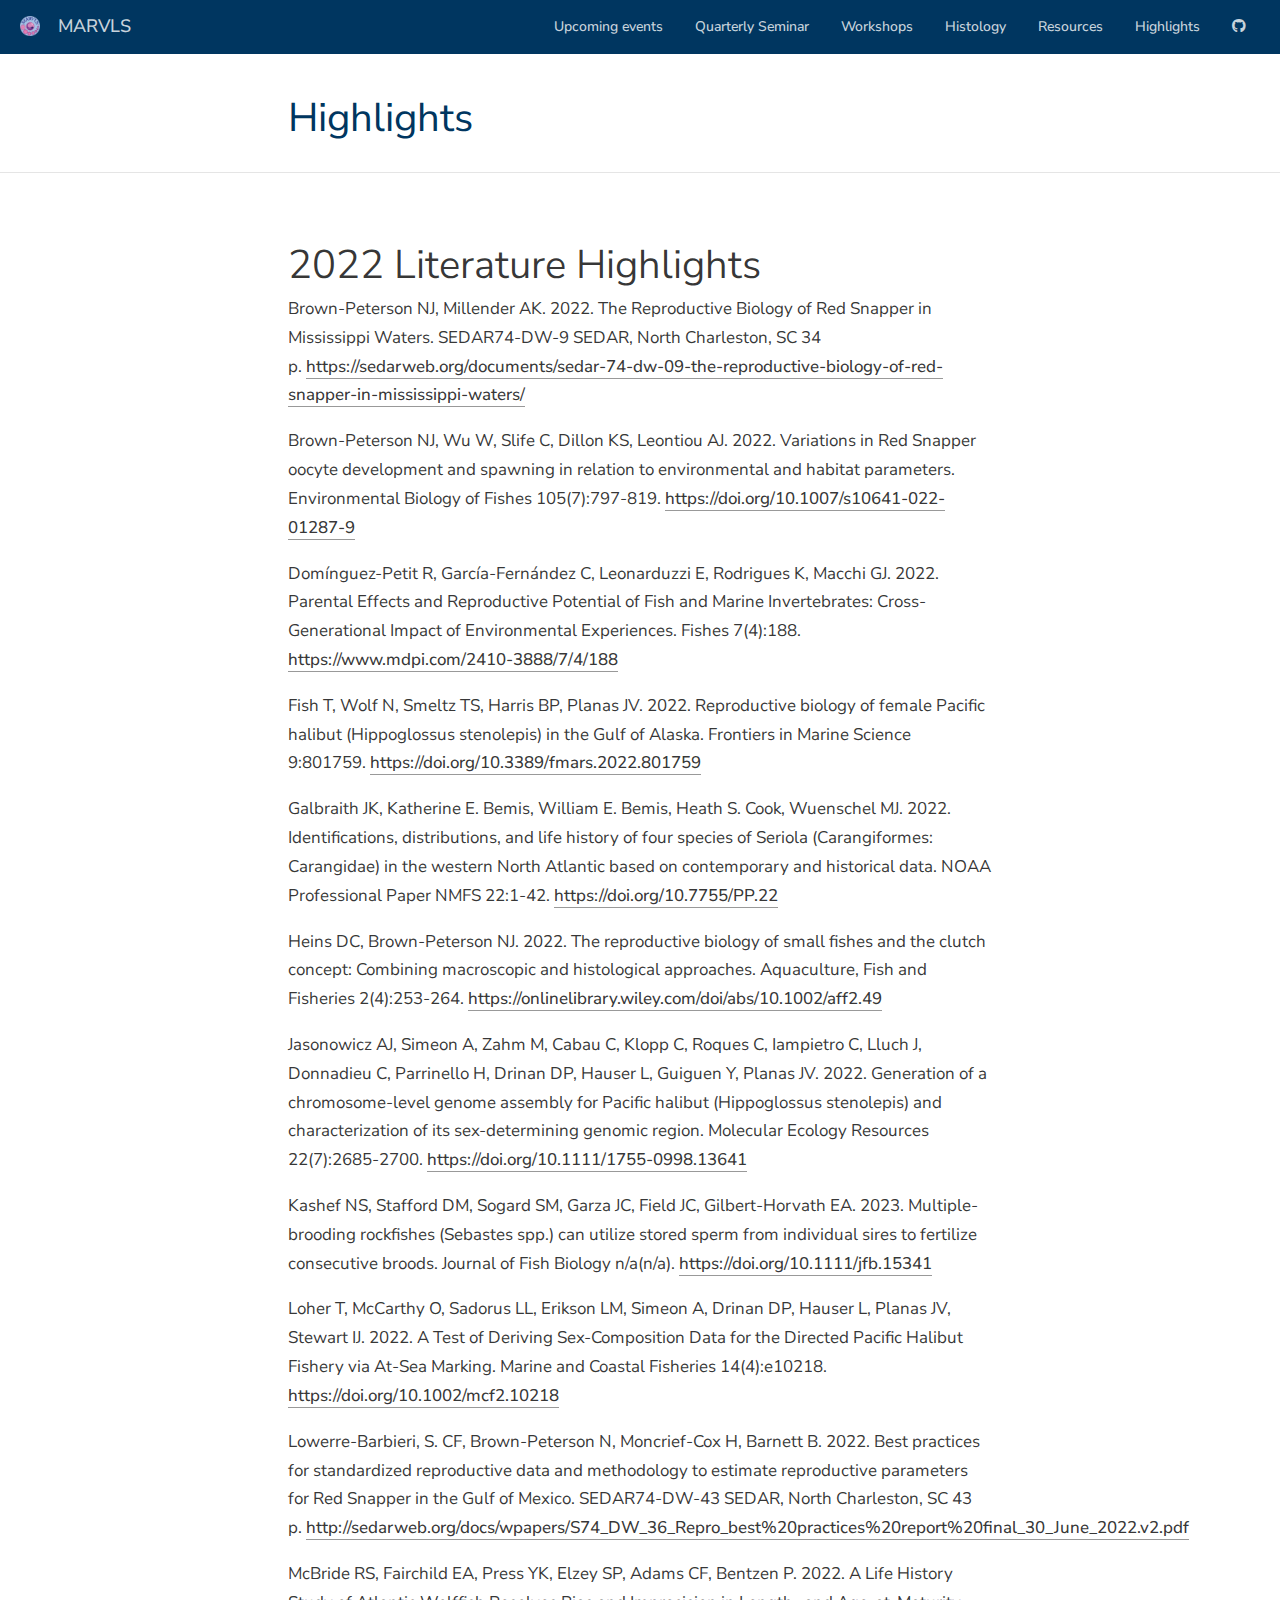
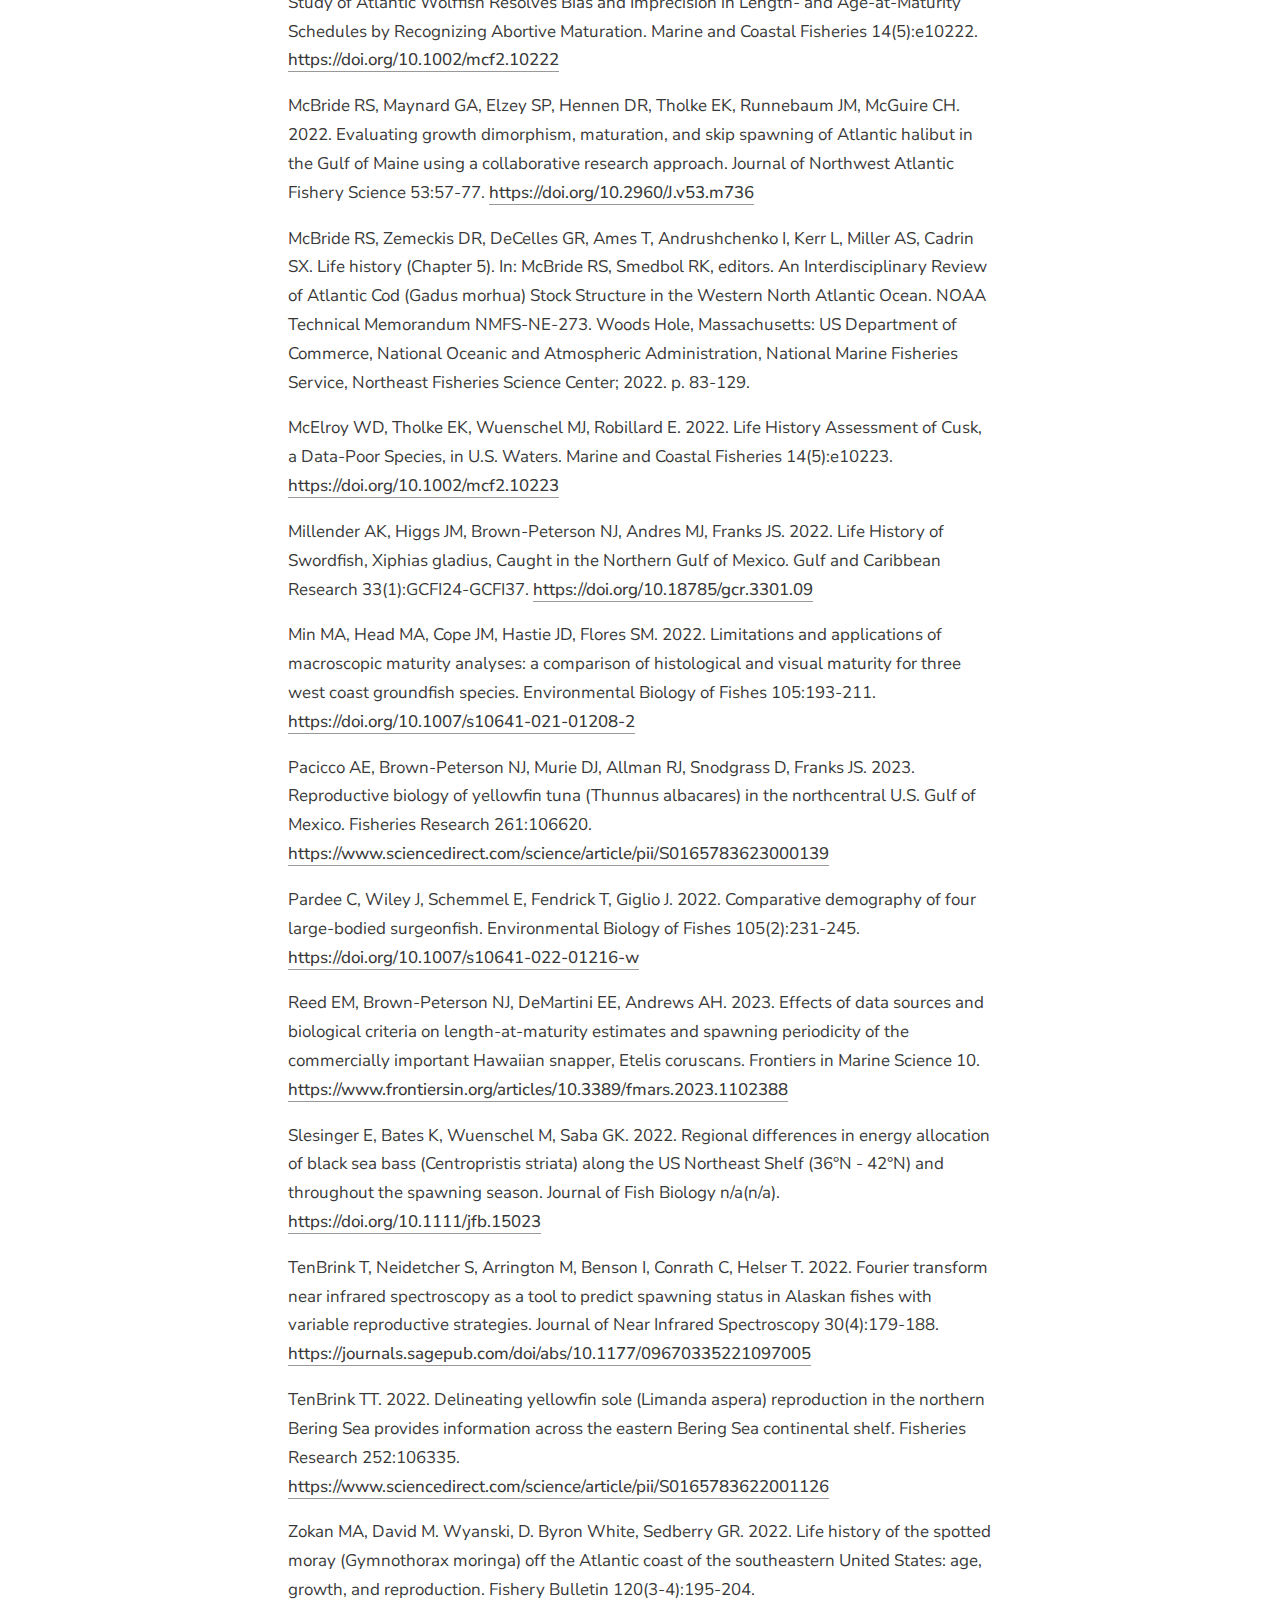
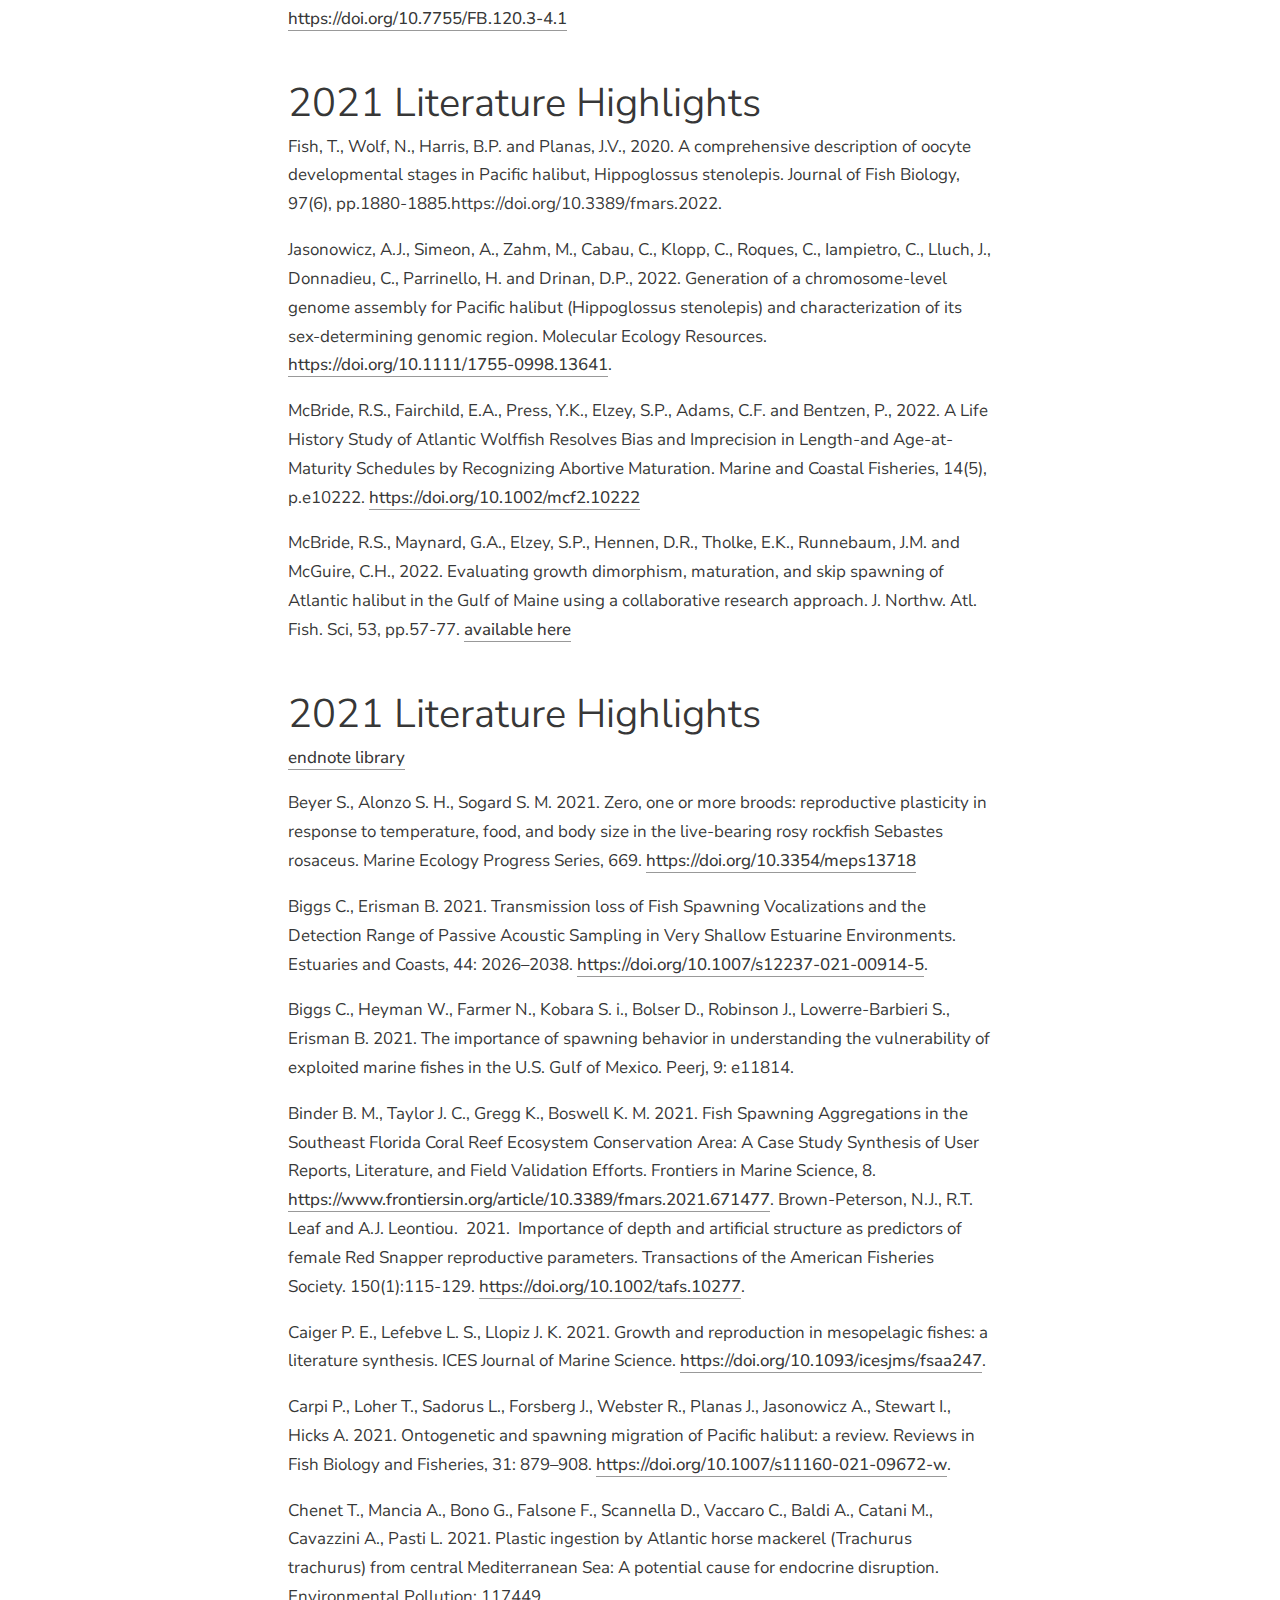
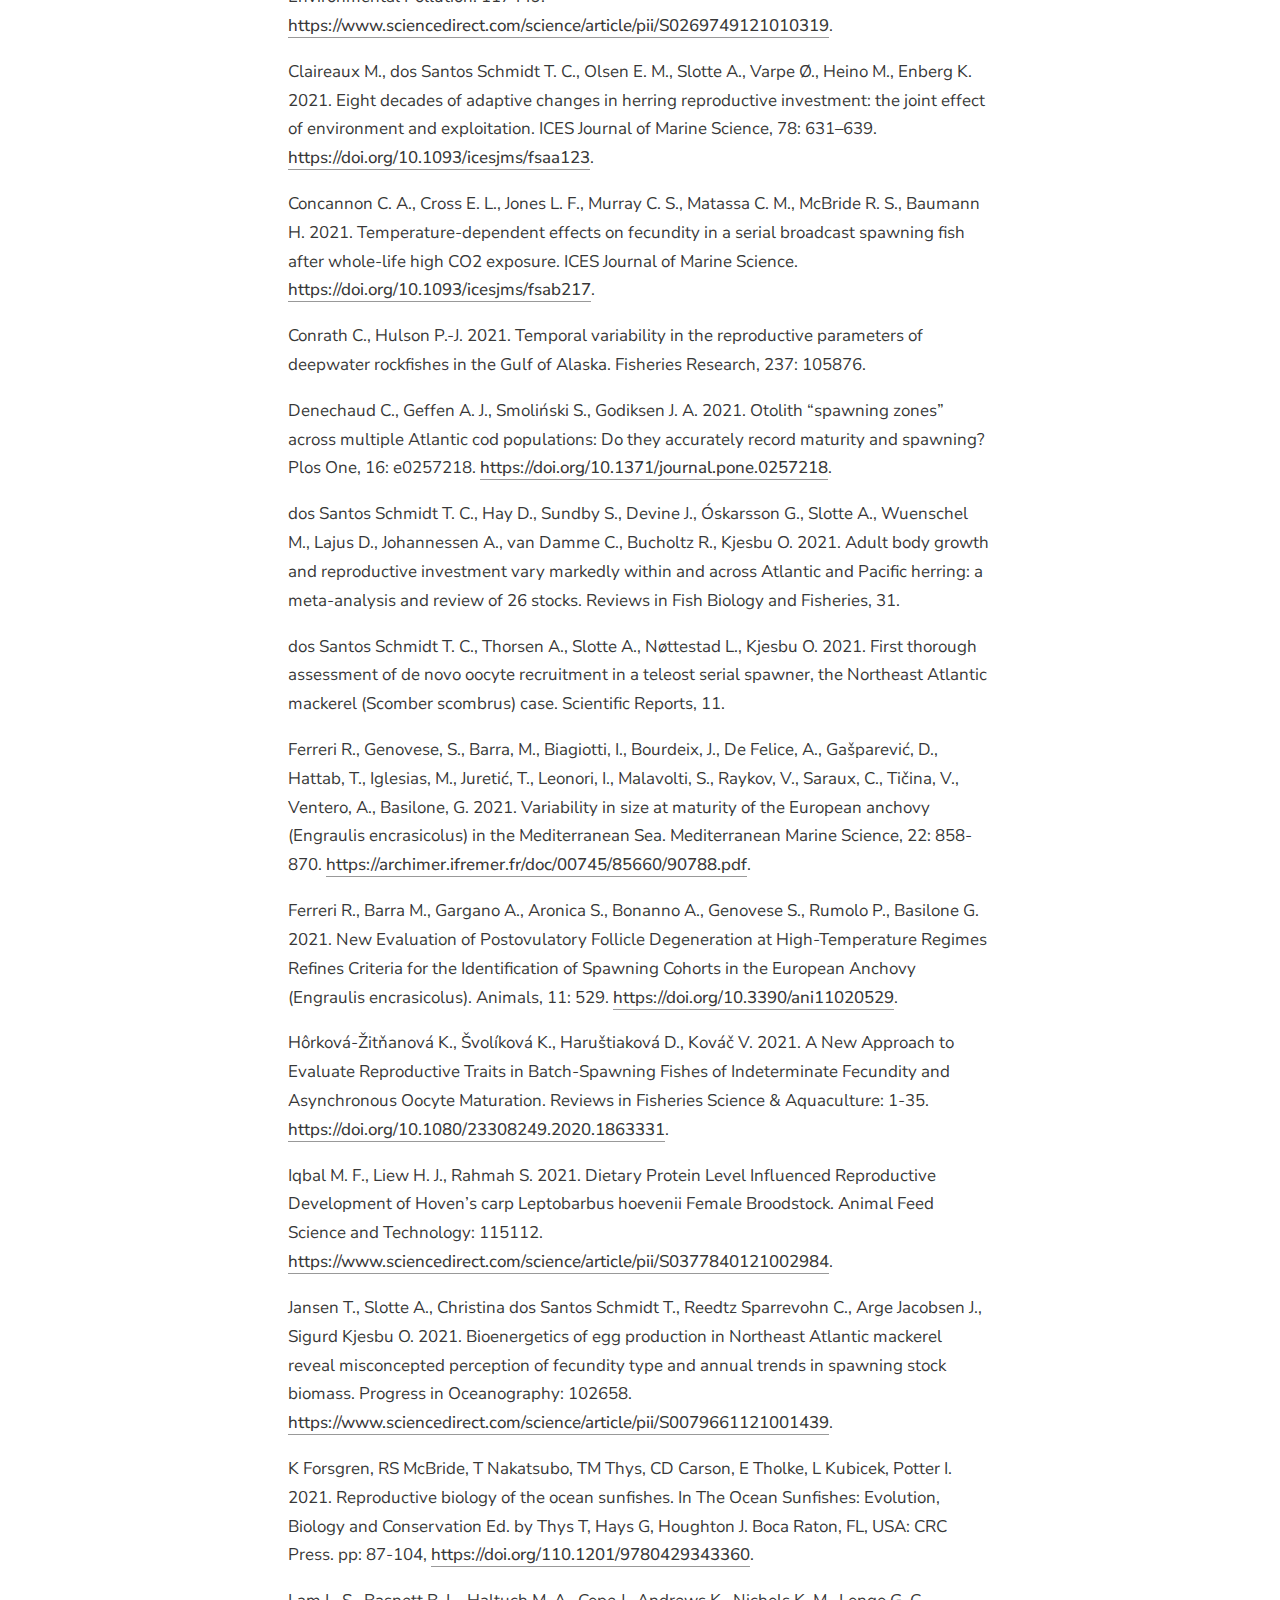
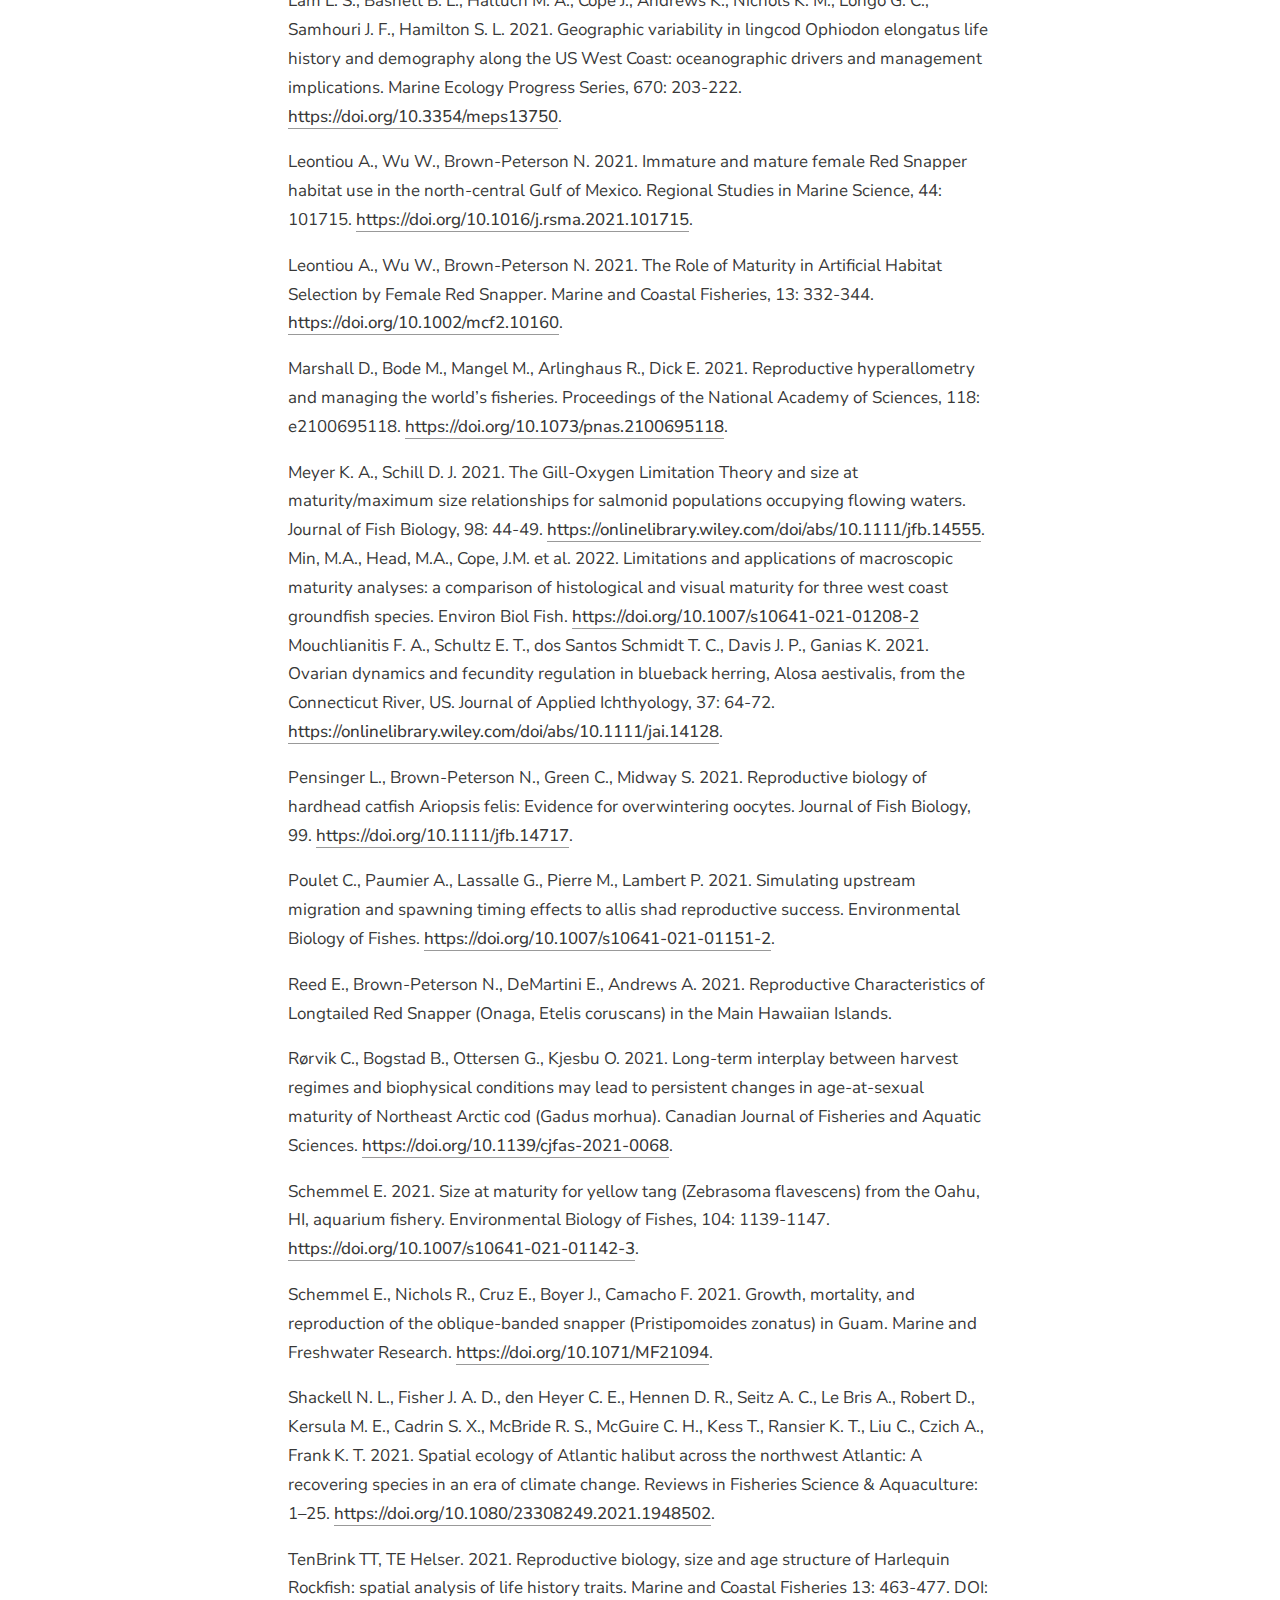
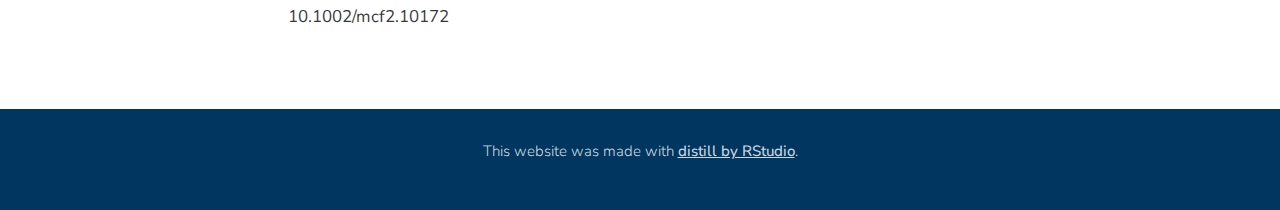
<file: docs/highlights.html>
<!DOCTYPE html>

<html xmlns="http://www.w3.org/1999/xhtml" lang="" xml:lang="">

<head>
  <meta charset="utf-8"/>
  <meta name="viewport" content="width=device-width, initial-scale=1"/>
  <meta http-equiv="X-UA-Compatible" content="IE=Edge,chrome=1"/>
  <meta name="generator" content="distill" />

  <style type="text/css">
  /* Hide doc at startup (prevent jankiness while JS renders/transforms) */
  body {
    visibility: hidden;
  }
  </style>

 <!--radix_placeholder_import_source-->
 <!--/radix_placeholder_import_source-->

<style type="text/css">code{white-space: pre;}</style>
<style type="text/css" data-origin="pandoc">
pre > code.sourceCode { white-space: pre; position: relative; }
pre > code.sourceCode > span { display: inline-block; line-height: 1.25; }
pre > code.sourceCode > span:empty { height: 1.2em; }
.sourceCode { overflow: visible; }
code.sourceCode > span { color: inherit; text-decoration: inherit; }
div.sourceCode { margin: 1em 0; }
pre.sourceCode { margin: 0; }
@media screen {
div.sourceCode { overflow: auto; }
}
@media print {
pre > code.sourceCode { white-space: pre-wrap; }
pre > code.sourceCode > span { text-indent: -5em; padding-left: 5em; }
}
pre.numberSource code
  { counter-reset: source-line 0; }
pre.numberSource code > span
  { position: relative; left: -4em; counter-increment: source-line; }
pre.numberSource code > span > a:first-child::before
  { content: counter(source-line);
    position: relative; left: -1em; text-align: right; vertical-align: baseline;
    border: none; display: inline-block;
    -webkit-touch-callout: none; -webkit-user-select: none;
    -khtml-user-select: none; -moz-user-select: none;
    -ms-user-select: none; user-select: none;
    padding: 0 4px; width: 4em;
    color: #aaaaaa;
  }
pre.numberSource { margin-left: 3em; border-left: 1px solid #aaaaaa;  padding-left: 4px; }
div.sourceCode
  { color: #00769e; background-color: #f1f3f5; }
@media screen {
pre > code.sourceCode > span > a:first-child::before { text-decoration: underline; }
}
code span { color: #00769e; } /* Normal */
code span.al { color: #ad0000; } /* Alert */
code span.an { color: #5e5e5e; } /* Annotation */
code span.at { color: #657422; } /* Attribute */
code span.bn { color: #ad0000; } /* BaseN */
code span.bu { } /* BuiltIn */
code span.cf { color: #00769e; } /* ControlFlow */
code span.ch { color: #20794d; } /* Char */
code span.cn { color: #8f5902; } /* Constant */
code span.co { color: #5e5e5e; } /* Comment */
code span.cv { color: #5e5e5e; font-style: italic; } /* CommentVar */
code span.do { color: #5e5e5e; font-style: italic; } /* Documentation */
code span.dt { color: #ad0000; } /* DataType */
code span.dv { color: #ad0000; } /* DecVal */
code span.er { color: #ad0000; } /* Error */
code span.ex { } /* Extension */
code span.fl { color: #ad0000; } /* Float */
code span.fu { color: #4758ab; } /* Function */
code span.im { } /* Import */
code span.in { color: #5e5e5e; } /* Information */
code span.kw { color: #00769e; } /* Keyword */
code span.op { color: #5e5e5e; } /* Operator */
code span.ot { color: #00769e; } /* Other */
code span.pp { color: #ad0000; } /* Preprocessor */
code span.sc { color: #5e5e5e; } /* SpecialChar */
code span.ss { color: #20794d; } /* SpecialString */
code span.st { color: #20794d; } /* String */
code span.va { color: #111111; } /* Variable */
code span.vs { color: #20794d; } /* VerbatimString */
code span.wa { color: #5e5e5e; font-style: italic; } /* Warning */
</style>


  <!--radix_placeholder_meta_tags-->
  <title>MARVLS: Highlights</title>


  <link rel="icon" type="image/vnd.microsoft.icon" href="favicon.ico"/>


  <!--  https://developers.facebook.com/docs/sharing/webmasters#markup -->
  <meta property="og:title" content="MARVLS: Highlights"/>
  <meta property="og:type" content="article"/>
  <meta property="og:locale" content="en_US"/>
  <meta property="og:site_name" content="MARVLS"/>

  <!--  https://dev.twitter.com/cards/types/summary -->
  <meta property="twitter:card" content="summary"/>
  <meta property="twitter:title" content="MARVLS: Highlights"/>

  <!--/radix_placeholder_meta_tags-->
  <!--radix_placeholder_rmarkdown_metadata-->

  <script type="text/json" id="radix-rmarkdown-metadata">
  {"type":"list","attributes":{"names":{"type":"character","attributes":{},"value":["title"]}},"value":[{"type":"character","attributes":{},"value":["Highlights"]}]}
  </script>
  <!--/radix_placeholder_rmarkdown_metadata-->
  <!--radix_placeholder_navigation_in_header-->
  <meta name="distill:offset" content=""/>

  <script type="application/javascript">

    window.headroom_prevent_pin = false;

    window.document.addEventListener("DOMContentLoaded", function (event) {

      // initialize headroom for banner
      var header = $('header').get(0);
      var headerHeight = header.offsetHeight;
      var headroom = new Headroom(header, {
        tolerance: 5,
        onPin : function() {
          if (window.headroom_prevent_pin) {
            window.headroom_prevent_pin = false;
            headroom.unpin();
          }
        }
      });
      headroom.init();
      if(window.location.hash)
        headroom.unpin();
      $(header).addClass('headroom--transition');

      // offset scroll location for banner on hash change
      // (see: https://github.com/WickyNilliams/headroom.js/issues/38)
      window.addEventListener("hashchange", function(event) {
        window.scrollTo(0, window.pageYOffset - (headerHeight + 25));
      });

      // responsive menu
      $('.distill-site-header').each(function(i, val) {
        var topnav = $(this);
        var toggle = topnav.find('.nav-toggle');
        toggle.on('click', function() {
          topnav.toggleClass('responsive');
        });
      });

      // nav dropdowns
      $('.nav-dropbtn').click(function(e) {
        $(this).next('.nav-dropdown-content').toggleClass('nav-dropdown-active');
        $(this).parent().siblings('.nav-dropdown')
           .children('.nav-dropdown-content').removeClass('nav-dropdown-active');
      });
      $("body").click(function(e){
        $('.nav-dropdown-content').removeClass('nav-dropdown-active');
      });
      $(".nav-dropdown").click(function(e){
        e.stopPropagation();
      });
    });
  </script>

  <style type="text/css">

  /* Theme (user-documented overrideables for nav appearance) */

  .distill-site-nav {
    color: rgba(255, 255, 255, 0.8);
    background-color: #0F2E3D;
    font-size: 15px;
    font-weight: 300;
  }

  .distill-site-nav a {
    color: inherit;
    text-decoration: none;
  }

  .distill-site-nav a:hover {
    color: white;
  }

  @media print {
    .distill-site-nav {
      display: none;
    }
  }

  .distill-site-header {

  }

  .distill-site-footer {

  }


  /* Site Header */

  .distill-site-header {
    width: 100%;
    box-sizing: border-box;
    z-index: 3;
  }

  .distill-site-header .nav-left {
    display: inline-block;
    margin-left: 8px;
  }

  @media screen and (max-width: 768px) {
    .distill-site-header .nav-left {
      margin-left: 0;
    }
  }


  .distill-site-header .nav-right {
    float: right;
    margin-right: 8px;
  }

  .distill-site-header a,
  .distill-site-header .title {
    display: inline-block;
    text-align: center;
    padding: 14px 10px 14px 10px;
  }

  .distill-site-header .title {
    font-size: 18px;
    min-width: 150px;
  }

  .distill-site-header .logo {
    padding: 0;
  }

  .distill-site-header .logo img {
    display: none;
    max-height: 20px;
    width: auto;
    margin-bottom: -4px;
  }

  .distill-site-header .nav-image img {
    max-height: 18px;
    width: auto;
    display: inline-block;
    margin-bottom: -3px;
  }



  @media screen and (min-width: 1000px) {
    .distill-site-header .logo img {
      display: inline-block;
    }
    .distill-site-header .nav-left {
      margin-left: 20px;
    }
    .distill-site-header .nav-right {
      margin-right: 20px;
    }
    .distill-site-header .title {
      padding-left: 12px;
    }
  }


  .distill-site-header .nav-toggle {
    display: none;
  }

  .nav-dropdown {
    display: inline-block;
    position: relative;
  }

  .nav-dropdown .nav-dropbtn {
    border: none;
    outline: none;
    color: rgba(255, 255, 255, 0.8);
    padding: 16px 10px;
    background-color: transparent;
    font-family: inherit;
    font-size: inherit;
    font-weight: inherit;
    margin: 0;
    margin-top: 1px;
    z-index: 2;
  }

  .nav-dropdown-content {
    display: none;
    position: absolute;
    background-color: white;
    min-width: 200px;
    border: 1px solid rgba(0,0,0,0.15);
    border-radius: 4px;
    box-shadow: 0px 8px 16px 0px rgba(0,0,0,0.1);
    z-index: 1;
    margin-top: 2px;
    white-space: nowrap;
    padding-top: 4px;
    padding-bottom: 4px;
  }

  .nav-dropdown-content hr {
    margin-top: 4px;
    margin-bottom: 4px;
    border: none;
    border-bottom: 1px solid rgba(0, 0, 0, 0.1);
  }

  .nav-dropdown-active {
    display: block;
  }

  .nav-dropdown-content a, .nav-dropdown-content .nav-dropdown-header {
    color: black;
    padding: 6px 24px;
    text-decoration: none;
    display: block;
    text-align: left;
  }

  .nav-dropdown-content .nav-dropdown-header {
    display: block;
    padding: 5px 24px;
    padding-bottom: 0;
    text-transform: uppercase;
    font-size: 14px;
    color: #999999;
    white-space: nowrap;
  }

  .nav-dropdown:hover .nav-dropbtn {
    color: white;
  }

  .nav-dropdown-content a:hover {
    background-color: #ddd;
    color: black;
  }

  .nav-right .nav-dropdown-content {
    margin-left: -45%;
    right: 0;
  }

  @media screen and (max-width: 768px) {
    .distill-site-header a, .distill-site-header .nav-dropdown  {display: none;}
    .distill-site-header a.nav-toggle {
      float: right;
      display: block;
    }
    .distill-site-header .title {
      margin-left: 0;
    }
    .distill-site-header .nav-right {
      margin-right: 0;
    }
    .distill-site-header {
      overflow: hidden;
    }
    .nav-right .nav-dropdown-content {
      margin-left: 0;
    }
  }


  @media screen and (max-width: 768px) {
    .distill-site-header.responsive {position: relative; min-height: 500px; }
    .distill-site-header.responsive a.nav-toggle {
      position: absolute;
      right: 0;
      top: 0;
    }
    .distill-site-header.responsive a,
    .distill-site-header.responsive .nav-dropdown {
      display: block;
      text-align: left;
    }
    .distill-site-header.responsive .nav-left,
    .distill-site-header.responsive .nav-right {
      width: 100%;
    }
    .distill-site-header.responsive .nav-dropdown {float: none;}
    .distill-site-header.responsive .nav-dropdown-content {position: relative;}
    .distill-site-header.responsive .nav-dropdown .nav-dropbtn {
      display: block;
      width: 100%;
      text-align: left;
    }
  }

  /* Site Footer */

  .distill-site-footer {
    width: 100%;
    overflow: hidden;
    box-sizing: border-box;
    z-index: 3;
    margin-top: 30px;
    padding-top: 30px;
    padding-bottom: 30px;
    text-align: center;
  }

  /* Headroom */

  d-title {
    padding-top: 6rem;
  }

  @media print {
    d-title {
      padding-top: 4rem;
    }
  }

  .headroom {
    z-index: 1000;
    position: fixed;
    top: 0;
    left: 0;
    right: 0;
  }

  .headroom--transition {
    transition: all .4s ease-in-out;
  }

  .headroom--unpinned {
    top: -100px;
  }

  .headroom--pinned {
    top: 0;
  }

  /* adjust viewport for navbar height */
  /* helps vertically center bootstrap (non-distill) content */
  .min-vh-100 {
    min-height: calc(100vh - 100px) !important;
  }

  </style>

  <script src="site_libs/jquery-3.6.0/jquery-3.6.0.min.js"></script>
  <link href="site_libs/font-awesome-6.4.2/css/all.min.css" rel="stylesheet"/>
  <link href="site_libs/font-awesome-6.4.2/css/v4-shims.min.css" rel="stylesheet"/>
  <script src="site_libs/headroom-0.9.4/headroom.min.js"></script>
  <!--/radix_placeholder_navigation_in_header-->
  <!--radix_placeholder_distill-->

  <style type="text/css">

  body {
    background-color: white;
  }

  .pandoc-table {
    width: 100%;
  }

  .pandoc-table>caption {
    margin-bottom: 10px;
  }

  .pandoc-table th:not([align]) {
    text-align: left;
  }

  .pagedtable-footer {
    font-size: 15px;
  }

  d-byline .byline {
    grid-template-columns: 2fr 2fr;
  }

  d-byline .byline h3 {
    margin-block-start: 1.5em;
  }

  d-byline .byline .authors-affiliations h3 {
    margin-block-start: 0.5em;
  }

  .authors-affiliations .orcid-id {
    width: 16px;
    height:16px;
    margin-left: 4px;
    margin-right: 4px;
    vertical-align: middle;
    padding-bottom: 2px;
  }

  d-title .dt-tags {
    margin-top: 1em;
    grid-column: text;
  }

  .dt-tags .dt-tag {
    text-decoration: none;
    display: inline-block;
    color: rgba(0,0,0,0.6);
    padding: 0em 0.4em;
    margin-right: 0.5em;
    margin-bottom: 0.4em;
    font-size: 70%;
    border: 1px solid rgba(0,0,0,0.2);
    border-radius: 3px;
    text-transform: uppercase;
    font-weight: 500;
  }

  d-article table.gt_table td,
  d-article table.gt_table th {
    border-bottom: none;
    font-size: 100%;
  }

  .html-widget {
    margin-bottom: 2.0em;
  }

  .l-screen-inset {
    padding-right: 16px;
  }

  .l-screen .caption {
    margin-left: 10px;
  }

  .shaded {
    background: rgb(247, 247, 247);
    padding-top: 20px;
    padding-bottom: 20px;
    border-top: 1px solid rgba(0, 0, 0, 0.1);
    border-bottom: 1px solid rgba(0, 0, 0, 0.1);
  }

  .shaded .html-widget {
    margin-bottom: 0;
    border: 1px solid rgba(0, 0, 0, 0.1);
  }

  .shaded .shaded-content {
    background: white;
  }

  .text-output {
    margin-top: 0;
    line-height: 1.5em;
  }

  .hidden {
    display: none !important;
  }

  d-article {
    padding-top: 2.5rem;
    padding-bottom: 30px;
  }

  d-appendix {
    padding-top: 30px;
  }

  d-article>p>img {
    width: 100%;
  }

  d-article h2 {
    margin: 1rem 0 1.5rem 0;
  }

  d-article h3 {
    margin-top: 1.5rem;
  }

  d-article iframe {
    border: 1px solid rgba(0, 0, 0, 0.1);
    margin-bottom: 2.0em;
    width: 100%;
  }

  /* Tweak code blocks */

  d-article div.sourceCode code,
  d-article pre code {
    font-family: Consolas, Monaco, 'Andale Mono', 'Ubuntu Mono', monospace;
  }

  d-article pre,
  d-article div.sourceCode,
  d-article div.sourceCode pre {
    overflow: auto;
  }

  d-article div.sourceCode {
    background-color: white;
  }

  d-article div.sourceCode pre {
    padding-left: 10px;
    font-size: 12px;
    border-left: 2px solid rgba(0,0,0,0.1);
  }

  d-article pre {
    font-size: 12px;
    color: black;
    background: none;
    margin-top: 0;
    text-align: left;
    white-space: pre;
    word-spacing: normal;
    word-break: normal;
    word-wrap: normal;
    line-height: 1.5;

    -moz-tab-size: 4;
    -o-tab-size: 4;
    tab-size: 4;

    -webkit-hyphens: none;
    -moz-hyphens: none;
    -ms-hyphens: none;
    hyphens: none;
  }

  d-article pre a {
    border-bottom: none;
  }

  d-article pre a:hover {
    border-bottom: none;
    text-decoration: underline;
  }

  d-article details {
    grid-column: text;
    margin-bottom: 0.8em;
  }

  @media(min-width: 768px) {

  d-article pre,
  d-article div.sourceCode,
  d-article div.sourceCode pre {
    overflow: visible !important;
  }

  d-article div.sourceCode pre {
    padding-left: 18px;
    font-size: 14px;
  }

  d-article pre {
    font-size: 14px;
  }

  }

  figure img.external {
    background: white;
    border: 1px solid rgba(0, 0, 0, 0.1);
    box-shadow: 0 1px 8px rgba(0, 0, 0, 0.1);
    padding: 18px;
    box-sizing: border-box;
  }

  /* CSS for d-contents */

  .d-contents {
    grid-column: text;
    color: rgba(0,0,0,0.8);
    font-size: 0.9em;
    padding-bottom: 1em;
    margin-bottom: 1em;
    padding-bottom: 0.5em;
    margin-bottom: 1em;
    padding-left: 0.25em;
    justify-self: start;
  }

  @media(min-width: 1000px) {
    .d-contents.d-contents-float {
      height: 0;
      grid-column-start: 1;
      grid-column-end: 4;
      justify-self: center;
      padding-right: 3em;
      padding-left: 2em;
    }
  }

  .d-contents nav h3 {
    font-size: 18px;
    margin-top: 0;
    margin-bottom: 1em;
  }

  .d-contents li {
    list-style-type: none
  }

  .d-contents nav > ul {
    padding-left: 0;
  }

  .d-contents ul {
    padding-left: 1em
  }

  .d-contents nav ul li {
    margin-top: 0.6em;
    margin-bottom: 0.2em;
  }

  .d-contents nav a {
    font-size: 13px;
    border-bottom: none;
    text-decoration: none
    color: rgba(0, 0, 0, 0.8);
  }

  .d-contents nav a:hover {
    text-decoration: underline solid rgba(0, 0, 0, 0.6)
  }

  .d-contents nav > ul > li > a {
    font-weight: 600;
  }

  .d-contents nav > ul > li > ul {
    font-weight: inherit;
  }

  .d-contents nav > ul > li > ul > li {
    margin-top: 0.2em;
  }


  .d-contents nav ul {
    margin-top: 0;
    margin-bottom: 0.25em;
  }

  .d-article-with-toc h2:nth-child(2) {
    margin-top: 0;
  }


  /* Figure */

  .figure {
    position: relative;
    margin-bottom: 2.5em;
    margin-top: 1.5em;
  }

  .figure .caption {
    color: rgba(0, 0, 0, 0.6);
    font-size: 12px;
    line-height: 1.5em;
  }

  .figure img.external {
    background: white;
    border: 1px solid rgba(0, 0, 0, 0.1);
    box-shadow: 0 1px 8px rgba(0, 0, 0, 0.1);
    padding: 18px;
    box-sizing: border-box;
  }

  .figure .caption a {
    color: rgba(0, 0, 0, 0.6);
  }

  .figure .caption b,
  .figure .caption strong, {
    font-weight: 600;
    color: rgba(0, 0, 0, 1.0);
  }

  /* Citations */

  d-article .citation {
    color: inherit;
    cursor: inherit;
  }

  div.hanging-indent{
    margin-left: 1em; text-indent: -1em;
  }

  /* Citation hover box */

  .tippy-box[data-theme~=light-border] {
    background-color: rgba(250, 250, 250, 0.95);
  }

  .tippy-content > p {
    margin-bottom: 0;
    padding: 2px;
  }


  /* Tweak 1000px media break to show more text */

  @media(min-width: 1000px) {
    .base-grid,
    distill-header,
    d-title,
    d-abstract,
    d-article,
    d-appendix,
    distill-appendix,
    d-byline,
    d-footnote-list,
    d-citation-list,
    distill-footer {
      grid-template-columns: [screen-start] 1fr [page-start kicker-start] 80px [middle-start] 50px [text-start kicker-end] 65px 65px 65px 65px 65px 65px 65px 65px [text-end gutter-start] 65px [middle-end] 65px [page-end gutter-end] 1fr [screen-end];
      grid-column-gap: 16px;
    }

    .grid {
      grid-column-gap: 16px;
    }

    d-article {
      font-size: 1.06rem;
      line-height: 1.7em;
    }
    figure .caption, .figure .caption, figure figcaption {
      font-size: 13px;
    }
  }

  @media(min-width: 1180px) {
    .base-grid,
    distill-header,
    d-title,
    d-abstract,
    d-article,
    d-appendix,
    distill-appendix,
    d-byline,
    d-footnote-list,
    d-citation-list,
    distill-footer {
      grid-template-columns: [screen-start] 1fr [page-start kicker-start] 60px [middle-start] 60px [text-start kicker-end] 60px 60px 60px 60px 60px 60px 60px 60px [text-end gutter-start] 60px [middle-end] 60px [page-end gutter-end] 1fr [screen-end];
      grid-column-gap: 32px;
    }

    .grid {
      grid-column-gap: 32px;
    }
  }


  /* Get the citation styles for the appendix (not auto-injected on render since
     we do our own rendering of the citation appendix) */

  d-appendix .citation-appendix,
  .d-appendix .citation-appendix {
    font-size: 11px;
    line-height: 15px;
    border-left: 1px solid rgba(0, 0, 0, 0.1);
    padding-left: 18px;
    border: 1px solid rgba(0,0,0,0.1);
    background: rgba(0, 0, 0, 0.02);
    padding: 10px 18px;
    border-radius: 3px;
    color: rgba(150, 150, 150, 1);
    overflow: hidden;
    margin-top: -12px;
    white-space: pre-wrap;
    word-wrap: break-word;
  }

  /* Include appendix styles here so they can be overridden */

  d-appendix {
    contain: layout style;
    font-size: 0.8em;
    line-height: 1.7em;
    margin-top: 60px;
    margin-bottom: 0;
    border-top: 1px solid rgba(0, 0, 0, 0.1);
    color: rgba(0,0,0,0.5);
    padding-top: 60px;
    padding-bottom: 48px;
  }

  d-appendix h3 {
    grid-column: page-start / text-start;
    font-size: 15px;
    font-weight: 500;
    margin-top: 1em;
    margin-bottom: 0;
    color: rgba(0,0,0,0.65);
  }

  d-appendix h3 + * {
    margin-top: 1em;
  }

  d-appendix ol {
    padding: 0 0 0 15px;
  }

  @media (min-width: 768px) {
    d-appendix ol {
      padding: 0 0 0 30px;
      margin-left: -30px;
    }
  }

  d-appendix li {
    margin-bottom: 1em;
  }

  d-appendix a {
    color: rgba(0, 0, 0, 0.6);
  }

  d-appendix > * {
    grid-column: text;
  }

  d-appendix > d-footnote-list,
  d-appendix > d-citation-list,
  d-appendix > distill-appendix {
    grid-column: screen;
  }

  /* Include footnote styles here so they can be overridden */

  d-footnote-list {
    contain: layout style;
  }

  d-footnote-list > * {
    grid-column: text;
  }

  d-footnote-list a.footnote-backlink {
    color: rgba(0,0,0,0.3);
    padding-left: 0.5em;
  }



  /* Anchor.js */

  .anchorjs-link {
    /*transition: all .25s linear; */
    text-decoration: none;
    border-bottom: none;
  }
  *:hover > .anchorjs-link {
    margin-left: -1.125em !important;
    text-decoration: none;
    border-bottom: none;
  }

  /* Social footer */

  .social_footer {
    margin-top: 30px;
    margin-bottom: 0;
    color: rgba(0,0,0,0.67);
  }

  .disqus-comments {
    margin-right: 30px;
  }

  .disqus-comment-count {
    border-bottom: 1px solid rgba(0, 0, 0, 0.4);
    cursor: pointer;
  }

  #disqus_thread {
    margin-top: 30px;
  }

  .article-sharing a {
    border-bottom: none;
    margin-right: 8px;
  }

  .article-sharing a:hover {
    border-bottom: none;
  }

  .sidebar-section.subscribe {
    font-size: 12px;
    line-height: 1.6em;
  }

  .subscribe p {
    margin-bottom: 0.5em;
  }


  .article-footer .subscribe {
    font-size: 15px;
    margin-top: 45px;
  }


  .sidebar-section.custom {
    font-size: 12px;
    line-height: 1.6em;
  }

  .custom p {
    margin-bottom: 0.5em;
  }

  /* Styles for listing layout (hide title) */
  .layout-listing d-title, .layout-listing .d-title {
    display: none;
  }

  /* Styles for posts lists (not auto-injected) */


  .posts-with-sidebar {
    padding-left: 45px;
    padding-right: 45px;
  }

  .posts-list .description h2,
  .posts-list .description p {
    font-family: -apple-system, BlinkMacSystemFont, "Segoe UI", Roboto, Oxygen, Ubuntu, Cantarell, "Fira Sans", "Droid Sans", "Helvetica Neue", Arial, sans-serif;
  }

  .posts-list .description h2 {
    font-weight: 700;
    border-bottom: none;
    padding-bottom: 0;
  }

  .posts-list h2.post-tag {
    border-bottom: 1px solid rgba(0, 0, 0, 0.2);
    padding-bottom: 12px;
  }
  .posts-list {
    margin-top: 60px;
    margin-bottom: 24px;
  }

  .posts-list .post-preview {
    text-decoration: none;
    overflow: hidden;
    display: block;
    border-bottom: 1px solid rgba(0, 0, 0, 0.1);
    padding: 24px 0;
  }

  .post-preview-last {
    border-bottom: none !important;
  }

  .posts-list .posts-list-caption {
    grid-column: screen;
    font-weight: 400;
  }

  .posts-list .post-preview h2 {
    margin: 0 0 6px 0;
    line-height: 1.2em;
    font-style: normal;
    font-size: 24px;
  }

  .posts-list .post-preview p {
    margin: 0 0 12px 0;
    line-height: 1.4em;
    font-size: 16px;
  }

  .posts-list .post-preview .thumbnail {
    box-sizing: border-box;
    margin-bottom: 24px;
    position: relative;
    max-width: 500px;
  }
  .posts-list .post-preview img {
    width: 100%;
    display: block;
  }

  .posts-list .metadata {
    font-size: 12px;
    line-height: 1.4em;
    margin-bottom: 18px;
  }

  .posts-list .metadata > * {
    display: inline-block;
  }

  .posts-list .metadata .publishedDate {
    margin-right: 2em;
  }

  .posts-list .metadata .dt-authors {
    display: block;
    margin-top: 0.3em;
    margin-right: 2em;
  }

  .posts-list .dt-tags {
    display: block;
    line-height: 1em;
  }

  .posts-list .dt-tags .dt-tag {
    display: inline-block;
    color: rgba(0,0,0,0.6);
    padding: 0.3em 0.4em;
    margin-right: 0.2em;
    margin-bottom: 0.4em;
    font-size: 60%;
    border: 1px solid rgba(0,0,0,0.2);
    border-radius: 3px;
    text-transform: uppercase;
    font-weight: 500;
  }

  .posts-list img {
    opacity: 1;
  }

  .posts-list img[data-src] {
    opacity: 0;
  }

  .posts-more {
    clear: both;
  }


  .posts-sidebar {
    font-size: 16px;
  }

  .posts-sidebar h3 {
    font-size: 16px;
    margin-top: 0;
    margin-bottom: 0.5em;
    font-weight: 400;
    text-transform: uppercase;
  }

  .sidebar-section {
    margin-bottom: 30px;
  }

  .categories ul {
    list-style-type: none;
    margin: 0;
    padding: 0;
  }

  .categories li {
    color: rgba(0, 0, 0, 0.8);
    margin-bottom: 0;
  }

  .categories li>a {
    border-bottom: none;
  }

  .categories li>a:hover {
    border-bottom: 1px solid rgba(0, 0, 0, 0.4);
  }

  .categories .active {
    font-weight: 600;
  }

  .categories .category-count {
    color: rgba(0, 0, 0, 0.4);
  }


  @media(min-width: 768px) {
    .posts-list .post-preview h2 {
      font-size: 26px;
    }
    .posts-list .post-preview .thumbnail {
      float: right;
      width: 30%;
      margin-bottom: 0;
    }
    .posts-list .post-preview .description {
      float: left;
      width: 45%;
    }
    .posts-list .post-preview .metadata {
      float: left;
      width: 20%;
      margin-top: 8px;
    }
    .posts-list .post-preview p {
      margin: 0 0 12px 0;
      line-height: 1.5em;
      font-size: 16px;
    }
    .posts-with-sidebar .posts-list {
      float: left;
      width: 75%;
    }
    .posts-with-sidebar .posts-sidebar {
      float: right;
      width: 20%;
      margin-top: 60px;
      padding-top: 24px;
      padding-bottom: 24px;
    }
  }


  /* Improve display for browsers without grid (IE/Edge <= 15) */

  .downlevel {
    line-height: 1.6em;
    font-family: -apple-system, BlinkMacSystemFont, "Segoe UI", Roboto, Oxygen, Ubuntu, Cantarell, "Fira Sans", "Droid Sans", "Helvetica Neue", Arial, sans-serif;
    margin: 0;
  }

  .downlevel .d-title {
    padding-top: 6rem;
    padding-bottom: 1.5rem;
  }

  .downlevel .d-title h1 {
    font-size: 50px;
    font-weight: 700;
    line-height: 1.1em;
    margin: 0 0 0.5rem;
  }

  .downlevel .d-title p {
    font-weight: 300;
    font-size: 1.2rem;
    line-height: 1.55em;
    margin-top: 0;
  }

  .downlevel .d-byline {
    padding-top: 0.8em;
    padding-bottom: 0.8em;
    font-size: 0.8rem;
    line-height: 1.8em;
  }

  .downlevel .section-separator {
    border: none;
    border-top: 1px solid rgba(0, 0, 0, 0.1);
  }

  .downlevel .d-article {
    font-size: 1.06rem;
    line-height: 1.7em;
    padding-top: 1rem;
    padding-bottom: 2rem;
  }


  .downlevel .d-appendix {
    padding-left: 0;
    padding-right: 0;
    max-width: none;
    font-size: 0.8em;
    line-height: 1.7em;
    margin-bottom: 0;
    color: rgba(0,0,0,0.5);
    padding-top: 40px;
    padding-bottom: 48px;
  }

  .downlevel .footnotes ol {
    padding-left: 13px;
  }

  .downlevel .base-grid,
  .downlevel .distill-header,
  .downlevel .d-title,
  .downlevel .d-abstract,
  .downlevel .d-article,
  .downlevel .d-appendix,
  .downlevel .distill-appendix,
  .downlevel .d-byline,
  .downlevel .d-footnote-list,
  .downlevel .d-citation-list,
  .downlevel .distill-footer,
  .downlevel .appendix-bottom,
  .downlevel .posts-container {
    padding-left: 40px;
    padding-right: 40px;
  }

  @media(min-width: 768px) {
    .downlevel .base-grid,
    .downlevel .distill-header,
    .downlevel .d-title,
    .downlevel .d-abstract,
    .downlevel .d-article,
    .downlevel .d-appendix,
    .downlevel .distill-appendix,
    .downlevel .d-byline,
    .downlevel .d-footnote-list,
    .downlevel .d-citation-list,
    .downlevel .distill-footer,
    .downlevel .appendix-bottom,
    .downlevel .posts-container {
    padding-left: 150px;
    padding-right: 150px;
    max-width: 900px;
  }
  }

  .downlevel pre code {
    display: block;
    border-left: 2px solid rgba(0, 0, 0, .1);
    padding: 0 0 0 20px;
    font-size: 14px;
  }

  .downlevel code, .downlevel pre {
    color: black;
    background: none;
    font-family: Consolas, Monaco, 'Andale Mono', 'Ubuntu Mono', monospace;
    text-align: left;
    white-space: pre;
    word-spacing: normal;
    word-break: normal;
    word-wrap: normal;
    line-height: 1.5;

    -moz-tab-size: 4;
    -o-tab-size: 4;
    tab-size: 4;

    -webkit-hyphens: none;
    -moz-hyphens: none;
    -ms-hyphens: none;
    hyphens: none;
  }

  .downlevel .posts-list .post-preview {
    color: inherit;
  }



  </style>

  <script type="application/javascript">

  function is_downlevel_browser() {
    if (bowser.isUnsupportedBrowser({ msie: "12", msedge: "16"},
                                   window.navigator.userAgent)) {
      return true;
    } else {
      return window.load_distill_framework === undefined;
    }
  }

  // show body when load is complete
  function on_load_complete() {

    // add anchors
    if (window.anchors) {
      window.anchors.options.placement = 'left';
      window.anchors.add('d-article > h2, d-article > h3, d-article > h4, d-article > h5');
    }


    // set body to visible
    document.body.style.visibility = 'visible';

    // force redraw for leaflet widgets
    if (window.HTMLWidgets) {
      var maps = window.HTMLWidgets.findAll(".leaflet");
      $.each(maps, function(i, el) {
        var map = this.getMap();
        map.invalidateSize();
        map.eachLayer(function(layer) {
          if (layer instanceof L.TileLayer)
            layer.redraw();
        });
      });
    }

    // trigger 'shown' so htmlwidgets resize
    $('d-article').trigger('shown');
  }

  function init_distill() {

    init_common();

    // create front matter
    var front_matter = $('<d-front-matter></d-front-matter>');
    $('#distill-front-matter').wrap(front_matter);

    // create d-title
    $('.d-title').changeElementType('d-title');

    // create d-byline
    var byline = $('<d-byline></d-byline>');
    $('.d-byline').replaceWith(byline);

    // create d-article
    var article = $('<d-article></d-article>');
    $('.d-article').wrap(article).children().unwrap();

    // move posts container into article
    $('.posts-container').appendTo($('d-article'));

    // create d-appendix
    $('.d-appendix').changeElementType('d-appendix');

    // flag indicating that we have appendix items
    var appendix = $('.appendix-bottom').children('h3').length > 0;

    // replace footnotes with <d-footnote>
    $('.footnote-ref').each(function(i, val) {
      appendix = true;
      var href = $(this).attr('href');
      var id = href.replace('#', '');
      var fn = $('#' + id);
      var fn_p = $('#' + id + '>p');
      fn_p.find('.footnote-back').remove();
      var text = fn_p.html();
      var dtfn = $('<d-footnote></d-footnote>');
      dtfn.html(text);
      $(this).replaceWith(dtfn);
    });
    // remove footnotes
    $('.footnotes').remove();

    // move refs into #references-listing
    $('#references-listing').replaceWith($('#refs'));

    $('h1.appendix, h2.appendix').each(function(i, val) {
      $(this).changeElementType('h3');
    });
    $('h3.appendix').each(function(i, val) {
      var id = $(this).attr('id');
      $('.d-contents a[href="#' + id + '"]').parent().remove();
      appendix = true;
      $(this).nextUntil($('h1, h2, h3')).addBack().appendTo($('d-appendix'));
    });

    // show d-appendix if we have appendix content
    $("d-appendix").css('display', appendix ? 'grid' : 'none');

    // localize layout chunks to just output
    $('.layout-chunk').each(function(i, val) {

      // capture layout
      var layout = $(this).attr('data-layout');

      // apply layout to markdown level block elements
      var elements = $(this).children().not('details, div.sourceCode, pre, script');
      elements.each(function(i, el) {
        var layout_div = $('<div class="' + layout + '"></div>');
        if (layout_div.hasClass('shaded')) {
          var shaded_content = $('<div class="shaded-content"></div>');
          $(this).wrap(shaded_content);
          $(this).parent().wrap(layout_div);
        } else {
          $(this).wrap(layout_div);
        }
      });


      // unwrap the layout-chunk div
      $(this).children().unwrap();
    });

    // remove code block used to force  highlighting css
    $('.distill-force-highlighting-css').parent().remove();

    // remove empty line numbers inserted by pandoc when using a
    // custom syntax highlighting theme
    $('code.sourceCode a:empty').remove();

    // load distill framework
    load_distill_framework();

    // wait for window.distillRunlevel == 4 to do post processing
    function distill_post_process() {

      if (!window.distillRunlevel || window.distillRunlevel < 4)
        return;

      // hide author/affiliations entirely if we have no authors
      var front_matter = JSON.parse($("#distill-front-matter").html());
      var have_authors = front_matter.authors && front_matter.authors.length > 0;
      if (!have_authors)
        $('d-byline').addClass('hidden');

      // article with toc class
      $('.d-contents').parent().addClass('d-article-with-toc');

      // strip links that point to #
      $('.authors-affiliations').find('a[href="#"]').removeAttr('href');

      // add orcid ids
      $('.authors-affiliations').find('.author').each(function(i, el) {
        var orcid_id = front_matter.authors[i].orcidID;
        if (orcid_id) {
          var a = $('<a></a>');
          a.attr('href', 'https://orcid.org/' + orcid_id);
          var img = $('<img></img>');
          img.addClass('orcid-id');
          img.attr('alt', 'ORCID ID');
          img.attr('src','[data-uri]');
          a.append(img);
          $(this).append(a);
        }
      });

      // hide elements of author/affiliations grid that have no value
      function hide_byline_column(caption) {
        $('d-byline').find('h3:contains("' + caption + '")').parent().css('visibility', 'hidden');
      }

      // affiliations
      var have_affiliations = false;
      for (var i = 0; i<front_matter.authors.length; ++i) {
        var author = front_matter.authors[i];
        if (author.affiliation !== "&nbsp;") {
          have_affiliations = true;
          break;
        }
      }
      if (!have_affiliations)
        $('d-byline').find('h3:contains("Affiliations")').css('visibility', 'hidden');

      // published date
      if (!front_matter.publishedDate)
        hide_byline_column("Published");

      // document object identifier
      var doi = $('d-byline').find('h3:contains("DOI")');
      var doi_p = doi.next().empty();
      if (!front_matter.doi) {
        // if we have a citation and valid citationText then link to that
        if ($('#citation').length > 0 && front_matter.citationText) {
          doi.html('Citation');
          $('<a href="#citation"></a>')
            .text(front_matter.citationText)
            .appendTo(doi_p);
        } else {
          hide_byline_column("DOI");
        }
      } else {
        $('<a></a>')
           .attr('href', "https://doi.org/" + front_matter.doi)
           .html(front_matter.doi)
           .appendTo(doi_p);
      }

       // change plural form of authors/affiliations
      if (front_matter.authors.length === 1) {
        var grid = $('.authors-affiliations');
        grid.children('h3:contains("Authors")').text('Author');
        grid.children('h3:contains("Affiliations")').text('Affiliation');
      }

      // remove d-appendix and d-footnote-list local styles
      $('d-appendix > style:first-child').remove();
      $('d-footnote-list > style:first-child').remove();

      // move appendix-bottom entries to the bottom
      $('.appendix-bottom').appendTo('d-appendix').children().unwrap();
      $('.appendix-bottom').remove();

      // hoverable references
      $('span.citation[data-cites]').each(function() {
        const citeChild = $(this).children()[0]
        // Do not process if @xyz has been used without escaping and without bibliography activated
        // https://github.com/rstudio/distill/issues/466
        if (citeChild === undefined) return true

        if (citeChild.nodeName == "D-FOOTNOTE") {
          var fn = citeChild
          $(this).html(fn.shadowRoot.querySelector("sup"))
          $(this).id = fn.id
          fn.remove()
        }
        var refs = $(this).attr('data-cites').split(" ");
        var refHtml = refs.map(function(ref) {
          // Could use CSS.escape too here, we insure backward compatibility in navigator
          return "<p>" + $('div[id="ref-' + ref + '"]').html() + "</p>";
        }).join("\n");
        window.tippy(this, {
          allowHTML: true,
          content: refHtml,
          maxWidth: 500,
          interactive: true,
          interactiveBorder: 10,
          theme: 'light-border',
          placement: 'bottom-start'
        });
      });

      // fix footnotes in tables (#411)
      // replacing broken distill.pub feature
      $('table d-footnote').each(function() {
        // we replace internal showAtNode methode which is triggered when hovering a footnote
        this.hoverBox.showAtNode = function(node) {
          // ported from https://github.com/distillpub/template/pull/105/files
          calcOffset = function(elem) {
              let x = elem.offsetLeft;
              let y = elem.offsetTop;
              // Traverse upwards until an `absolute` element is found or `elem`
              // becomes null.
              while (elem = elem.offsetParent && elem.style.position != 'absolute') {
                  x += elem.offsetLeft;
                  y += elem.offsetTop;
              }

              return { left: x, top: y };
          }
          // https://developer.mozilla.org/en-US/docs/Web/API/HTMLElement/offsetTop
          const bbox = node.getBoundingClientRect();
          const offset = calcOffset(node);
          this.show([offset.left + bbox.width, offset.top + bbox.height]);
        }
      })

      // clear polling timer
      clearInterval(tid);

      // show body now that everything is ready
      on_load_complete();
    }

    var tid = setInterval(distill_post_process, 50);
    distill_post_process();

  }

  function init_downlevel() {

    init_common();

     // insert hr after d-title
    $('.d-title').after($('<hr class="section-separator"/>'));

    // check if we have authors
    var front_matter = JSON.parse($("#distill-front-matter").html());
    var have_authors = front_matter.authors && front_matter.authors.length > 0;

    // manage byline/border
    if (!have_authors)
      $('.d-byline').remove();
    $('.d-byline').after($('<hr class="section-separator"/>'));
    $('.d-byline a').remove();

    // remove toc
    $('.d-contents').remove();

    // move appendix elements
    $('h1.appendix, h2.appendix').each(function(i, val) {
      $(this).changeElementType('h3');
    });
    $('h3.appendix').each(function(i, val) {
      $(this).nextUntil($('h1, h2, h3')).addBack().appendTo($('.d-appendix'));
    });


    // inject headers into references and footnotes
    var refs_header = $('<h3></h3>');
    refs_header.text('References');
    $('#refs').prepend(refs_header);

    var footnotes_header = $('<h3></h3');
    footnotes_header.text('Footnotes');
    $('.footnotes').children('hr').first().replaceWith(footnotes_header);

    // move appendix-bottom entries to the bottom
    $('.appendix-bottom').appendTo('.d-appendix').children().unwrap();
    $('.appendix-bottom').remove();

    // remove appendix if it's empty
    if ($('.d-appendix').children().length === 0)
      $('.d-appendix').remove();

    // prepend separator above appendix
    $('.d-appendix').before($('<hr class="section-separator" style="clear: both"/>'));

    // trim code
    $('pre>code').each(function(i, val) {
      $(this).html($.trim($(this).html()));
    });

    // move posts-container right before article
    $('.posts-container').insertBefore($('.d-article'));

    $('body').addClass('downlevel');

    on_load_complete();
  }


  function init_common() {

    // jquery plugin to change element types
    (function($) {
      $.fn.changeElementType = function(newType) {
        var attrs = {};

        $.each(this[0].attributes, function(idx, attr) {
          attrs[attr.nodeName] = attr.nodeValue;
        });

        this.replaceWith(function() {
          return $("<" + newType + "/>", attrs).append($(this).contents());
        });
      };
    })(jQuery);

    // prevent underline for linked images
    $('a > img').parent().css({'border-bottom' : 'none'});

    // mark non-body figures created by knitr chunks as 100% width
    $('.layout-chunk').each(function(i, val) {
      var figures = $(this).find('img, .html-widget');
      // ignore leaflet img layers (#106)
      figures = figures.filter(':not(img[class*="leaflet"])')
      if ($(this).attr('data-layout') !== "l-body") {
        figures.css('width', '100%');
      } else {
        figures.css('max-width', '100%');
        figures.filter("[width]").each(function(i, val) {
          var fig = $(this);
          fig.css('width', fig.attr('width') + 'px');
        });

      }
    });

    // auto-append index.html to post-preview links in file: protocol
    // and in rstudio ide preview
    $('.post-preview').each(function(i, val) {
      if (window.location.protocol === "file:")
        $(this).attr('href', $(this).attr('href') + "index.html");
    });

    // get rid of index.html references in header
    if (window.location.protocol !== "file:") {
      $('.distill-site-header a[href]').each(function(i,val) {
        $(this).attr('href', $(this).attr('href').replace(/^index[.]html/, "./"));
      });
    }

    // add class to pandoc style tables
    $('tr.header').parent('thead').parent('table').addClass('pandoc-table');
    $('.kable-table').children('table').addClass('pandoc-table');

    // add figcaption style to table captions
    $('caption').parent('table').addClass("figcaption");

    // initialize posts list
    if (window.init_posts_list)
      window.init_posts_list();

    // implmement disqus comment link
    $('.disqus-comment-count').click(function() {
      window.headroom_prevent_pin = true;
      $('#disqus_thread').toggleClass('hidden');
      if (!$('#disqus_thread').hasClass('hidden')) {
        var offset = $(this).offset();
        $(window).resize();
        $('html, body').animate({
          scrollTop: offset.top - 35
        });
      }
    });
  }

  document.addEventListener('DOMContentLoaded', function() {
    if (is_downlevel_browser())
      init_downlevel();
    else
      window.addEventListener('WebComponentsReady', init_distill);
  });

  </script>

  <!--/radix_placeholder_distill-->
  <script src="site_libs/header-attrs-2.25/header-attrs.js"></script>
  <script src="site_libs/popper-2.6.0/popper.min.js"></script>
  <link href="site_libs/tippy-6.2.7/tippy.css" rel="stylesheet" />
  <link href="site_libs/tippy-6.2.7/tippy-light-border.css" rel="stylesheet" />
  <script src="site_libs/tippy-6.2.7/tippy.umd.min.js"></script>
  <script src="site_libs/anchor-4.2.2/anchor.min.js"></script>
  <script src="site_libs/bowser-1.9.3/bowser.min.js"></script>
  <script src="site_libs/webcomponents-2.0.0/webcomponents.js"></script>
  <script src="site_libs/distill-2.2.21/template.v2.js"></script>
  <!--radix_placeholder_site_in_header-->
  <link rel="shortcut icon" href="favicon.ico" type="image/x-icon">
  <style type="text/css">

  /* base variables */

  /* Edit the CSS properties in this file to create a custom
     Distill theme. Only edit values in the right column
     for each row; values shown are the CSS defaults.
     To return any property to the default,
     you may set its value to: unset
     All rows must end with a semi-colon.                      */

  /* Optional: embed custom fonts here with `@import`          */
  /* This must remain at the top of this file.                 */

  /* Font options: Sanchez (headers / serif), Nunito Sans (body / sans-serif) */
  @import url('https://fonts.googleapis.com/css2?family=Sanchez&display=swap');

  @import url('https://fonts.googleapis.com/css2?family=Nunito+Sans:wght@300;400&display=swap');

  /* Code font (Roboto Mono) */
  @import url('https://fonts.googleapis.com/css2?family=Roboto+Mono:wght@300;400&display=swap');

  html {
    /*-- Main font sizes --*/
    --title-size:      50px;
    --title-weight:    400;
    --body-size:       1.06rem;
    --code-size:       14px;
    --aside-size:      12px;
    --fig-cap-size:    13px;
    /*-- Main font colors --*/
    --title-color:     #003660;
    --title-weight:    400;
    --header-color:    rgba(4, 124, 145, 1);
    --body-color:      rgba(0, 0, 0, 0.8);
    --aside-color:     rgba(0, 0, 0, 0.6);
    --fig-cap-color:   rgba(0, 0, 0, 0.6);
    /*-- Specify custom fonts ~~~ must be imported above   --*/
    --heading-font:    Sanchez;
    --mono-font:       Roboto Mono;
    --body-font:       Nunito Sans;
    --navbar-font:     Nunito Sans;  /* websites + blogs only */
  }

  /*-- ARTICLE METADATA --*/
  d-byline {
    --heading-size:    0.6rem;
    --heading-color:   rgba(0, 0, 0, 0.5);
    --body-size:       0.8rem;
    --body-color:      rgba(0, 0, 0, 0.8);
  }

  /*-- ARTICLE TABLE OF CONTENTS --*/
  .d-contents {
    --heading-size:    18px;
    --contents-size:   13px;
  }

  /* These properties only apply to Distill pages (like index.html)  */

  body {
      font-family: "Nunito Sans";
  }

  /* --------------Navbar-------------------- */

  .distill-site-header{ 
    title-size: 20px;
    text-color: rgba(255, 255, 255, 0.8);
    text-size: 18px;
    hover-color:  white;
    background-color: #003660;
    font-size: 14px;
    font-family: "Nunito Sans";
  }

  .distill-site-footer {
    text-color:       rgba(255, 255, 255, 0.8);
    text-size:        15px;
    hover-color:      white;
    background-color: #003660;
    font-family: "Nunito Sans";
  }

  /*-- Additional custom styles --*/
  /* Add any additional CSS rules below                      */

  d-article h1 {
      grid-column: text;
      font-size: 40px;
      font-weight: 360;
      line-height: 1.1em;
      margin: 0 0 0.5rem;
      padding-top: 30px;
  }


  d-article h2 {
      grid-column: text;
      font-size: 32px;
      font-weight: 200;
      line-height: 1.1em;
      margin: 0 0 0.5rem;
      padding-top: 30px;
  }

  d-article h3 {
      grid-column: text;
      font-size: 24px;
      font-weight: 400;
      line-height: 1.1em;
      margin: 0 0 0.5rem;
      padding-top: 20px;
      padding-bottom: 15px;
  }

  a.title {
    font-style: bold;
  }

  a, .nav-dropdown .nav-dropbtn {
    font-weight: 500;
  }

  /* Formatting tables (can update here or individually) */
  table, td, tr, th {
    border-collapse: collapse;
    font-family: Nunito Sans;
    border: 1px solid gainsboro;
    vertical-align: top;
  }

  d-article table th, d-article table td {
      font-size: 15px;
      padding: 2px 8px;
      border: 1px solid gainsboro;
  }

  code {
    font-family: Roboto Mono;
  }

  .distill-site-header a, .distill-site-header .title {
      text-align: left;
      padding: 14px 14px 14px 14px;
  }


  d-title h1 {
      grid-column: text;
      font-size: 40px;
      font-weight: 400;
      line-height: 1.1em;
      margin: 0 0 0.5rem;
      color: #003660;
  }

  /* Update toc list font */
  .d-contents nav ul li {
      font-size: 20px;
  }



  </style>
  <!--/radix_placeholder_site_in_header-->

  <link rel="stylesheet" href="theme.css" type="text/css"/>

</head>

<body>

<!--radix_placeholder_front_matter-->

<script id="distill-front-matter" type="text/json">
{"title":"Highlights","authors":[]}
</script>

<!--/radix_placeholder_front_matter-->
<!--radix_placeholder_navigation_before_body-->
<header class="header header--fixed" role="banner">
<nav class="distill-site-nav distill-site-header">
<div class="nav-left">
<a class="logo">
<img src="images/MARVLS_logo.png" alt="Logo"/>
</a>
<a href="index.html" class="title">MARVLS</a>
</div>
<div class="nav-right">
<a href="index.html">Upcoming events</a>
<a href="Meetings.html">Quarterly Seminar</a>
<a href="workshops.html">Workshops</a>
<a href="histology.html">Histology</a>
<a href="resources.html">Resources</a>
<a href="highlights.html">Highlights</a>
<a href="https://github.com/MARVLS/MARVLS">
<i class="fab fa-github" aria-hidden="true"></i>
</a>
<a href="javascript:void(0);" class="nav-toggle">&#9776;</a>
</div>
</nav>
</header>
<!--/radix_placeholder_navigation_before_body-->
<!--radix_placeholder_site_before_body-->
<!--/radix_placeholder_site_before_body-->

<div class="d-title">
<h1>Highlights</h1>
<!--radix_placeholder_categories-->
<!--/radix_placeholder_categories-->

</div>


<div class="d-article">
<h1 id="literature-highlights">2022 Literature Highlights</h1>
<p>Brown-Peterson NJ, Millender AK. 2022. The Reproductive Biology of Red Snapper in Mississippi Waters. SEDAR74-DW-9 SEDAR, North Charleston, SC 34 p. <a href="https://sedarweb.org/documents/sedar-74-dw-09-the-reproductive-biology-of-red-snapper-in-mississippi-waters/" class="uri">https://sedarweb.org/documents/sedar-74-dw-09-the-reproductive-biology-of-red-snapper-in-mississippi-waters/</a></p>
<p>Brown-Peterson NJ, Wu W, Slife C, Dillon KS, Leontiou AJ. 2022. Variations in Red Snapper oocyte development and spawning in relation to environmental and habitat parameters. Environmental Biology of Fishes 105(7):797-819. <a href="https://doi.org/10.1007/s10641-022-01287-9" class="uri">https://doi.org/10.1007/s10641-022-01287-9</a></p>
<p>Domínguez-Petit R, García-Fernández C, Leonarduzzi E, Rodrigues K, Macchi GJ. 2022. Parental Effects and Reproductive Potential of Fish and Marine Invertebrates: Cross-Generational Impact of Environmental Experiences. Fishes 7(4):188. <a href="https://www.mdpi.com/2410-3888/7/4/188" class="uri">https://www.mdpi.com/2410-3888/7/4/188</a></p>
<p>Fish T, Wolf N, Smeltz TS, Harris BP, Planas JV. 2022. Reproductive biology of female Pacific halibut (Hippoglossus stenolepis) in the Gulf of Alaska. Frontiers in Marine Science 9:801759. <a href="https://doi.org/10.3389/fmars.2022.801759" class="uri">https://doi.org/10.3389/fmars.2022.801759</a></p>
<p>Galbraith JK, Katherine E. Bemis, William E. Bemis, Heath S. Cook, Wuenschel MJ. 2022. Identifications, distributions, and life history of four species of Seriola (Carangiformes: Carangidae) in the western North Atlantic based on contemporary and historical data. NOAA Professional Paper NMFS 22:1-42. <a href="https://doi.org/10.7755/PP.22" class="uri">https://doi.org/10.7755/PP.22</a></p>
<p>Heins DC, Brown-Peterson NJ. 2022. The reproductive biology of small fishes and the clutch concept: Combining macroscopic and histological approaches. Aquaculture, Fish and Fisheries 2(4):253-264. <a href="https://onlinelibrary.wiley.com/doi/abs/10.1002/aff2.49" class="uri">https://onlinelibrary.wiley.com/doi/abs/10.1002/aff2.49</a></p>
<p>Jasonowicz AJ, Simeon A, Zahm M, Cabau C, Klopp C, Roques C, Iampietro C, Lluch J, Donnadieu C, Parrinello H, Drinan DP, Hauser L, Guiguen Y, Planas JV. 2022. Generation of a chromosome-level genome assembly for Pacific halibut (Hippoglossus stenolepis) and characterization of its sex-determining genomic region. Molecular Ecology Resources 22(7):2685-2700. <a href="https://doi.org/10.1111/1755-0998.13641" class="uri">https://doi.org/10.1111/1755-0998.13641</a></p>
<p>Kashef NS, Stafford DM, Sogard SM, Garza JC, Field JC, Gilbert-Horvath EA. 2023. Multiple-brooding rockfishes (Sebastes spp.) can utilize stored sperm from individual sires to fertilize consecutive broods. Journal of Fish Biology n/a(n/a). <a href="https://doi.org/10.1111/jfb.15341" class="uri">https://doi.org/10.1111/jfb.15341</a></p>
<p>Loher T, McCarthy O, Sadorus LL, Erikson LM, Simeon A, Drinan DP, Hauser L, Planas JV, Stewart IJ. 2022. A Test of Deriving Sex-Composition Data for the Directed Pacific Halibut Fishery via At-Sea Marking. Marine and Coastal Fisheries 14(4):e10218. <a href="https://doi.org/10.1002/mcf2.10218" class="uri">https://doi.org/10.1002/mcf2.10218</a></p>
<p>Lowerre-Barbieri, S. CF, Brown-Peterson N, Moncrief-Cox H, Barnett B. 2022. Best practices for standardized reproductive data and methodology to estimate reproductive parameters for Red Snapper in the Gulf of Mexico. SEDAR74-DW-43 SEDAR, North Charleston, SC 43 p. <a href="http://sedarweb.org/docs/wpapers/S74_DW_36_Repro_best%20practices%20report%20final_30_June_2022.v2.pdf" class="uri">http://sedarweb.org/docs/wpapers/S74_DW_36_Repro_best%20practices%20report%20final_30_June_2022.v2.pdf</a></p>
<p>McBride RS, Fairchild EA, Press YK, Elzey SP, Adams CF, Bentzen P. 2022. A Life History Study of Atlantic Wolffish Resolves Bias and Imprecision in Length- and Age-at-Maturity Schedules by Recognizing Abortive Maturation. Marine and Coastal Fisheries 14(5):e10222. <a href="https://doi.org/10.1002/mcf2.10222" class="uri">https://doi.org/10.1002/mcf2.10222</a></p>
<p>McBride RS, Maynard GA, Elzey SP, Hennen DR, Tholke EK, Runnebaum JM, McGuire CH. 2022. Evaluating growth dimorphism, maturation, and skip spawning of Atlantic halibut in the Gulf of Maine using a collaborative research approach. Journal of Northwest Atlantic Fishery Science 53:57-77. <a href="https://doi.org/10.2960/J.v53.m736" class="uri">https://doi.org/10.2960/J.v53.m736</a></p>
<p>McBride RS, Zemeckis DR, DeCelles GR, Ames T, Andrushchenko I, Kerr L, Miller AS, Cadrin SX. Life history (Chapter 5). In: McBride RS, Smedbol RK, editors. An Interdisciplinary Review of Atlantic Cod (Gadus morhua) Stock Structure in the Western North Atlantic Ocean. NOAA Technical Memorandum NMFS-NE-273. Woods Hole, Massachusetts: US Department of Commerce, National Oceanic and Atmospheric Administration, National Marine Fisheries Service, Northeast Fisheries Science Center; 2022. p. 83-129.</p>
<p>McElroy WD, Tholke EK, Wuenschel MJ, Robillard E. 2022. Life History Assessment of Cusk, a Data-Poor Species, in U.S. Waters. Marine and Coastal Fisheries 14(5):e10223. <a href="https://doi.org/10.1002/mcf2.10223" class="uri">https://doi.org/10.1002/mcf2.10223</a></p>
<p>Millender AK, Higgs JM, Brown-Peterson NJ, Andres MJ, Franks JS. 2022. Life History of Swordfish, Xiphias gladius, Caught in the Northern Gulf of Mexico. Gulf and Caribbean Research 33(1):GCFI24-GCFI37. <a href="https://doi.org/10.18785/gcr.3301.09" class="uri">https://doi.org/10.18785/gcr.3301.09</a></p>
<p>Min MA, Head MA, Cope JM, Hastie JD, Flores SM. 2022. Limitations and applications of macroscopic maturity analyses: a comparison of histological and visual maturity for three west coast groundfish species. Environmental Biology of Fishes 105:193-211. <a href="https://doi.org/10.1007/s10641-021-01208-2" class="uri">https://doi.org/10.1007/s10641-021-01208-2</a></p>
<p>Pacicco AE, Brown-Peterson NJ, Murie DJ, Allman RJ, Snodgrass D, Franks JS. 2023. Reproductive biology of yellowfin tuna (Thunnus albacares) in the northcentral U.S. Gulf of Mexico. Fisheries Research 261:106620. <a href="https://www.sciencedirect.com/science/article/pii/S0165783623000139" class="uri">https://www.sciencedirect.com/science/article/pii/S0165783623000139</a></p>
<p>Pardee C, Wiley J, Schemmel E, Fendrick T, Giglio J. 2022. Comparative demography of four large-bodied surgeonfish. Environmental Biology of Fishes 105(2):231-245. <a href="https://doi.org/10.1007/s10641-022-01216-w" class="uri">https://doi.org/10.1007/s10641-022-01216-w</a></p>
<p>Reed EM, Brown-Peterson NJ, DeMartini EE, Andrews AH. 2023. Effects of data sources and biological criteria on length-at-maturity estimates and spawning periodicity of the commercially important Hawaiian snapper, Etelis coruscans. Frontiers in Marine Science 10. <a href="https://www.frontiersin.org/articles/10.3389/fmars.2023.1102388" class="uri">https://www.frontiersin.org/articles/10.3389/fmars.2023.1102388</a></p>
<p>Slesinger E, Bates K, Wuenschel M, Saba GK. 2022. Regional differences in energy allocation of black sea bass (Centropristis striata) along the US Northeast Shelf (36°N - 42°N) and throughout the spawning season. Journal of Fish Biology n/a(n/a). <a href="https://doi.org/10.1111/jfb.15023" class="uri">https://doi.org/10.1111/jfb.15023</a></p>
<p>TenBrink T, Neidetcher S, Arrington M, Benson I, Conrath C, Helser T. 2022. Fourier transform near infrared spectroscopy as a tool to predict spawning status in Alaskan fishes with variable reproductive strategies. Journal of Near Infrared Spectroscopy 30(4):179-188. <a href="https://journals.sagepub.com/doi/abs/10.1177/09670335221097005" class="uri">https://journals.sagepub.com/doi/abs/10.1177/09670335221097005</a></p>
<p>TenBrink TT. 2022. Delineating yellowfin sole (Limanda aspera) reproduction in the northern Bering Sea provides information across the eastern Bering Sea continental shelf. Fisheries Research 252:106335. <a href="https://www.sciencedirect.com/science/article/pii/S0165783622001126" class="uri">https://www.sciencedirect.com/science/article/pii/S0165783622001126</a></p>
<p>Zokan MA, David M. Wyanski, D. Byron White, Sedberry GR. 2022. Life history of the spotted moray (Gymnothorax moringa) off the Atlantic coast of the southeastern United States: age, growth, and reproduction. Fishery Bulletin 120(3-4):195-204. <a href="https://doi.org/10.7755/FB.120.3-4.1" class="uri">https://doi.org/10.7755/FB.120.3-4.1</a></p>
<h1 id="literature-highlights-1">2021 Literature Highlights</h1>
<p>Fish, T., Wolf, N., Harris, B.P. and Planas, J.V., 2020. A comprehensive description of oocyte developmental stages in Pacific halibut, Hippoglossus stenolepis. Journal of Fish Biology, 97(6), pp.1880-1885.https://doi.org/10.3389/fmars.2022.</p>
<p>Jasonowicz, A.J., Simeon, A., Zahm, M., Cabau, C., Klopp, C., Roques, C., Iampietro, C., Lluch, J., Donnadieu, C., Parrinello, H. and Drinan, D.P., 2022. Generation of a chromosome‐level genome assembly for Pacific halibut (Hippoglossus stenolepis) and characterization of its sex‐determining genomic region. Molecular Ecology Resources. <a href="https://doi.org/10.1111/1755-0998.13641" class="uri">https://doi.org/10.1111/1755-0998.13641</a>.</p>
<p>McBride, R.S., Fairchild, E.A., Press, Y.K., Elzey, S.P., Adams, C.F. and Bentzen, P., 2022. A Life History Study of Atlantic Wolffish Resolves Bias and Imprecision in Length‐and Age‐at‐Maturity Schedules by Recognizing Abortive Maturation. Marine and Coastal Fisheries, 14(5), p.e10222. <a href="https://doi.org/10.1002/mcf2.10222" class="uri">https://doi.org/10.1002/mcf2.10222</a></p>
<p>McBride, R.S., Maynard, G.A., Elzey, S.P., Hennen, D.R., Tholke, E.K., Runnebaum, J.M. and McGuire, C.H., 2022. Evaluating growth dimorphism, maturation, and skip spawning of Atlantic halibut in the Gulf of Maine using a collaborative research approach. J. Northw. Atl. Fish. Sci, 53, pp.57-77. <a href="https://journal.nafo.int/dnn/Volumes/Articles/ID/676/Evaluating-growth-dimorphism-maturation-and-skip-spawning-of-Atlantic-halibut-in-the-Gulf-of-Maine-using-a-collaborative-research-approach">available here</a></p>
<h1 id="literature-highlights-2">2021 Literature Highlights</h1>
<p><a href="https://drive.google.com/drive/folders/12jP4FuEKeZcY1bcH6h7AC8mbl9HezUnO?usp=sharing">endnote library</a></p>
<p>Beyer S., Alonzo S. H., Sogard S. M. 2021. Zero, one or more broods: reproductive plasticity in response to temperature, food, and body size in the live-bearing rosy rockfish Sebastes rosaceus. Marine Ecology Progress Series, 669. <a href="https://doi.org/10.3354/meps13718" class="uri">https://doi.org/10.3354/meps13718</a></p>
<p>Biggs C., Erisman B. 2021. Transmission loss of Fish Spawning Vocalizations and the Detection Range of Passive Acoustic Sampling in Very Shallow Estuarine Environments. Estuaries and Coasts, 44: 2026–2038. <a href="https://doi.org/10.1007/s12237-021-00914-5" class="uri">https://doi.org/10.1007/s12237-021-00914-5</a>.</p>
<p>Biggs C., Heyman W., Farmer N., Kobara S. i., Bolser D., Robinson J., Lowerre-Barbieri S., Erisman B. 2021. The importance of spawning behavior in understanding the vulnerability of exploited marine fishes in the U.S. Gulf of Mexico. Peerj, 9: e11814.</p>
<p>Binder B. M., Taylor J. C., Gregg K., Boswell K. M. 2021. Fish Spawning Aggregations in the Southeast Florida Coral Reef Ecosystem Conservation Area: A Case Study Synthesis of User Reports, Literature, and Field Validation Efforts. Frontiers in Marine Science, 8. <a href="https://www.frontiersin.org/article/10.3389/fmars.2021.671477" class="uri">https://www.frontiersin.org/article/10.3389/fmars.2021.671477</a>.
Brown-Peterson, N.J., R.T. Leaf and A.J. Leontiou.  2021.  Importance of depth and artificial structure as predictors of female Red Snapper reproductive parameters. Transactions of the American Fisheries Society. 150(1):115-129. <a href="https://doi.org/10.1002/tafs.10277" class="uri">https://doi.org/10.1002/tafs.10277</a>.</p>
<p>Caiger P. E., Lefebve L. S., Llopiz J. K. 2021. Growth and reproduction in mesopelagic fishes: a literature synthesis. ICES Journal of Marine Science. <a href="https://doi.org/10.1093/icesjms/fsaa247" class="uri">https://doi.org/10.1093/icesjms/fsaa247</a>.</p>
<p>Carpi P., Loher T., Sadorus L., Forsberg J., Webster R., Planas J., Jasonowicz A., Stewart I., Hicks A. 2021. Ontogenetic and spawning migration of Pacific halibut: a review. Reviews in Fish Biology and Fisheries, 31: 879–908. <a href="https://doi.org/10.1007/s11160-021-09672-w" class="uri">https://doi.org/10.1007/s11160-021-09672-w</a>.</p>
<p>Chenet T., Mancia A., Bono G., Falsone F., Scannella D., Vaccaro C., Baldi A., Catani M., Cavazzini A., Pasti L. 2021. Plastic ingestion by Atlantic horse mackerel (Trachurus trachurus) from central Mediterranean Sea: A potential cause for endocrine disruption. Environmental Pollution: 117449. <a href="https://www.sciencedirect.com/science/article/pii/S0269749121010319" class="uri">https://www.sciencedirect.com/science/article/pii/S0269749121010319</a>.</p>
<p>Claireaux M., dos Santos Schmidt T. C., Olsen E. M., Slotte A., Varpe Ø., Heino M., Enberg K. 2021. Eight decades of adaptive changes in herring reproductive investment: the joint effect of environment and exploitation. ICES Journal of Marine Science, 78: 631–639. <a href="https://doi.org/10.1093/icesjms/fsaa123" class="uri">https://doi.org/10.1093/icesjms/fsaa123</a>.</p>
<p>Concannon C. A., Cross E. L., Jones L. F., Murray C. S., Matassa C. M., McBride R. S., Baumann H. 2021. Temperature-dependent effects on fecundity in a serial broadcast spawning fish after whole-life high CO2 exposure. ICES Journal of Marine Science. <a href="https://doi.org/10.1093/icesjms/fsab217" class="uri">https://doi.org/10.1093/icesjms/fsab217</a>.</p>
<p>Conrath C., Hulson P.-J. 2021. Temporal variability in the reproductive parameters of deepwater rockfishes in the Gulf of Alaska. Fisheries Research, 237: 105876.</p>
<p>Denechaud C., Geffen A. J., Smoliński S., Godiksen J. A. 2021. Otolith “spawning zones” across multiple Atlantic cod populations: Do they accurately record maturity and spawning? Plos One, 16: e0257218. <a href="https://doi.org/10.1371/journal.pone.0257218" class="uri">https://doi.org/10.1371/journal.pone.0257218</a>.</p>
<p>dos Santos Schmidt T. C., Hay D., Sundby S., Devine J., Óskarsson G., Slotte A., Wuenschel M., Lajus D., Johannessen A., van Damme C., Bucholtz R., Kjesbu O. 2021. Adult body growth and reproductive investment vary markedly within and across Atlantic and Pacific herring: a meta-analysis and review of 26 stocks. Reviews in Fish Biology and Fisheries, 31.</p>
<p>dos Santos Schmidt T. C., Thorsen A., Slotte A., Nøttestad L., Kjesbu O. 2021. First thorough assessment of de novo oocyte recruitment in a teleost serial spawner, the Northeast Atlantic mackerel (Scomber scombrus) case. Scientific Reports, 11.</p>
<p>Ferreri R., Genovese, S., Barra, M., Biagiotti, I., Bourdeix, J., De Felice, A., Gašparević, D., Hattab, T., Iglesias, M., Juretić, T., Leonori, I., Malavolti, S., Raykov, V., Saraux, C., Tičina, V., Ventero, A., Basilone, G. 2021. Variability in size at maturity of the European anchovy (Engraulis encrasicolus) in the Mediterranean Sea. Mediterranean Marine Science, 22: 858-870. <a href="https://archimer.ifremer.fr/doc/00745/85660/90788.pdf" class="uri">https://archimer.ifremer.fr/doc/00745/85660/90788.pdf</a>.</p>
<p>Ferreri R., Barra M., Gargano A., Aronica S., Bonanno A., Genovese S., Rumolo P., Basilone G. 2021. New Evaluation of Postovulatory Follicle Degeneration at High-Temperature Regimes Refines Criteria for the Identification of Spawning Cohorts in the European Anchovy (Engraulis encrasicolus). Animals, 11: 529. <a href="https://doi.org/10.3390/ani11020529" class="uri">https://doi.org/10.3390/ani11020529</a>.</p>
<p>Hôrková-Žitňanová K., Švolíková K., Haruštiaková D., Kováč V. 2021. A New Approach to Evaluate Reproductive Traits in Batch-Spawning Fishes of Indeterminate Fecundity and Asynchronous Oocyte Maturation. Reviews in Fisheries Science &amp; Aquaculture: 1-35. <a href="https://doi.org/10.1080/23308249.2020.1863331" class="uri">https://doi.org/10.1080/23308249.2020.1863331</a>.</p>
<p>Iqbal M. F., Liew H. J., Rahmah S. 2021. Dietary Protein Level Influenced Reproductive Development of Hoven’s carp Leptobarbus hoevenii Female Broodstock. Animal Feed Science and Technology: 115112. <a href="https://www.sciencedirect.com/science/article/pii/S0377840121002984" class="uri">https://www.sciencedirect.com/science/article/pii/S0377840121002984</a>.</p>
<p>Jansen T., Slotte A., Christina dos Santos Schmidt T., Reedtz Sparrevohn C., Arge Jacobsen J., Sigurd Kjesbu O. 2021. Bioenergetics of egg production in Northeast Atlantic mackerel reveal misconcepted perception of fecundity type and annual trends in spawning stock biomass. Progress in Oceanography: 102658. <a href="https://www.sciencedirect.com/science/article/pii/S0079661121001439" class="uri">https://www.sciencedirect.com/science/article/pii/S0079661121001439</a>.</p>
<p>K Forsgren, RS McBride, T Nakatsubo, TM Thys, CD Carson, E Tholke, L Kubicek, Potter I. 2021. Reproductive biology of the ocean sunfishes. In The Ocean Sunfishes: Evolution, Biology and Conservation Ed. by Thys T, Hays G, Houghton J. Boca Raton, FL, USA: CRC Press. pp: 87-104, <a href="https://doi.org/110.1201/9780429343360" class="uri">https://doi.org/110.1201/9780429343360</a>.</p>
<p>Lam L. S., Basnett B. L., Haltuch M. A., Cope J., Andrews K., Nichols K. M., Longo G. C., Samhouri J. F., Hamilton S. L. 2021. Geographic variability in lingcod Ophiodon elongatus life history and demography along the US West Coast: oceanographic drivers and management implications. Marine Ecology Progress Series, 670: 203-222. <a href="https://doi.org/10.3354/meps13750" class="uri">https://doi.org/10.3354/meps13750</a>.</p>
<p>Leontiou A., Wu W., Brown-Peterson N. 2021. Immature and mature female Red Snapper habitat use in the north-central Gulf of Mexico. Regional Studies in Marine Science, 44: 101715. <a href="https://doi.org/10.1016/j.rsma.2021.101715" class="uri">https://doi.org/10.1016/j.rsma.2021.101715</a>.</p>
<p>Leontiou A., Wu W., Brown-Peterson N. 2021. The Role of Maturity in Artificial Habitat Selection by Female Red Snapper. Marine and Coastal Fisheries, 13: 332-344. <a href="https://doi.org/10.1002/mcf2.10160" class="uri">https://doi.org/10.1002/mcf2.10160</a>.</p>
<p>Marshall D., Bode M., Mangel M., Arlinghaus R., Dick E. 2021. Reproductive hyperallometry and managing the world’s fisheries. Proceedings of the National Academy of Sciences, 118: e2100695118. <a href="https://doi.org/10.1073/pnas.2100695118" class="uri">https://doi.org/10.1073/pnas.2100695118</a>.</p>
<p>Meyer K. A., Schill D. J. 2021. The Gill-Oxygen Limitation Theory and size at maturity/maximum size relationships for salmonid populations occupying flowing waters. Journal of Fish Biology, 98: 44-49. <a href="https://onlinelibrary.wiley.com/doi/abs/10.1111/jfb.14555" class="uri">https://onlinelibrary.wiley.com/doi/abs/10.1111/jfb.14555</a>.
Min, M.A., Head, M.A., Cope, J.M. et al. 2022. Limitations and applications of macroscopic maturity analyses: a comparison of histological and visual maturity for three west coast groundfish species. Environ Biol Fish. <a href="https://doi.org/10.1007/s10641-021-01208-2" class="uri">https://doi.org/10.1007/s10641-021-01208-2</a>
Mouchlianitis F. A., Schultz E. T., dos Santos Schmidt T. C., Davis J. P., Ganias K. 2021. Ovarian dynamics and fecundity regulation in blueback herring, Alosa aestivalis, from the Connecticut River, US. Journal of Applied Ichthyology, 37: 64-72. <a href="https://onlinelibrary.wiley.com/doi/abs/10.1111/jai.14128" class="uri">https://onlinelibrary.wiley.com/doi/abs/10.1111/jai.14128</a>.</p>
<p>Pensinger L., Brown-Peterson N., Green C., Midway S. 2021. Reproductive biology of hardhead catfish Ariopsis felis: Evidence for overwintering oocytes. Journal of Fish Biology, 99. <a href="https://doi.org/10.1111/jfb.14717" class="uri">https://doi.org/10.1111/jfb.14717</a>.</p>
<p>Poulet C., Paumier A., Lassalle G., Pierre M., Lambert P. 2021. Simulating upstream migration and spawning timing effects to allis shad reproductive success. Environmental Biology of Fishes. <a href="https://doi.org/10.1007/s10641-021-01151-2" class="uri">https://doi.org/10.1007/s10641-021-01151-2</a>.</p>
<p>Reed E., Brown-Peterson N., DeMartini E., Andrews A. 2021. Reproductive Characteristics of Longtailed Red Snapper (Onaga, Etelis coruscans) in the Main Hawaiian Islands.</p>
<p>Rørvik C., Bogstad B., Ottersen G., Kjesbu O. 2021. Long-term interplay between harvest regimes and biophysical conditions may lead to persistent changes in age-at-sexual maturity of Northeast Arctic cod (Gadus morhua). Canadian Journal of Fisheries and Aquatic Sciences. <a href="https://doi.org/10.1139/cjfas-2021-0068" class="uri">https://doi.org/10.1139/cjfas-2021-0068</a>.</p>
<p>Schemmel E. 2021. Size at maturity for yellow tang (Zebrasoma flavescens) from the Oahu, HI, aquarium fishery. Environmental Biology of Fishes, 104: 1139-1147. <a href="https://doi.org/10.1007/s10641-021-01142-3" class="uri">https://doi.org/10.1007/s10641-021-01142-3</a>.</p>
<p>Schemmel E., Nichols R., Cruz E., Boyer J., Camacho F. 2021. Growth, mortality, and reproduction of the oblique-banded snapper (Pristipomoides zonatus) in Guam. Marine and Freshwater Research. <a href="https://doi.org/10.1071/MF21094" class="uri">https://doi.org/10.1071/MF21094</a>.</p>
<p>Shackell N. L., Fisher J. A. D., den Heyer C. E., Hennen D. R., Seitz A. C., Le Bris A., Robert D., Kersula M. E., Cadrin S. X., McBride R. S., McGuire C. H., Kess T., Ransier K. T., Liu C., Czich A., Frank K. T. 2021. Spatial ecology of Atlantic halibut across the northwest Atlantic: A recovering species in an era of climate change. Reviews in Fisheries Science &amp; Aquaculture: 1–25. <a href="https://doi.org/10.1080/23308249.2021.1948502" class="uri">https://doi.org/10.1080/23308249.2021.1948502</a>.</p>
<p>TenBrink TT, TE Helser. 2021. Reproductive biology, size and age structure of Harlequin Rockfish: spatial analysis of life history traits. Marine and Coastal Fisheries 13: 463-477. DOI: 10.1002/mcf2.10172</p>
<div class="sourceCode" id="cb1"><pre class="sourceCode r distill-force-highlighting-css"><code class="sourceCode r"></code></pre></div>
<!--radix_placeholder_article_footer-->
<!--/radix_placeholder_article_footer-->
</div>

<div class="d-appendix">
</div>


<!--radix_placeholder_site_after_body-->
<!--/radix_placeholder_site_after_body-->
<!--radix_placeholder_appendices-->
<div class="appendix-bottom"></div>
<!--/radix_placeholder_appendices-->
<!--radix_placeholder_navigation_after_body-->
<div class="distill-site-nav distill-site-footer">
<p>This website was made with
<u><a href="https://rstudio.github.io/distill/">distill by
RStudio</a></u>.</p>
</div>
<!--/radix_placeholder_navigation_after_body-->


</body>

</html>
</file>
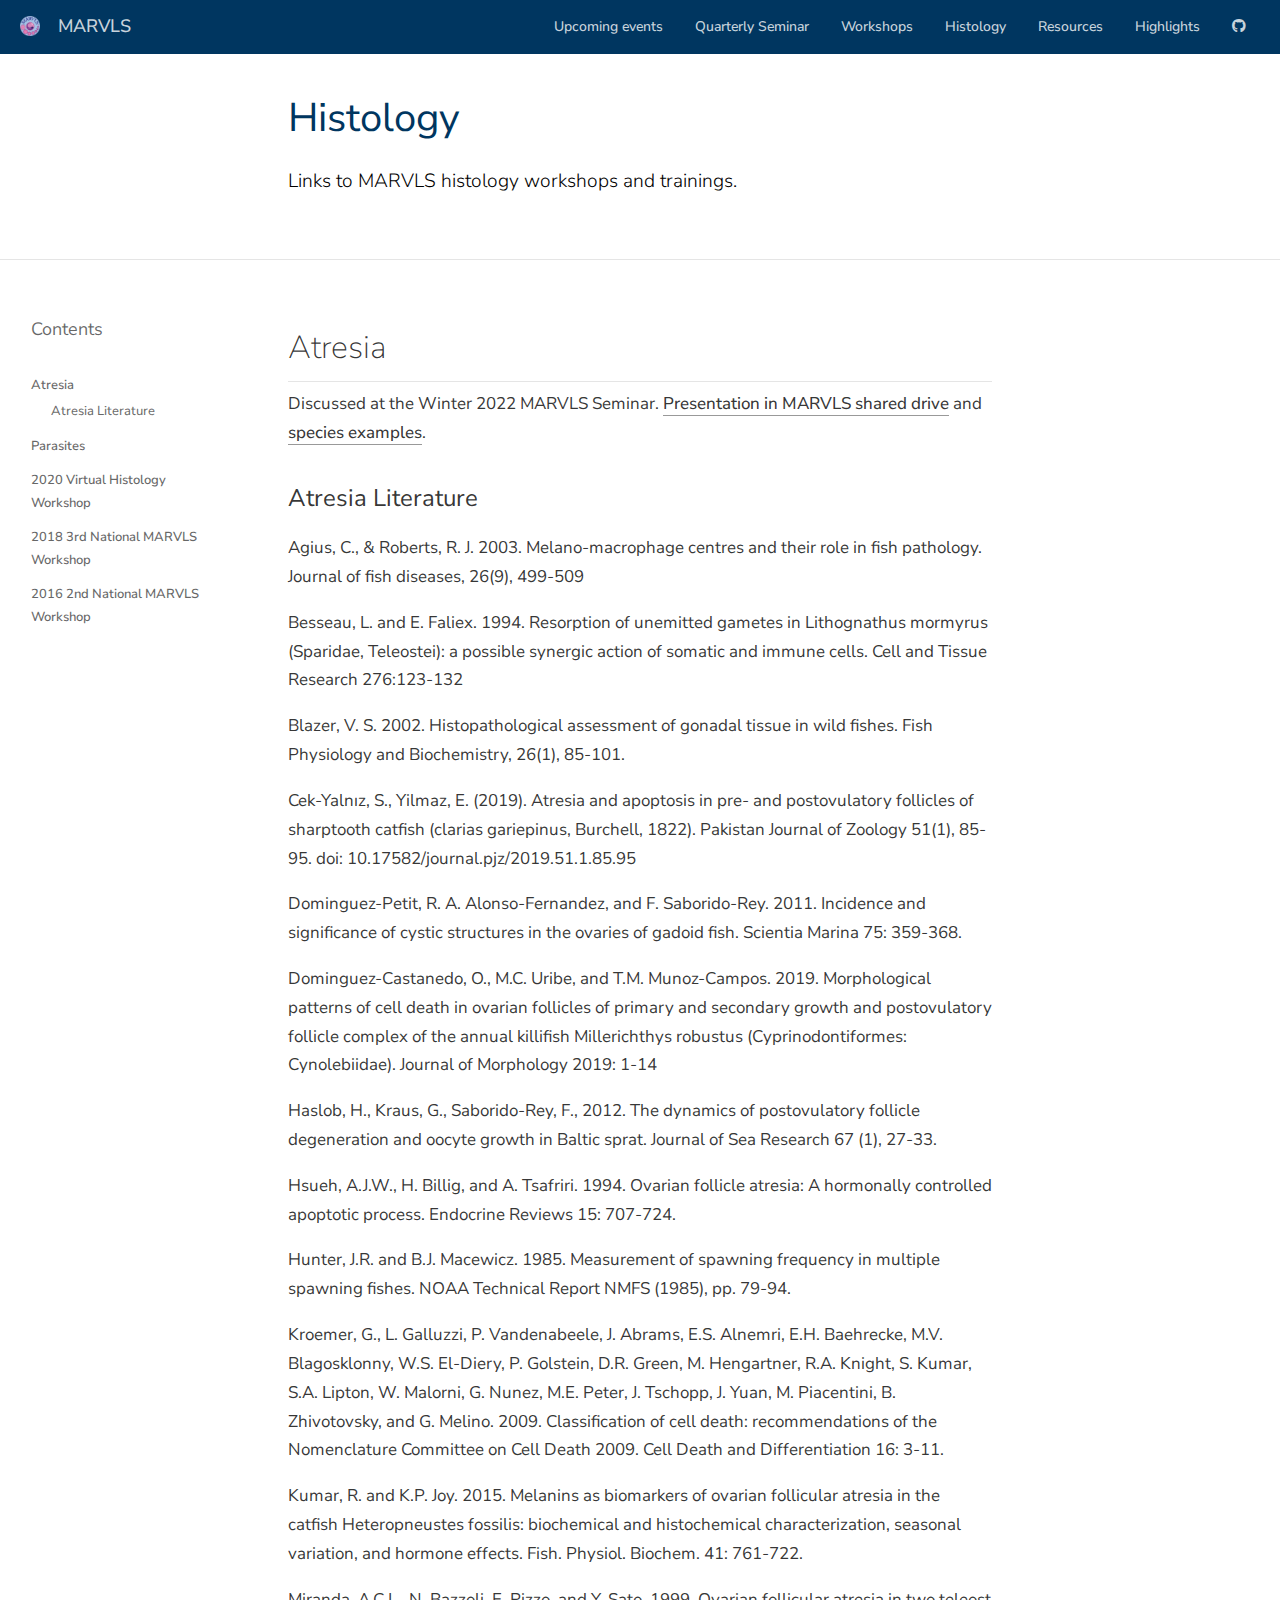
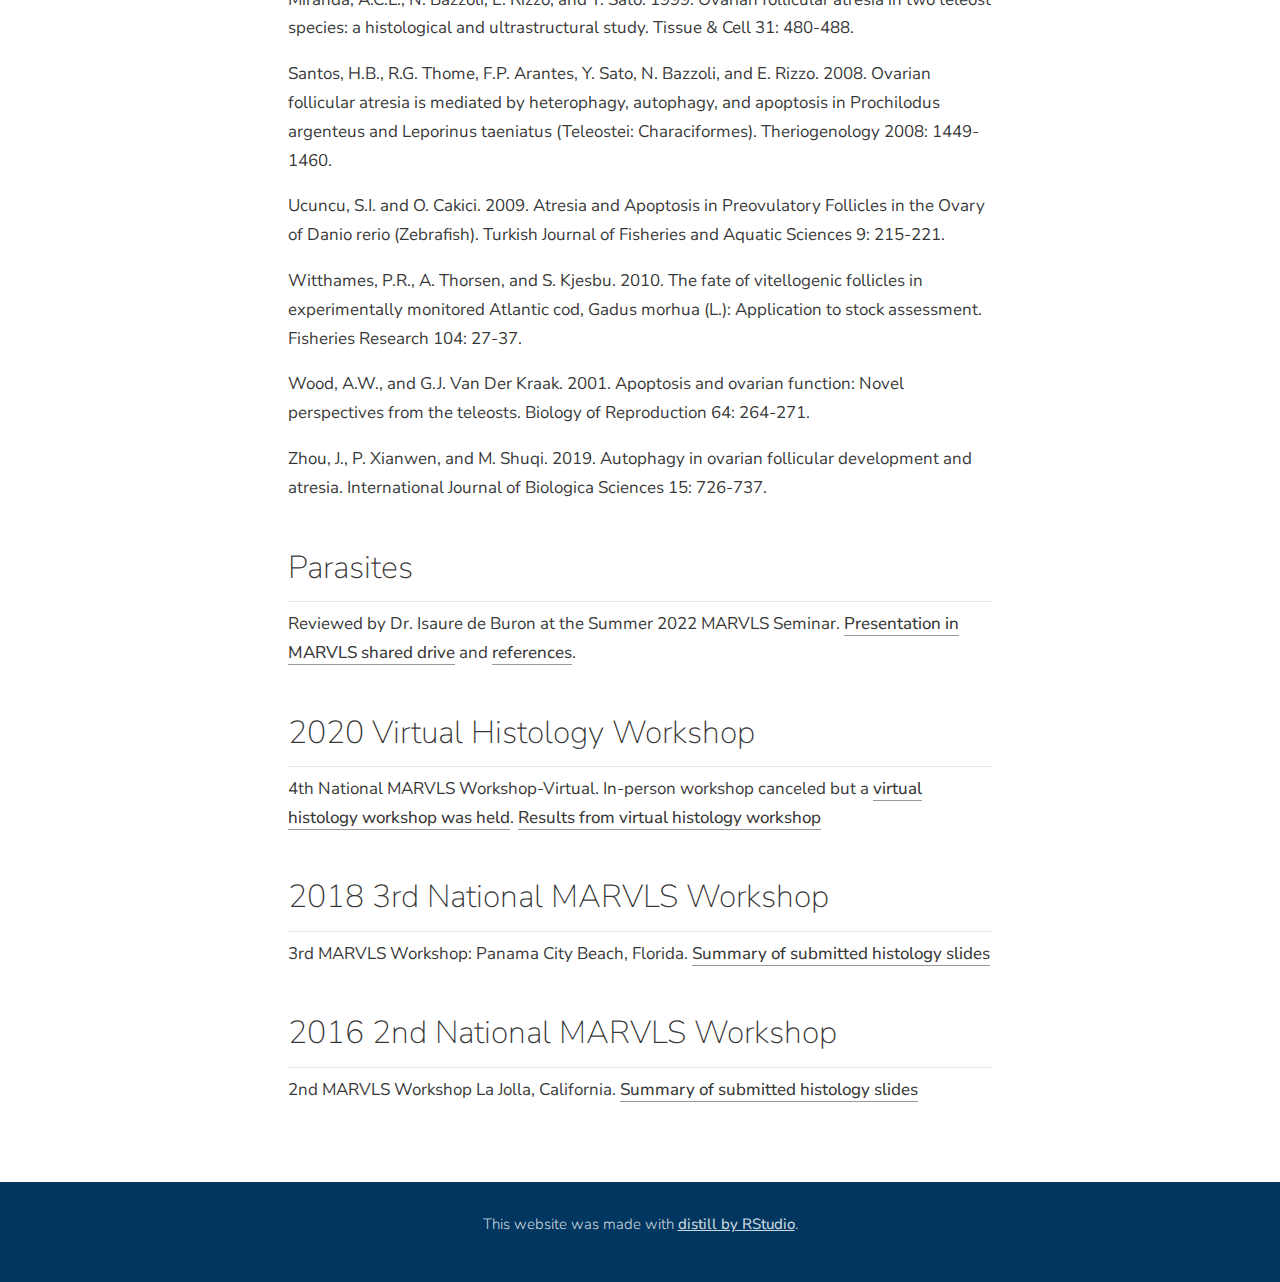
<file: docs/histology.html>
<!DOCTYPE html>

<html xmlns="http://www.w3.org/1999/xhtml" lang="" xml:lang="">

<head>
  <meta charset="utf-8"/>
  <meta name="viewport" content="width=device-width, initial-scale=1"/>
  <meta http-equiv="X-UA-Compatible" content="IE=Edge,chrome=1"/>
  <meta name="generator" content="distill" />

  <style type="text/css">
  /* Hide doc at startup (prevent jankiness while JS renders/transforms) */
  body {
    visibility: hidden;
  }
  </style>

 <!--radix_placeholder_import_source-->
 <!--/radix_placeholder_import_source-->

<style type="text/css">code{white-space: pre;}</style>
<style type="text/css" data-origin="pandoc">
pre > code.sourceCode { white-space: pre; position: relative; }
pre > code.sourceCode > span { display: inline-block; line-height: 1.25; }
pre > code.sourceCode > span:empty { height: 1.2em; }
.sourceCode { overflow: visible; }
code.sourceCode > span { color: inherit; text-decoration: inherit; }
div.sourceCode { margin: 1em 0; }
pre.sourceCode { margin: 0; }
@media screen {
div.sourceCode { overflow: auto; }
}
@media print {
pre > code.sourceCode { white-space: pre-wrap; }
pre > code.sourceCode > span { text-indent: -5em; padding-left: 5em; }
}
pre.numberSource code
  { counter-reset: source-line 0; }
pre.numberSource code > span
  { position: relative; left: -4em; counter-increment: source-line; }
pre.numberSource code > span > a:first-child::before
  { content: counter(source-line);
    position: relative; left: -1em; text-align: right; vertical-align: baseline;
    border: none; display: inline-block;
    -webkit-touch-callout: none; -webkit-user-select: none;
    -khtml-user-select: none; -moz-user-select: none;
    -ms-user-select: none; user-select: none;
    padding: 0 4px; width: 4em;
    color: #aaaaaa;
  }
pre.numberSource { margin-left: 3em; border-left: 1px solid #aaaaaa;  padding-left: 4px; }
div.sourceCode
  { color: #00769e; background-color: #f1f3f5; }
@media screen {
pre > code.sourceCode > span > a:first-child::before { text-decoration: underline; }
}
code span { color: #00769e; } /* Normal */
code span.al { color: #ad0000; } /* Alert */
code span.an { color: #5e5e5e; } /* Annotation */
code span.at { color: #657422; } /* Attribute */
code span.bn { color: #ad0000; } /* BaseN */
code span.bu { } /* BuiltIn */
code span.cf { color: #00769e; } /* ControlFlow */
code span.ch { color: #20794d; } /* Char */
code span.cn { color: #8f5902; } /* Constant */
code span.co { color: #5e5e5e; } /* Comment */
code span.cv { color: #5e5e5e; font-style: italic; } /* CommentVar */
code span.do { color: #5e5e5e; font-style: italic; } /* Documentation */
code span.dt { color: #ad0000; } /* DataType */
code span.dv { color: #ad0000; } /* DecVal */
code span.er { color: #ad0000; } /* Error */
code span.ex { } /* Extension */
code span.fl { color: #ad0000; } /* Float */
code span.fu { color: #4758ab; } /* Function */
code span.im { } /* Import */
code span.in { color: #5e5e5e; } /* Information */
code span.kw { color: #00769e; } /* Keyword */
code span.op { color: #5e5e5e; } /* Operator */
code span.ot { color: #00769e; } /* Other */
code span.pp { color: #ad0000; } /* Preprocessor */
code span.sc { color: #5e5e5e; } /* SpecialChar */
code span.ss { color: #20794d; } /* SpecialString */
code span.st { color: #20794d; } /* String */
code span.va { color: #111111; } /* Variable */
code span.vs { color: #20794d; } /* VerbatimString */
code span.wa { color: #5e5e5e; font-style: italic; } /* Warning */
</style>


  <!--radix_placeholder_meta_tags-->
  <title>MARVLS: Histology</title>

  <meta property="description" itemprop="description" content="Links to MARVLS histology workshops and trainings."/>

  <link rel="icon" type="image/vnd.microsoft.icon" href="favicon.ico"/>


  <!--  https://developers.facebook.com/docs/sharing/webmasters#markup -->
  <meta property="og:title" content="MARVLS: Histology"/>
  <meta property="og:type" content="article"/>
  <meta property="og:description" content="Links to MARVLS histology workshops and trainings."/>
  <meta property="og:locale" content="en_US"/>
  <meta property="og:site_name" content="MARVLS"/>

  <!--  https://dev.twitter.com/cards/types/summary -->
  <meta property="twitter:card" content="summary"/>
  <meta property="twitter:title" content="MARVLS: Histology"/>
  <meta property="twitter:description" content="Links to MARVLS histology workshops and trainings."/>

  <!--/radix_placeholder_meta_tags-->
  <!--radix_placeholder_rmarkdown_metadata-->

  <script type="text/json" id="radix-rmarkdown-metadata">
  {"type":"list","attributes":{"names":{"type":"character","attributes":{},"value":["title","description","output"]}},"value":[{"type":"character","attributes":{},"value":["Histology"]},{"type":"character","attributes":{},"value":["Links to MARVLS histology workshops and trainings.\n"]},{"type":"list","attributes":{"names":{"type":"character","attributes":{},"value":["distill::distill_article"]}},"value":[{"type":"list","attributes":{"names":{"type":"character","attributes":{},"value":["self_contained","toc","toc_depth"]}},"value":[{"type":"logical","attributes":{},"value":[false]},{"type":"logical","attributes":{},"value":[true]},{"type":"integer","attributes":{},"value":[3]}]}]}]}
  </script>
  <!--/radix_placeholder_rmarkdown_metadata-->
  <!--radix_placeholder_navigation_in_header-->
  <meta name="distill:offset" content=""/>

  <script type="application/javascript">

    window.headroom_prevent_pin = false;

    window.document.addEventListener("DOMContentLoaded", function (event) {

      // initialize headroom for banner
      var header = $('header').get(0);
      var headerHeight = header.offsetHeight;
      var headroom = new Headroom(header, {
        tolerance: 5,
        onPin : function() {
          if (window.headroom_prevent_pin) {
            window.headroom_prevent_pin = false;
            headroom.unpin();
          }
        }
      });
      headroom.init();
      if(window.location.hash)
        headroom.unpin();
      $(header).addClass('headroom--transition');

      // offset scroll location for banner on hash change
      // (see: https://github.com/WickyNilliams/headroom.js/issues/38)
      window.addEventListener("hashchange", function(event) {
        window.scrollTo(0, window.pageYOffset - (headerHeight + 25));
      });

      // responsive menu
      $('.distill-site-header').each(function(i, val) {
        var topnav = $(this);
        var toggle = topnav.find('.nav-toggle');
        toggle.on('click', function() {
          topnav.toggleClass('responsive');
        });
      });

      // nav dropdowns
      $('.nav-dropbtn').click(function(e) {
        $(this).next('.nav-dropdown-content').toggleClass('nav-dropdown-active');
        $(this).parent().siblings('.nav-dropdown')
           .children('.nav-dropdown-content').removeClass('nav-dropdown-active');
      });
      $("body").click(function(e){
        $('.nav-dropdown-content').removeClass('nav-dropdown-active');
      });
      $(".nav-dropdown").click(function(e){
        e.stopPropagation();
      });
    });
  </script>

  <style type="text/css">

  /* Theme (user-documented overrideables for nav appearance) */

  .distill-site-nav {
    color: rgba(255, 255, 255, 0.8);
    background-color: #0F2E3D;
    font-size: 15px;
    font-weight: 300;
  }

  .distill-site-nav a {
    color: inherit;
    text-decoration: none;
  }

  .distill-site-nav a:hover {
    color: white;
  }

  @media print {
    .distill-site-nav {
      display: none;
    }
  }

  .distill-site-header {

  }

  .distill-site-footer {

  }


  /* Site Header */

  .distill-site-header {
    width: 100%;
    box-sizing: border-box;
    z-index: 3;
  }

  .distill-site-header .nav-left {
    display: inline-block;
    margin-left: 8px;
  }

  @media screen and (max-width: 768px) {
    .distill-site-header .nav-left {
      margin-left: 0;
    }
  }


  .distill-site-header .nav-right {
    float: right;
    margin-right: 8px;
  }

  .distill-site-header a,
  .distill-site-header .title {
    display: inline-block;
    text-align: center;
    padding: 14px 10px 14px 10px;
  }

  .distill-site-header .title {
    font-size: 18px;
    min-width: 150px;
  }

  .distill-site-header .logo {
    padding: 0;
  }

  .distill-site-header .logo img {
    display: none;
    max-height: 20px;
    width: auto;
    margin-bottom: -4px;
  }

  .distill-site-header .nav-image img {
    max-height: 18px;
    width: auto;
    display: inline-block;
    margin-bottom: -3px;
  }



  @media screen and (min-width: 1000px) {
    .distill-site-header .logo img {
      display: inline-block;
    }
    .distill-site-header .nav-left {
      margin-left: 20px;
    }
    .distill-site-header .nav-right {
      margin-right: 20px;
    }
    .distill-site-header .title {
      padding-left: 12px;
    }
  }


  .distill-site-header .nav-toggle {
    display: none;
  }

  .nav-dropdown {
    display: inline-block;
    position: relative;
  }

  .nav-dropdown .nav-dropbtn {
    border: none;
    outline: none;
    color: rgba(255, 255, 255, 0.8);
    padding: 16px 10px;
    background-color: transparent;
    font-family: inherit;
    font-size: inherit;
    font-weight: inherit;
    margin: 0;
    margin-top: 1px;
    z-index: 2;
  }

  .nav-dropdown-content {
    display: none;
    position: absolute;
    background-color: white;
    min-width: 200px;
    border: 1px solid rgba(0,0,0,0.15);
    border-radius: 4px;
    box-shadow: 0px 8px 16px 0px rgba(0,0,0,0.1);
    z-index: 1;
    margin-top: 2px;
    white-space: nowrap;
    padding-top: 4px;
    padding-bottom: 4px;
  }

  .nav-dropdown-content hr {
    margin-top: 4px;
    margin-bottom: 4px;
    border: none;
    border-bottom: 1px solid rgba(0, 0, 0, 0.1);
  }

  .nav-dropdown-active {
    display: block;
  }

  .nav-dropdown-content a, .nav-dropdown-content .nav-dropdown-header {
    color: black;
    padding: 6px 24px;
    text-decoration: none;
    display: block;
    text-align: left;
  }

  .nav-dropdown-content .nav-dropdown-header {
    display: block;
    padding: 5px 24px;
    padding-bottom: 0;
    text-transform: uppercase;
    font-size: 14px;
    color: #999999;
    white-space: nowrap;
  }

  .nav-dropdown:hover .nav-dropbtn {
    color: white;
  }

  .nav-dropdown-content a:hover {
    background-color: #ddd;
    color: black;
  }

  .nav-right .nav-dropdown-content {
    margin-left: -45%;
    right: 0;
  }

  @media screen and (max-width: 768px) {
    .distill-site-header a, .distill-site-header .nav-dropdown  {display: none;}
    .distill-site-header a.nav-toggle {
      float: right;
      display: block;
    }
    .distill-site-header .title {
      margin-left: 0;
    }
    .distill-site-header .nav-right {
      margin-right: 0;
    }
    .distill-site-header {
      overflow: hidden;
    }
    .nav-right .nav-dropdown-content {
      margin-left: 0;
    }
  }


  @media screen and (max-width: 768px) {
    .distill-site-header.responsive {position: relative; min-height: 500px; }
    .distill-site-header.responsive a.nav-toggle {
      position: absolute;
      right: 0;
      top: 0;
    }
    .distill-site-header.responsive a,
    .distill-site-header.responsive .nav-dropdown {
      display: block;
      text-align: left;
    }
    .distill-site-header.responsive .nav-left,
    .distill-site-header.responsive .nav-right {
      width: 100%;
    }
    .distill-site-header.responsive .nav-dropdown {float: none;}
    .distill-site-header.responsive .nav-dropdown-content {position: relative;}
    .distill-site-header.responsive .nav-dropdown .nav-dropbtn {
      display: block;
      width: 100%;
      text-align: left;
    }
  }

  /* Site Footer */

  .distill-site-footer {
    width: 100%;
    overflow: hidden;
    box-sizing: border-box;
    z-index: 3;
    margin-top: 30px;
    padding-top: 30px;
    padding-bottom: 30px;
    text-align: center;
  }

  /* Headroom */

  d-title {
    padding-top: 6rem;
  }

  @media print {
    d-title {
      padding-top: 4rem;
    }
  }

  .headroom {
    z-index: 1000;
    position: fixed;
    top: 0;
    left: 0;
    right: 0;
  }

  .headroom--transition {
    transition: all .4s ease-in-out;
  }

  .headroom--unpinned {
    top: -100px;
  }

  .headroom--pinned {
    top: 0;
  }

  /* adjust viewport for navbar height */
  /* helps vertically center bootstrap (non-distill) content */
  .min-vh-100 {
    min-height: calc(100vh - 100px) !important;
  }

  </style>

  <script src="site_libs/jquery-3.6.0/jquery-3.6.0.min.js"></script>
  <link href="site_libs/font-awesome-6.4.2/css/all.min.css" rel="stylesheet"/>
  <link href="site_libs/font-awesome-6.4.2/css/v4-shims.min.css" rel="stylesheet"/>
  <script src="site_libs/headroom-0.9.4/headroom.min.js"></script>
  <!--/radix_placeholder_navigation_in_header-->
  <!--radix_placeholder_distill-->

  <style type="text/css">

  body {
    background-color: white;
  }

  .pandoc-table {
    width: 100%;
  }

  .pandoc-table>caption {
    margin-bottom: 10px;
  }

  .pandoc-table th:not([align]) {
    text-align: left;
  }

  .pagedtable-footer {
    font-size: 15px;
  }

  d-byline .byline {
    grid-template-columns: 2fr 2fr;
  }

  d-byline .byline h3 {
    margin-block-start: 1.5em;
  }

  d-byline .byline .authors-affiliations h3 {
    margin-block-start: 0.5em;
  }

  .authors-affiliations .orcid-id {
    width: 16px;
    height:16px;
    margin-left: 4px;
    margin-right: 4px;
    vertical-align: middle;
    padding-bottom: 2px;
  }

  d-title .dt-tags {
    margin-top: 1em;
    grid-column: text;
  }

  .dt-tags .dt-tag {
    text-decoration: none;
    display: inline-block;
    color: rgba(0,0,0,0.6);
    padding: 0em 0.4em;
    margin-right: 0.5em;
    margin-bottom: 0.4em;
    font-size: 70%;
    border: 1px solid rgba(0,0,0,0.2);
    border-radius: 3px;
    text-transform: uppercase;
    font-weight: 500;
  }

  d-article table.gt_table td,
  d-article table.gt_table th {
    border-bottom: none;
    font-size: 100%;
  }

  .html-widget {
    margin-bottom: 2.0em;
  }

  .l-screen-inset {
    padding-right: 16px;
  }

  .l-screen .caption {
    margin-left: 10px;
  }

  .shaded {
    background: rgb(247, 247, 247);
    padding-top: 20px;
    padding-bottom: 20px;
    border-top: 1px solid rgba(0, 0, 0, 0.1);
    border-bottom: 1px solid rgba(0, 0, 0, 0.1);
  }

  .shaded .html-widget {
    margin-bottom: 0;
    border: 1px solid rgba(0, 0, 0, 0.1);
  }

  .shaded .shaded-content {
    background: white;
  }

  .text-output {
    margin-top: 0;
    line-height: 1.5em;
  }

  .hidden {
    display: none !important;
  }

  d-article {
    padding-top: 2.5rem;
    padding-bottom: 30px;
  }

  d-appendix {
    padding-top: 30px;
  }

  d-article>p>img {
    width: 100%;
  }

  d-article h2 {
    margin: 1rem 0 1.5rem 0;
  }

  d-article h3 {
    margin-top: 1.5rem;
  }

  d-article iframe {
    border: 1px solid rgba(0, 0, 0, 0.1);
    margin-bottom: 2.0em;
    width: 100%;
  }

  /* Tweak code blocks */

  d-article div.sourceCode code,
  d-article pre code {
    font-family: Consolas, Monaco, 'Andale Mono', 'Ubuntu Mono', monospace;
  }

  d-article pre,
  d-article div.sourceCode,
  d-article div.sourceCode pre {
    overflow: auto;
  }

  d-article div.sourceCode {
    background-color: white;
  }

  d-article div.sourceCode pre {
    padding-left: 10px;
    font-size: 12px;
    border-left: 2px solid rgba(0,0,0,0.1);
  }

  d-article pre {
    font-size: 12px;
    color: black;
    background: none;
    margin-top: 0;
    text-align: left;
    white-space: pre;
    word-spacing: normal;
    word-break: normal;
    word-wrap: normal;
    line-height: 1.5;

    -moz-tab-size: 4;
    -o-tab-size: 4;
    tab-size: 4;

    -webkit-hyphens: none;
    -moz-hyphens: none;
    -ms-hyphens: none;
    hyphens: none;
  }

  d-article pre a {
    border-bottom: none;
  }

  d-article pre a:hover {
    border-bottom: none;
    text-decoration: underline;
  }

  d-article details {
    grid-column: text;
    margin-bottom: 0.8em;
  }

  @media(min-width: 768px) {

  d-article pre,
  d-article div.sourceCode,
  d-article div.sourceCode pre {
    overflow: visible !important;
  }

  d-article div.sourceCode pre {
    padding-left: 18px;
    font-size: 14px;
  }

  d-article pre {
    font-size: 14px;
  }

  }

  figure img.external {
    background: white;
    border: 1px solid rgba(0, 0, 0, 0.1);
    box-shadow: 0 1px 8px rgba(0, 0, 0, 0.1);
    padding: 18px;
    box-sizing: border-box;
  }

  /* CSS for d-contents */

  .d-contents {
    grid-column: text;
    color: rgba(0,0,0,0.8);
    font-size: 0.9em;
    padding-bottom: 1em;
    margin-bottom: 1em;
    padding-bottom: 0.5em;
    margin-bottom: 1em;
    padding-left: 0.25em;
    justify-self: start;
  }

  @media(min-width: 1000px) {
    .d-contents.d-contents-float {
      height: 0;
      grid-column-start: 1;
      grid-column-end: 4;
      justify-self: center;
      padding-right: 3em;
      padding-left: 2em;
    }
  }

  .d-contents nav h3 {
    font-size: 18px;
    margin-top: 0;
    margin-bottom: 1em;
  }

  .d-contents li {
    list-style-type: none
  }

  .d-contents nav > ul {
    padding-left: 0;
  }

  .d-contents ul {
    padding-left: 1em
  }

  .d-contents nav ul li {
    margin-top: 0.6em;
    margin-bottom: 0.2em;
  }

  .d-contents nav a {
    font-size: 13px;
    border-bottom: none;
    text-decoration: none
    color: rgba(0, 0, 0, 0.8);
  }

  .d-contents nav a:hover {
    text-decoration: underline solid rgba(0, 0, 0, 0.6)
  }

  .d-contents nav > ul > li > a {
    font-weight: 600;
  }

  .d-contents nav > ul > li > ul {
    font-weight: inherit;
  }

  .d-contents nav > ul > li > ul > li {
    margin-top: 0.2em;
  }


  .d-contents nav ul {
    margin-top: 0;
    margin-bottom: 0.25em;
  }

  .d-article-with-toc h2:nth-child(2) {
    margin-top: 0;
  }


  /* Figure */

  .figure {
    position: relative;
    margin-bottom: 2.5em;
    margin-top: 1.5em;
  }

  .figure .caption {
    color: rgba(0, 0, 0, 0.6);
    font-size: 12px;
    line-height: 1.5em;
  }

  .figure img.external {
    background: white;
    border: 1px solid rgba(0, 0, 0, 0.1);
    box-shadow: 0 1px 8px rgba(0, 0, 0, 0.1);
    padding: 18px;
    box-sizing: border-box;
  }

  .figure .caption a {
    color: rgba(0, 0, 0, 0.6);
  }

  .figure .caption b,
  .figure .caption strong, {
    font-weight: 600;
    color: rgba(0, 0, 0, 1.0);
  }

  /* Citations */

  d-article .citation {
    color: inherit;
    cursor: inherit;
  }

  div.hanging-indent{
    margin-left: 1em; text-indent: -1em;
  }

  /* Citation hover box */

  .tippy-box[data-theme~=light-border] {
    background-color: rgba(250, 250, 250, 0.95);
  }

  .tippy-content > p {
    margin-bottom: 0;
    padding: 2px;
  }


  /* Tweak 1000px media break to show more text */

  @media(min-width: 1000px) {
    .base-grid,
    distill-header,
    d-title,
    d-abstract,
    d-article,
    d-appendix,
    distill-appendix,
    d-byline,
    d-footnote-list,
    d-citation-list,
    distill-footer {
      grid-template-columns: [screen-start] 1fr [page-start kicker-start] 80px [middle-start] 50px [text-start kicker-end] 65px 65px 65px 65px 65px 65px 65px 65px [text-end gutter-start] 65px [middle-end] 65px [page-end gutter-end] 1fr [screen-end];
      grid-column-gap: 16px;
    }

    .grid {
      grid-column-gap: 16px;
    }

    d-article {
      font-size: 1.06rem;
      line-height: 1.7em;
    }
    figure .caption, .figure .caption, figure figcaption {
      font-size: 13px;
    }
  }

  @media(min-width: 1180px) {
    .base-grid,
    distill-header,
    d-title,
    d-abstract,
    d-article,
    d-appendix,
    distill-appendix,
    d-byline,
    d-footnote-list,
    d-citation-list,
    distill-footer {
      grid-template-columns: [screen-start] 1fr [page-start kicker-start] 60px [middle-start] 60px [text-start kicker-end] 60px 60px 60px 60px 60px 60px 60px 60px [text-end gutter-start] 60px [middle-end] 60px [page-end gutter-end] 1fr [screen-end];
      grid-column-gap: 32px;
    }

    .grid {
      grid-column-gap: 32px;
    }
  }


  /* Get the citation styles for the appendix (not auto-injected on render since
     we do our own rendering of the citation appendix) */

  d-appendix .citation-appendix,
  .d-appendix .citation-appendix {
    font-size: 11px;
    line-height: 15px;
    border-left: 1px solid rgba(0, 0, 0, 0.1);
    padding-left: 18px;
    border: 1px solid rgba(0,0,0,0.1);
    background: rgba(0, 0, 0, 0.02);
    padding: 10px 18px;
    border-radius: 3px;
    color: rgba(150, 150, 150, 1);
    overflow: hidden;
    margin-top: -12px;
    white-space: pre-wrap;
    word-wrap: break-word;
  }

  /* Include appendix styles here so they can be overridden */

  d-appendix {
    contain: layout style;
    font-size: 0.8em;
    line-height: 1.7em;
    margin-top: 60px;
    margin-bottom: 0;
    border-top: 1px solid rgba(0, 0, 0, 0.1);
    color: rgba(0,0,0,0.5);
    padding-top: 60px;
    padding-bottom: 48px;
  }

  d-appendix h3 {
    grid-column: page-start / text-start;
    font-size: 15px;
    font-weight: 500;
    margin-top: 1em;
    margin-bottom: 0;
    color: rgba(0,0,0,0.65);
  }

  d-appendix h3 + * {
    margin-top: 1em;
  }

  d-appendix ol {
    padding: 0 0 0 15px;
  }

  @media (min-width: 768px) {
    d-appendix ol {
      padding: 0 0 0 30px;
      margin-left: -30px;
    }
  }

  d-appendix li {
    margin-bottom: 1em;
  }

  d-appendix a {
    color: rgba(0, 0, 0, 0.6);
  }

  d-appendix > * {
    grid-column: text;
  }

  d-appendix > d-footnote-list,
  d-appendix > d-citation-list,
  d-appendix > distill-appendix {
    grid-column: screen;
  }

  /* Include footnote styles here so they can be overridden */

  d-footnote-list {
    contain: layout style;
  }

  d-footnote-list > * {
    grid-column: text;
  }

  d-footnote-list a.footnote-backlink {
    color: rgba(0,0,0,0.3);
    padding-left: 0.5em;
  }



  /* Anchor.js */

  .anchorjs-link {
    /*transition: all .25s linear; */
    text-decoration: none;
    border-bottom: none;
  }
  *:hover > .anchorjs-link {
    margin-left: -1.125em !important;
    text-decoration: none;
    border-bottom: none;
  }

  /* Social footer */

  .social_footer {
    margin-top: 30px;
    margin-bottom: 0;
    color: rgba(0,0,0,0.67);
  }

  .disqus-comments {
    margin-right: 30px;
  }

  .disqus-comment-count {
    border-bottom: 1px solid rgba(0, 0, 0, 0.4);
    cursor: pointer;
  }

  #disqus_thread {
    margin-top: 30px;
  }

  .article-sharing a {
    border-bottom: none;
    margin-right: 8px;
  }

  .article-sharing a:hover {
    border-bottom: none;
  }

  .sidebar-section.subscribe {
    font-size: 12px;
    line-height: 1.6em;
  }

  .subscribe p {
    margin-bottom: 0.5em;
  }


  .article-footer .subscribe {
    font-size: 15px;
    margin-top: 45px;
  }


  .sidebar-section.custom {
    font-size: 12px;
    line-height: 1.6em;
  }

  .custom p {
    margin-bottom: 0.5em;
  }

  /* Styles for listing layout (hide title) */
  .layout-listing d-title, .layout-listing .d-title {
    display: none;
  }

  /* Styles for posts lists (not auto-injected) */


  .posts-with-sidebar {
    padding-left: 45px;
    padding-right: 45px;
  }

  .posts-list .description h2,
  .posts-list .description p {
    font-family: -apple-system, BlinkMacSystemFont, "Segoe UI", Roboto, Oxygen, Ubuntu, Cantarell, "Fira Sans", "Droid Sans", "Helvetica Neue", Arial, sans-serif;
  }

  .posts-list .description h2 {
    font-weight: 700;
    border-bottom: none;
    padding-bottom: 0;
  }

  .posts-list h2.post-tag {
    border-bottom: 1px solid rgba(0, 0, 0, 0.2);
    padding-bottom: 12px;
  }
  .posts-list {
    margin-top: 60px;
    margin-bottom: 24px;
  }

  .posts-list .post-preview {
    text-decoration: none;
    overflow: hidden;
    display: block;
    border-bottom: 1px solid rgba(0, 0, 0, 0.1);
    padding: 24px 0;
  }

  .post-preview-last {
    border-bottom: none !important;
  }

  .posts-list .posts-list-caption {
    grid-column: screen;
    font-weight: 400;
  }

  .posts-list .post-preview h2 {
    margin: 0 0 6px 0;
    line-height: 1.2em;
    font-style: normal;
    font-size: 24px;
  }

  .posts-list .post-preview p {
    margin: 0 0 12px 0;
    line-height: 1.4em;
    font-size: 16px;
  }

  .posts-list .post-preview .thumbnail {
    box-sizing: border-box;
    margin-bottom: 24px;
    position: relative;
    max-width: 500px;
  }
  .posts-list .post-preview img {
    width: 100%;
    display: block;
  }

  .posts-list .metadata {
    font-size: 12px;
    line-height: 1.4em;
    margin-bottom: 18px;
  }

  .posts-list .metadata > * {
    display: inline-block;
  }

  .posts-list .metadata .publishedDate {
    margin-right: 2em;
  }

  .posts-list .metadata .dt-authors {
    display: block;
    margin-top: 0.3em;
    margin-right: 2em;
  }

  .posts-list .dt-tags {
    display: block;
    line-height: 1em;
  }

  .posts-list .dt-tags .dt-tag {
    display: inline-block;
    color: rgba(0,0,0,0.6);
    padding: 0.3em 0.4em;
    margin-right: 0.2em;
    margin-bottom: 0.4em;
    font-size: 60%;
    border: 1px solid rgba(0,0,0,0.2);
    border-radius: 3px;
    text-transform: uppercase;
    font-weight: 500;
  }

  .posts-list img {
    opacity: 1;
  }

  .posts-list img[data-src] {
    opacity: 0;
  }

  .posts-more {
    clear: both;
  }


  .posts-sidebar {
    font-size: 16px;
  }

  .posts-sidebar h3 {
    font-size: 16px;
    margin-top: 0;
    margin-bottom: 0.5em;
    font-weight: 400;
    text-transform: uppercase;
  }

  .sidebar-section {
    margin-bottom: 30px;
  }

  .categories ul {
    list-style-type: none;
    margin: 0;
    padding: 0;
  }

  .categories li {
    color: rgba(0, 0, 0, 0.8);
    margin-bottom: 0;
  }

  .categories li>a {
    border-bottom: none;
  }

  .categories li>a:hover {
    border-bottom: 1px solid rgba(0, 0, 0, 0.4);
  }

  .categories .active {
    font-weight: 600;
  }

  .categories .category-count {
    color: rgba(0, 0, 0, 0.4);
  }


  @media(min-width: 768px) {
    .posts-list .post-preview h2 {
      font-size: 26px;
    }
    .posts-list .post-preview .thumbnail {
      float: right;
      width: 30%;
      margin-bottom: 0;
    }
    .posts-list .post-preview .description {
      float: left;
      width: 45%;
    }
    .posts-list .post-preview .metadata {
      float: left;
      width: 20%;
      margin-top: 8px;
    }
    .posts-list .post-preview p {
      margin: 0 0 12px 0;
      line-height: 1.5em;
      font-size: 16px;
    }
    .posts-with-sidebar .posts-list {
      float: left;
      width: 75%;
    }
    .posts-with-sidebar .posts-sidebar {
      float: right;
      width: 20%;
      margin-top: 60px;
      padding-top: 24px;
      padding-bottom: 24px;
    }
  }


  /* Improve display for browsers without grid (IE/Edge <= 15) */

  .downlevel {
    line-height: 1.6em;
    font-family: -apple-system, BlinkMacSystemFont, "Segoe UI", Roboto, Oxygen, Ubuntu, Cantarell, "Fira Sans", "Droid Sans", "Helvetica Neue", Arial, sans-serif;
    margin: 0;
  }

  .downlevel .d-title {
    padding-top: 6rem;
    padding-bottom: 1.5rem;
  }

  .downlevel .d-title h1 {
    font-size: 50px;
    font-weight: 700;
    line-height: 1.1em;
    margin: 0 0 0.5rem;
  }

  .downlevel .d-title p {
    font-weight: 300;
    font-size: 1.2rem;
    line-height: 1.55em;
    margin-top: 0;
  }

  .downlevel .d-byline {
    padding-top: 0.8em;
    padding-bottom: 0.8em;
    font-size: 0.8rem;
    line-height: 1.8em;
  }

  .downlevel .section-separator {
    border: none;
    border-top: 1px solid rgba(0, 0, 0, 0.1);
  }

  .downlevel .d-article {
    font-size: 1.06rem;
    line-height: 1.7em;
    padding-top: 1rem;
    padding-bottom: 2rem;
  }


  .downlevel .d-appendix {
    padding-left: 0;
    padding-right: 0;
    max-width: none;
    font-size: 0.8em;
    line-height: 1.7em;
    margin-bottom: 0;
    color: rgba(0,0,0,0.5);
    padding-top: 40px;
    padding-bottom: 48px;
  }

  .downlevel .footnotes ol {
    padding-left: 13px;
  }

  .downlevel .base-grid,
  .downlevel .distill-header,
  .downlevel .d-title,
  .downlevel .d-abstract,
  .downlevel .d-article,
  .downlevel .d-appendix,
  .downlevel .distill-appendix,
  .downlevel .d-byline,
  .downlevel .d-footnote-list,
  .downlevel .d-citation-list,
  .downlevel .distill-footer,
  .downlevel .appendix-bottom,
  .downlevel .posts-container {
    padding-left: 40px;
    padding-right: 40px;
  }

  @media(min-width: 768px) {
    .downlevel .base-grid,
    .downlevel .distill-header,
    .downlevel .d-title,
    .downlevel .d-abstract,
    .downlevel .d-article,
    .downlevel .d-appendix,
    .downlevel .distill-appendix,
    .downlevel .d-byline,
    .downlevel .d-footnote-list,
    .downlevel .d-citation-list,
    .downlevel .distill-footer,
    .downlevel .appendix-bottom,
    .downlevel .posts-container {
    padding-left: 150px;
    padding-right: 150px;
    max-width: 900px;
  }
  }

  .downlevel pre code {
    display: block;
    border-left: 2px solid rgba(0, 0, 0, .1);
    padding: 0 0 0 20px;
    font-size: 14px;
  }

  .downlevel code, .downlevel pre {
    color: black;
    background: none;
    font-family: Consolas, Monaco, 'Andale Mono', 'Ubuntu Mono', monospace;
    text-align: left;
    white-space: pre;
    word-spacing: normal;
    word-break: normal;
    word-wrap: normal;
    line-height: 1.5;

    -moz-tab-size: 4;
    -o-tab-size: 4;
    tab-size: 4;

    -webkit-hyphens: none;
    -moz-hyphens: none;
    -ms-hyphens: none;
    hyphens: none;
  }

  .downlevel .posts-list .post-preview {
    color: inherit;
  }



  </style>

  <script type="application/javascript">

  function is_downlevel_browser() {
    if (bowser.isUnsupportedBrowser({ msie: "12", msedge: "16"},
                                   window.navigator.userAgent)) {
      return true;
    } else {
      return window.load_distill_framework === undefined;
    }
  }

  // show body when load is complete
  function on_load_complete() {

    // add anchors
    if (window.anchors) {
      window.anchors.options.placement = 'left';
      window.anchors.add('d-article > h2, d-article > h3, d-article > h4, d-article > h5');
    }


    // set body to visible
    document.body.style.visibility = 'visible';

    // force redraw for leaflet widgets
    if (window.HTMLWidgets) {
      var maps = window.HTMLWidgets.findAll(".leaflet");
      $.each(maps, function(i, el) {
        var map = this.getMap();
        map.invalidateSize();
        map.eachLayer(function(layer) {
          if (layer instanceof L.TileLayer)
            layer.redraw();
        });
      });
    }

    // trigger 'shown' so htmlwidgets resize
    $('d-article').trigger('shown');
  }

  function init_distill() {

    init_common();

    // create front matter
    var front_matter = $('<d-front-matter></d-front-matter>');
    $('#distill-front-matter').wrap(front_matter);

    // create d-title
    $('.d-title').changeElementType('d-title');

    // create d-byline
    var byline = $('<d-byline></d-byline>');
    $('.d-byline').replaceWith(byline);

    // create d-article
    var article = $('<d-article></d-article>');
    $('.d-article').wrap(article).children().unwrap();

    // move posts container into article
    $('.posts-container').appendTo($('d-article'));

    // create d-appendix
    $('.d-appendix').changeElementType('d-appendix');

    // flag indicating that we have appendix items
    var appendix = $('.appendix-bottom').children('h3').length > 0;

    // replace footnotes with <d-footnote>
    $('.footnote-ref').each(function(i, val) {
      appendix = true;
      var href = $(this).attr('href');
      var id = href.replace('#', '');
      var fn = $('#' + id);
      var fn_p = $('#' + id + '>p');
      fn_p.find('.footnote-back').remove();
      var text = fn_p.html();
      var dtfn = $('<d-footnote></d-footnote>');
      dtfn.html(text);
      $(this).replaceWith(dtfn);
    });
    // remove footnotes
    $('.footnotes').remove();

    // move refs into #references-listing
    $('#references-listing').replaceWith($('#refs'));

    $('h1.appendix, h2.appendix').each(function(i, val) {
      $(this).changeElementType('h3');
    });
    $('h3.appendix').each(function(i, val) {
      var id = $(this).attr('id');
      $('.d-contents a[href="#' + id + '"]').parent().remove();
      appendix = true;
      $(this).nextUntil($('h1, h2, h3')).addBack().appendTo($('d-appendix'));
    });

    // show d-appendix if we have appendix content
    $("d-appendix").css('display', appendix ? 'grid' : 'none');

    // localize layout chunks to just output
    $('.layout-chunk').each(function(i, val) {

      // capture layout
      var layout = $(this).attr('data-layout');

      // apply layout to markdown level block elements
      var elements = $(this).children().not('details, div.sourceCode, pre, script');
      elements.each(function(i, el) {
        var layout_div = $('<div class="' + layout + '"></div>');
        if (layout_div.hasClass('shaded')) {
          var shaded_content = $('<div class="shaded-content"></div>');
          $(this).wrap(shaded_content);
          $(this).parent().wrap(layout_div);
        } else {
          $(this).wrap(layout_div);
        }
      });


      // unwrap the layout-chunk div
      $(this).children().unwrap();
    });

    // remove code block used to force  highlighting css
    $('.distill-force-highlighting-css').parent().remove();

    // remove empty line numbers inserted by pandoc when using a
    // custom syntax highlighting theme
    $('code.sourceCode a:empty').remove();

    // load distill framework
    load_distill_framework();

    // wait for window.distillRunlevel == 4 to do post processing
    function distill_post_process() {

      if (!window.distillRunlevel || window.distillRunlevel < 4)
        return;

      // hide author/affiliations entirely if we have no authors
      var front_matter = JSON.parse($("#distill-front-matter").html());
      var have_authors = front_matter.authors && front_matter.authors.length > 0;
      if (!have_authors)
        $('d-byline').addClass('hidden');

      // article with toc class
      $('.d-contents').parent().addClass('d-article-with-toc');

      // strip links that point to #
      $('.authors-affiliations').find('a[href="#"]').removeAttr('href');

      // add orcid ids
      $('.authors-affiliations').find('.author').each(function(i, el) {
        var orcid_id = front_matter.authors[i].orcidID;
        if (orcid_id) {
          var a = $('<a></a>');
          a.attr('href', 'https://orcid.org/' + orcid_id);
          var img = $('<img></img>');
          img.addClass('orcid-id');
          img.attr('alt', 'ORCID ID');
          img.attr('src','[data-uri]');
          a.append(img);
          $(this).append(a);
        }
      });

      // hide elements of author/affiliations grid that have no value
      function hide_byline_column(caption) {
        $('d-byline').find('h3:contains("' + caption + '")').parent().css('visibility', 'hidden');
      }

      // affiliations
      var have_affiliations = false;
      for (var i = 0; i<front_matter.authors.length; ++i) {
        var author = front_matter.authors[i];
        if (author.affiliation !== "&nbsp;") {
          have_affiliations = true;
          break;
        }
      }
      if (!have_affiliations)
        $('d-byline').find('h3:contains("Affiliations")').css('visibility', 'hidden');

      // published date
      if (!front_matter.publishedDate)
        hide_byline_column("Published");

      // document object identifier
      var doi = $('d-byline').find('h3:contains("DOI")');
      var doi_p = doi.next().empty();
      if (!front_matter.doi) {
        // if we have a citation and valid citationText then link to that
        if ($('#citation').length > 0 && front_matter.citationText) {
          doi.html('Citation');
          $('<a href="#citation"></a>')
            .text(front_matter.citationText)
            .appendTo(doi_p);
        } else {
          hide_byline_column("DOI");
        }
      } else {
        $('<a></a>')
           .attr('href', "https://doi.org/" + front_matter.doi)
           .html(front_matter.doi)
           .appendTo(doi_p);
      }

       // change plural form of authors/affiliations
      if (front_matter.authors.length === 1) {
        var grid = $('.authors-affiliations');
        grid.children('h3:contains("Authors")').text('Author');
        grid.children('h3:contains("Affiliations")').text('Affiliation');
      }

      // remove d-appendix and d-footnote-list local styles
      $('d-appendix > style:first-child').remove();
      $('d-footnote-list > style:first-child').remove();

      // move appendix-bottom entries to the bottom
      $('.appendix-bottom').appendTo('d-appendix').children().unwrap();
      $('.appendix-bottom').remove();

      // hoverable references
      $('span.citation[data-cites]').each(function() {
        const citeChild = $(this).children()[0]
        // Do not process if @xyz has been used without escaping and without bibliography activated
        // https://github.com/rstudio/distill/issues/466
        if (citeChild === undefined) return true

        if (citeChild.nodeName == "D-FOOTNOTE") {
          var fn = citeChild
          $(this).html(fn.shadowRoot.querySelector("sup"))
          $(this).id = fn.id
          fn.remove()
        }
        var refs = $(this).attr('data-cites').split(" ");
        var refHtml = refs.map(function(ref) {
          // Could use CSS.escape too here, we insure backward compatibility in navigator
          return "<p>" + $('div[id="ref-' + ref + '"]').html() + "</p>";
        }).join("\n");
        window.tippy(this, {
          allowHTML: true,
          content: refHtml,
          maxWidth: 500,
          interactive: true,
          interactiveBorder: 10,
          theme: 'light-border',
          placement: 'bottom-start'
        });
      });

      // fix footnotes in tables (#411)
      // replacing broken distill.pub feature
      $('table d-footnote').each(function() {
        // we replace internal showAtNode methode which is triggered when hovering a footnote
        this.hoverBox.showAtNode = function(node) {
          // ported from https://github.com/distillpub/template/pull/105/files
          calcOffset = function(elem) {
              let x = elem.offsetLeft;
              let y = elem.offsetTop;
              // Traverse upwards until an `absolute` element is found or `elem`
              // becomes null.
              while (elem = elem.offsetParent && elem.style.position != 'absolute') {
                  x += elem.offsetLeft;
                  y += elem.offsetTop;
              }

              return { left: x, top: y };
          }
          // https://developer.mozilla.org/en-US/docs/Web/API/HTMLElement/offsetTop
          const bbox = node.getBoundingClientRect();
          const offset = calcOffset(node);
          this.show([offset.left + bbox.width, offset.top + bbox.height]);
        }
      })

      // clear polling timer
      clearInterval(tid);

      // show body now that everything is ready
      on_load_complete();
    }

    var tid = setInterval(distill_post_process, 50);
    distill_post_process();

  }

  function init_downlevel() {

    init_common();

     // insert hr after d-title
    $('.d-title').after($('<hr class="section-separator"/>'));

    // check if we have authors
    var front_matter = JSON.parse($("#distill-front-matter").html());
    var have_authors = front_matter.authors && front_matter.authors.length > 0;

    // manage byline/border
    if (!have_authors)
      $('.d-byline').remove();
    $('.d-byline').after($('<hr class="section-separator"/>'));
    $('.d-byline a').remove();

    // remove toc
    $('.d-contents').remove();

    // move appendix elements
    $('h1.appendix, h2.appendix').each(function(i, val) {
      $(this).changeElementType('h3');
    });
    $('h3.appendix').each(function(i, val) {
      $(this).nextUntil($('h1, h2, h3')).addBack().appendTo($('.d-appendix'));
    });


    // inject headers into references and footnotes
    var refs_header = $('<h3></h3>');
    refs_header.text('References');
    $('#refs').prepend(refs_header);

    var footnotes_header = $('<h3></h3');
    footnotes_header.text('Footnotes');
    $('.footnotes').children('hr').first().replaceWith(footnotes_header);

    // move appendix-bottom entries to the bottom
    $('.appendix-bottom').appendTo('.d-appendix').children().unwrap();
    $('.appendix-bottom').remove();

    // remove appendix if it's empty
    if ($('.d-appendix').children().length === 0)
      $('.d-appendix').remove();

    // prepend separator above appendix
    $('.d-appendix').before($('<hr class="section-separator" style="clear: both"/>'));

    // trim code
    $('pre>code').each(function(i, val) {
      $(this).html($.trim($(this).html()));
    });

    // move posts-container right before article
    $('.posts-container').insertBefore($('.d-article'));

    $('body').addClass('downlevel');

    on_load_complete();
  }


  function init_common() {

    // jquery plugin to change element types
    (function($) {
      $.fn.changeElementType = function(newType) {
        var attrs = {};

        $.each(this[0].attributes, function(idx, attr) {
          attrs[attr.nodeName] = attr.nodeValue;
        });

        this.replaceWith(function() {
          return $("<" + newType + "/>", attrs).append($(this).contents());
        });
      };
    })(jQuery);

    // prevent underline for linked images
    $('a > img').parent().css({'border-bottom' : 'none'});

    // mark non-body figures created by knitr chunks as 100% width
    $('.layout-chunk').each(function(i, val) {
      var figures = $(this).find('img, .html-widget');
      // ignore leaflet img layers (#106)
      figures = figures.filter(':not(img[class*="leaflet"])')
      if ($(this).attr('data-layout') !== "l-body") {
        figures.css('width', '100%');
      } else {
        figures.css('max-width', '100%');
        figures.filter("[width]").each(function(i, val) {
          var fig = $(this);
          fig.css('width', fig.attr('width') + 'px');
        });

      }
    });

    // auto-append index.html to post-preview links in file: protocol
    // and in rstudio ide preview
    $('.post-preview').each(function(i, val) {
      if (window.location.protocol === "file:")
        $(this).attr('href', $(this).attr('href') + "index.html");
    });

    // get rid of index.html references in header
    if (window.location.protocol !== "file:") {
      $('.distill-site-header a[href]').each(function(i,val) {
        $(this).attr('href', $(this).attr('href').replace(/^index[.]html/, "./"));
      });
    }

    // add class to pandoc style tables
    $('tr.header').parent('thead').parent('table').addClass('pandoc-table');
    $('.kable-table').children('table').addClass('pandoc-table');

    // add figcaption style to table captions
    $('caption').parent('table').addClass("figcaption");

    // initialize posts list
    if (window.init_posts_list)
      window.init_posts_list();

    // implmement disqus comment link
    $('.disqus-comment-count').click(function() {
      window.headroom_prevent_pin = true;
      $('#disqus_thread').toggleClass('hidden');
      if (!$('#disqus_thread').hasClass('hidden')) {
        var offset = $(this).offset();
        $(window).resize();
        $('html, body').animate({
          scrollTop: offset.top - 35
        });
      }
    });
  }

  document.addEventListener('DOMContentLoaded', function() {
    if (is_downlevel_browser())
      init_downlevel();
    else
      window.addEventListener('WebComponentsReady', init_distill);
  });

  </script>

  <!--/radix_placeholder_distill-->
  <script src="site_libs/header-attrs-2.25/header-attrs.js"></script>
  <script src="site_libs/popper-2.6.0/popper.min.js"></script>
  <link href="site_libs/tippy-6.2.7/tippy.css" rel="stylesheet" />
  <link href="site_libs/tippy-6.2.7/tippy-light-border.css" rel="stylesheet" />
  <script src="site_libs/tippy-6.2.7/tippy.umd.min.js"></script>
  <script src="site_libs/anchor-4.2.2/anchor.min.js"></script>
  <script src="site_libs/bowser-1.9.3/bowser.min.js"></script>
  <script src="site_libs/webcomponents-2.0.0/webcomponents.js"></script>
  <script src="site_libs/distill-2.2.21/template.v2.js"></script>
  <!--radix_placeholder_site_in_header-->
  <link rel="shortcut icon" href="favicon.ico" type="image/x-icon">
  <style type="text/css">

  /* base variables */

  /* Edit the CSS properties in this file to create a custom
     Distill theme. Only edit values in the right column
     for each row; values shown are the CSS defaults.
     To return any property to the default,
     you may set its value to: unset
     All rows must end with a semi-colon.                      */

  /* Optional: embed custom fonts here with `@import`          */
  /* This must remain at the top of this file.                 */

  /* Font options: Sanchez (headers / serif), Nunito Sans (body / sans-serif) */
  @import url('https://fonts.googleapis.com/css2?family=Sanchez&display=swap');

  @import url('https://fonts.googleapis.com/css2?family=Nunito+Sans:wght@300;400&display=swap');

  /* Code font (Roboto Mono) */
  @import url('https://fonts.googleapis.com/css2?family=Roboto+Mono:wght@300;400&display=swap');

  html {
    /*-- Main font sizes --*/
    --title-size:      50px;
    --title-weight:    400;
    --body-size:       1.06rem;
    --code-size:       14px;
    --aside-size:      12px;
    --fig-cap-size:    13px;
    /*-- Main font colors --*/
    --title-color:     #003660;
    --title-weight:    400;
    --header-color:    rgba(4, 124, 145, 1);
    --body-color:      rgba(0, 0, 0, 0.8);
    --aside-color:     rgba(0, 0, 0, 0.6);
    --fig-cap-color:   rgba(0, 0, 0, 0.6);
    /*-- Specify custom fonts ~~~ must be imported above   --*/
    --heading-font:    Sanchez;
    --mono-font:       Roboto Mono;
    --body-font:       Nunito Sans;
    --navbar-font:     Nunito Sans;  /* websites + blogs only */
  }

  /*-- ARTICLE METADATA --*/
  d-byline {
    --heading-size:    0.6rem;
    --heading-color:   rgba(0, 0, 0, 0.5);
    --body-size:       0.8rem;
    --body-color:      rgba(0, 0, 0, 0.8);
  }

  /*-- ARTICLE TABLE OF CONTENTS --*/
  .d-contents {
    --heading-size:    18px;
    --contents-size:   13px;
  }

  /* These properties only apply to Distill pages (like index.html)  */

  body {
      font-family: "Nunito Sans";
  }

  /* --------------Navbar-------------------- */

  .distill-site-header{ 
    title-size: 20px;
    text-color: rgba(255, 255, 255, 0.8);
    text-size: 18px;
    hover-color:  white;
    background-color: #003660;
    font-size: 14px;
    font-family: "Nunito Sans";
  }

  .distill-site-footer {
    text-color:       rgba(255, 255, 255, 0.8);
    text-size:        15px;
    hover-color:      white;
    background-color: #003660;
    font-family: "Nunito Sans";
  }

  /*-- Additional custom styles --*/
  /* Add any additional CSS rules below                      */

  d-article h1 {
      grid-column: text;
      font-size: 40px;
      font-weight: 360;
      line-height: 1.1em;
      margin: 0 0 0.5rem;
      padding-top: 30px;
  }


  d-article h2 {
      grid-column: text;
      font-size: 32px;
      font-weight: 200;
      line-height: 1.1em;
      margin: 0 0 0.5rem;
      padding-top: 30px;
  }

  d-article h3 {
      grid-column: text;
      font-size: 24px;
      font-weight: 400;
      line-height: 1.1em;
      margin: 0 0 0.5rem;
      padding-top: 20px;
      padding-bottom: 15px;
  }

  a.title {
    font-style: bold;
  }

  a, .nav-dropdown .nav-dropbtn {
    font-weight: 500;
  }

  /* Formatting tables (can update here or individually) */
  table, td, tr, th {
    border-collapse: collapse;
    font-family: Nunito Sans;
    border: 1px solid gainsboro;
    vertical-align: top;
  }

  d-article table th, d-article table td {
      font-size: 15px;
      padding: 2px 8px;
      border: 1px solid gainsboro;
  }

  code {
    font-family: Roboto Mono;
  }

  .distill-site-header a, .distill-site-header .title {
      text-align: left;
      padding: 14px 14px 14px 14px;
  }


  d-title h1 {
      grid-column: text;
      font-size: 40px;
      font-weight: 400;
      line-height: 1.1em;
      margin: 0 0 0.5rem;
      color: #003660;
  }

  /* Update toc list font */
  .d-contents nav ul li {
      font-size: 20px;
  }



  </style>
  <!--/radix_placeholder_site_in_header-->

  <link rel="stylesheet" href="theme.css" type="text/css"/>

</head>

<body>

<!--radix_placeholder_front_matter-->

<script id="distill-front-matter" type="text/json">
{"title":"Histology","description":"Links to MARVLS histology workshops and trainings.","authors":[]}
</script>

<!--/radix_placeholder_front_matter-->
<!--radix_placeholder_navigation_before_body-->
<header class="header header--fixed" role="banner">
<nav class="distill-site-nav distill-site-header">
<div class="nav-left">
<a class="logo">
<img src="images/MARVLS_logo.png" alt="Logo"/>
</a>
<a href="index.html" class="title">MARVLS</a>
</div>
<div class="nav-right">
<a href="index.html">Upcoming events</a>
<a href="Meetings.html">Quarterly Seminar</a>
<a href="workshops.html">Workshops</a>
<a href="histology.html">Histology</a>
<a href="resources.html">Resources</a>
<a href="highlights.html">Highlights</a>
<a href="https://github.com/MARVLS/MARVLS">
<i class="fab fa-github" aria-hidden="true"></i>
</a>
<a href="javascript:void(0);" class="nav-toggle">&#9776;</a>
</div>
</nav>
</header>
<!--/radix_placeholder_navigation_before_body-->
<!--radix_placeholder_site_before_body-->
<!--/radix_placeholder_site_before_body-->

<div class="d-title">
<h1>Histology</h1>
<!--radix_placeholder_categories-->
<!--/radix_placeholder_categories-->
<p><p>Links to MARVLS histology workshops and trainings.</p></p>
</div>


<div class="d-article">
<div class="d-contents d-contents-float">
<nav class="l-text toc figcaption" id="TOC">
<h3>Contents</h3>
<ul>
<li><a href="#atresia" id="toc-atresia">Atresia</a>
<ul>
<li><a href="#atresia-literature" id="toc-atresia-literature">Atresia Literature</a></li>
</ul></li>
<li><a href="#parasites" id="toc-parasites">Parasites</a></li>
<li><a href="#virtual-histology-workshop" id="toc-virtual-histology-workshop">2020 Virtual Histology Workshop</a></li>
<li><a href="#rd-national-marvls-workshop" id="toc-rd-national-marvls-workshop">2018 3rd National MARVLS Workshop</a></li>
<li><a href="#nd-national-marvls-workshop" id="toc-nd-national-marvls-workshop">2016 2nd National MARVLS Workshop</a></li>
</ul>
</nav>
</div>
<h2 id="atresia">Atresia</h2>
<p>Discussed at the Winter 2022 MARVLS Seminar. <a href="https://drive.google.com/file/d/1lfirHXjp-IO8wSaerQ9RbnxS6aG45Yev/view?usp=share_link">Presentation in MARVLS shared drive</a> and <a href="https://drive.google.com/drive/folders/10YSGg1fa-phidYaokwp58HohIO8Sl2lc?usp=share_link">species examples</a>.</p>
<h3 id="atresia-literature">Atresia Literature</h3>
<p>Agius, C., &amp; Roberts, R. J. 2003. Melano‐macrophage centres and their role in fish pathology. Journal of fish diseases, 26(9), 499-509</p>
<p>Besseau, L. and E. Faliex. 1994. Resorption of unemitted gametes in Lithognathus mormyrus (Sparidae, Teleostei): a possible synergic action of somatic and immune cells. Cell and Tissue Research 276:123-132</p>
<p>Blazer, V. S. 2002. Histopathological assessment of gonadal tissue in wild fishes. Fish Physiology and Biochemistry, 26(1), 85-101.</p>
<p>Cek-Yalnız, S., Yilmaz, E. (2019). Atresia and apoptosis in pre- and postovulatory follicles of sharptooth catfish (clarias gariepinus, Burchell, 1822). Pakistan Journal of Zoology 51(1), 85-95. doi: 10.17582/journal.pjz/2019.51.1.85.95</p>
<p>Dominguez-Petit, R. A. Alonso-Fernandez, and F. Saborido-Rey. 2011. Incidence and significance of cystic structures in the ovaries of gadoid fish. Scientia Marina 75: 359-368.</p>
<p>Dominguez-Castanedo, O., M.C. Uribe, and T.M. Munoz-Campos. 2019. Morphological patterns of cell death in ovarian follicles of primary and secondary growth and postovulatory follicle complex of the annual killifish Millerichthys robustus (Cyprinodontiformes: Cynolebiidae). Journal of Morphology 2019: 1-14</p>
<p>Haslob, H., Kraus, G., Saborido-Rey, F., 2012. The dynamics of postovulatory follicle degeneration and oocyte growth in Baltic sprat. Journal of Sea Research 67 (1), 27-33.</p>
<p>Hsueh, A.J.W., H. Billig, and A. Tsafriri. 1994. Ovarian follicle atresia: A hormonally controlled apoptotic process. Endocrine Reviews 15: 707-724.</p>
<p>Hunter, J.R. and B.J. Macewicz. 1985. Measurement of spawning frequency in multiple spawning fishes. NOAA Technical Report NMFS (1985), pp. 79-94.</p>
<p>Kroemer, G., L. Galluzzi, P. Vandenabeele, J. Abrams, E.S. Alnemri, E.H. Baehrecke, M.V. Blagosklonny, W.S. El-Diery, P. Golstein, D.R. Green, M. Hengartner, R.A. Knight, S. Kumar, S.A. Lipton, W. Malorni, G. Nunez, M.E. Peter, J. Tschopp, J. Yuan, M. Piacentini, B. Zhivotovsky, and G. Melino. 2009. Classification of cell death: recommendations of the Nomenclature Committee on Cell Death 2009. Cell Death and Differentiation 16: 3-11.</p>
<p>Kumar, R. and K.P. Joy. 2015. Melanins as biomarkers of ovarian follicular atresia in the catfish Heteropneustes fossilis: biochemical and histochemical characterization, seasonal variation, and hormone effects. Fish. Physiol. Biochem. 41: 761-722.</p>
<p>Miranda, A.C.L., N. Bazzoli, E. Rizzo, and Y. Sato. 1999. Ovarian follicular atresia in two teleost species: a histological and ultrastructural study. Tissue &amp; Cell 31: 480-488.</p>
<p>Santos, H.B., R.G. Thome, F.P. Arantes, Y. Sato, N. Bazzoli, and E. Rizzo. 2008. Ovarian follicular atresia is mediated by heterophagy, autophagy, and apoptosis in Prochilodus argenteus and Leporinus taeniatus (Teleostei: Characiformes). Theriogenology 2008: 1449-1460.</p>
<p>Ucuncu, S.I. and O. Cakici. 2009. Atresia and Apoptosis in Preovulatory Follicles in the Ovary of Danio rerio (Zebrafish). Turkish Journal of Fisheries and Aquatic Sciences 9: 215-221.</p>
<p>Witthames, P.R., A. Thorsen, and S. Kjesbu. 2010. The fate of vitellogenic follicles in experimentally monitored Atlantic cod, Gadus morhua (L.): Application to stock assessment. Fisheries Research 104: 27-37.</p>
<p>Wood, A.W., and G.J. Van Der Kraak. 2001. Apoptosis and ovarian function: Novel perspectives from the teleosts. Biology of Reproduction 64: 264-271.</p>
<p>Zhou, J., P. Xianwen, and M. Shuqi. 2019. Autophagy in ovarian follicular development and atresia. International Journal of Biologica Sciences 15: 726-737.</p>
<h2 id="parasites">Parasites</h2>
<p>Reviewed by Dr. Isaure de Buron at the Summer 2022 MARVLS Seminar. <a href="https://drive.google.com/file/d/1XBifNpSYsiBnBqWnj3LXlhIrHA8gqH7x/view?usp=sharing">Presentation in MARVLS shared drive</a> and <a href="https://drive.google.com/drive/folders/1K1esaJ8Mn90TAo6k0u0X3P12FJH5o7TF?usp=share_link">references</a>.</p>
<h2 id="virtual-histology-workshop">2020 Virtual Histology Workshop</h2>
<p>4th National MARVLS Workshop-Virtual. In-person workshop canceled but a <a href="https://drive.google.com/drive/folders/1ppjix93fNMTv-5erjq1g_DGwFSxqWD_x?usp=sharing">virtual histology workshop was held</a>. <a href="https://drive.google.com/file/d/1j2g_dVYebEBHjM1J1d2lgWCNZWcnH9KP/view?usp=sharing">Results from virtual histology workshop</a></p>
<h2 id="rd-national-marvls-workshop">2018 3rd National MARVLS Workshop</h2>
<p>3rd MARVLS Workshop: Panama City Beach, Florida. <a href="https://docs.google.com/presentation/d/1WLa2B7r0BVuWv0hVxgZfSqWGE0ydCl6GRESlugXpjVE/edit?usp=sharing">Summary of submitted histology slides</a></p>
<h2 id="nd-national-marvls-workshop">2016 2nd National MARVLS Workshop</h2>
<p>2nd MARVLS Workshop La Jolla, California. <a href="https://docs.google.com/presentation/d/1uhZGJrik4dB61bWAd1HZRfFFMqMZXeY-IBDR-BM8pB0/edit?usp=sharing">Summary of submitted histology slides</a></p>
<div class="sourceCode" id="cb1"><pre class="sourceCode r distill-force-highlighting-css"><code class="sourceCode r"></code></pre></div>
<!--radix_placeholder_article_footer-->
<!--/radix_placeholder_article_footer-->
</div>

<div class="d-appendix">
</div>


<!--radix_placeholder_site_after_body-->
<!--/radix_placeholder_site_after_body-->
<!--radix_placeholder_appendices-->
<div class="appendix-bottom"></div>
<!--/radix_placeholder_appendices-->
<!--radix_placeholder_navigation_after_body-->
<div class="distill-site-nav distill-site-footer">
<p>This website was made with
<u><a href="https://rstudio.github.io/distill/">distill by
RStudio</a></u>.</p>
</div>
<!--/radix_placeholder_navigation_after_body-->


</body>

</html>
</file>
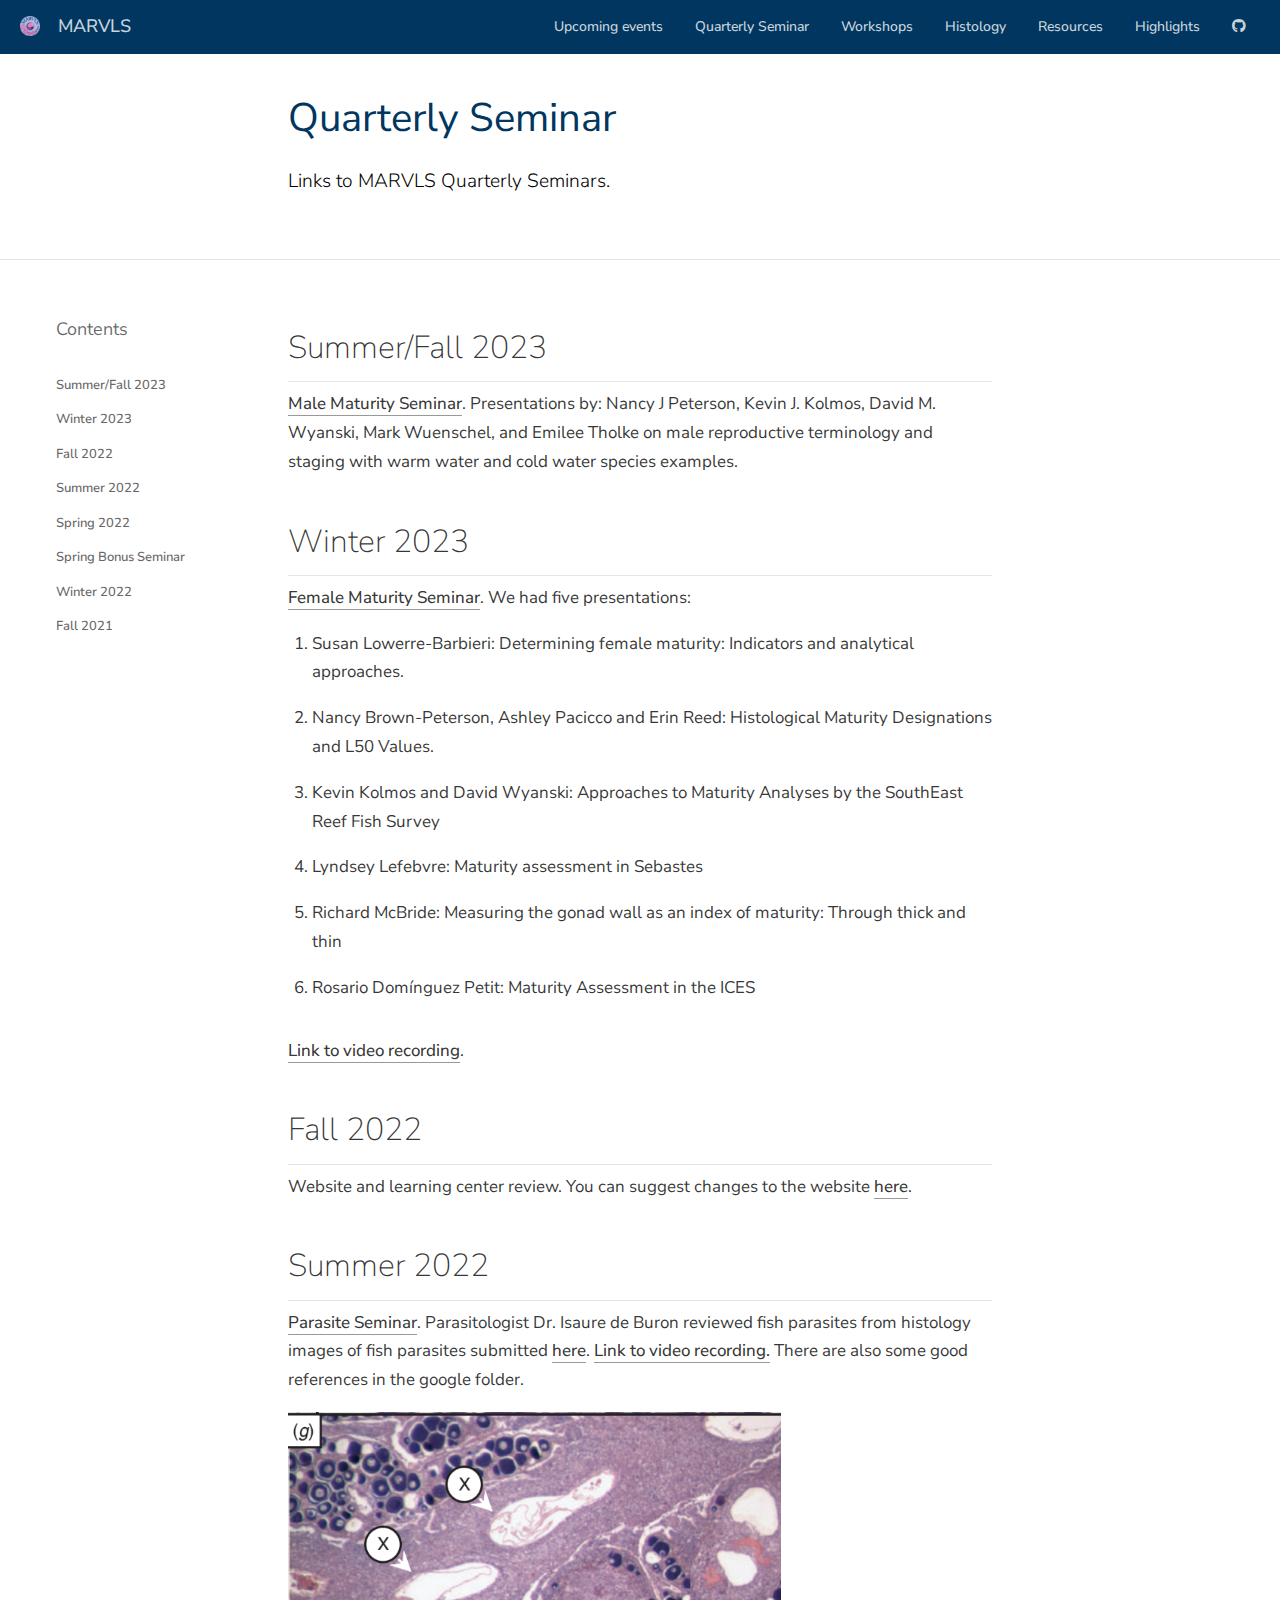
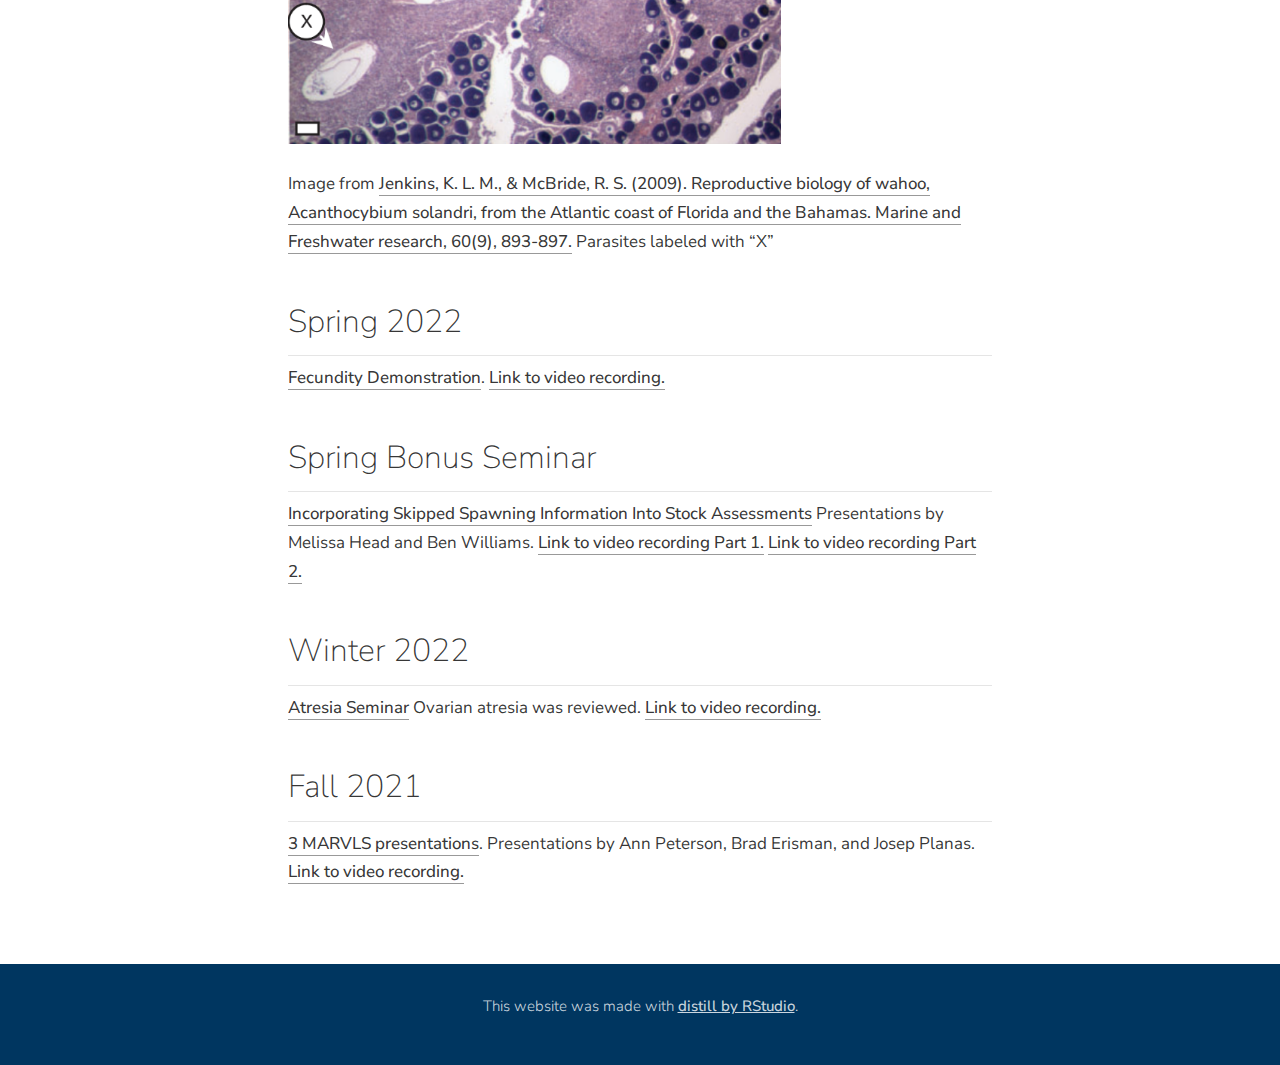
<file: docs/Meetings.html>
<!DOCTYPE html>

<html xmlns="http://www.w3.org/1999/xhtml" lang="" xml:lang="">

<head>
  <meta charset="utf-8"/>
  <meta name="viewport" content="width=device-width, initial-scale=1"/>
  <meta http-equiv="X-UA-Compatible" content="IE=Edge,chrome=1"/>
  <meta name="generator" content="distill" />

  <style type="text/css">
  /* Hide doc at startup (prevent jankiness while JS renders/transforms) */
  body {
    visibility: hidden;
  }
  </style>

 <!--radix_placeholder_import_source-->
 <!--/radix_placeholder_import_source-->

<style type="text/css">code{white-space: pre;}</style>
<style type="text/css" data-origin="pandoc">
pre > code.sourceCode { white-space: pre; position: relative; }
pre > code.sourceCode > span { display: inline-block; line-height: 1.25; }
pre > code.sourceCode > span:empty { height: 1.2em; }
.sourceCode { overflow: visible; }
code.sourceCode > span { color: inherit; text-decoration: inherit; }
div.sourceCode { margin: 1em 0; }
pre.sourceCode { margin: 0; }
@media screen {
div.sourceCode { overflow: auto; }
}
@media print {
pre > code.sourceCode { white-space: pre-wrap; }
pre > code.sourceCode > span { text-indent: -5em; padding-left: 5em; }
}
pre.numberSource code
  { counter-reset: source-line 0; }
pre.numberSource code > span
  { position: relative; left: -4em; counter-increment: source-line; }
pre.numberSource code > span > a:first-child::before
  { content: counter(source-line);
    position: relative; left: -1em; text-align: right; vertical-align: baseline;
    border: none; display: inline-block;
    -webkit-touch-callout: none; -webkit-user-select: none;
    -khtml-user-select: none; -moz-user-select: none;
    -ms-user-select: none; user-select: none;
    padding: 0 4px; width: 4em;
    color: #aaaaaa;
  }
pre.numberSource { margin-left: 3em; border-left: 1px solid #aaaaaa;  padding-left: 4px; }
div.sourceCode
  { color: #00769e; background-color: #f1f3f5; }
@media screen {
pre > code.sourceCode > span > a:first-child::before { text-decoration: underline; }
}
code span { color: #00769e; } /* Normal */
code span.al { color: #ad0000; } /* Alert */
code span.an { color: #5e5e5e; } /* Annotation */
code span.at { color: #657422; } /* Attribute */
code span.bn { color: #ad0000; } /* BaseN */
code span.bu { } /* BuiltIn */
code span.cf { color: #00769e; } /* ControlFlow */
code span.ch { color: #20794d; } /* Char */
code span.cn { color: #8f5902; } /* Constant */
code span.co { color: #5e5e5e; } /* Comment */
code span.cv { color: #5e5e5e; font-style: italic; } /* CommentVar */
code span.do { color: #5e5e5e; font-style: italic; } /* Documentation */
code span.dt { color: #ad0000; } /* DataType */
code span.dv { color: #ad0000; } /* DecVal */
code span.er { color: #ad0000; } /* Error */
code span.ex { } /* Extension */
code span.fl { color: #ad0000; } /* Float */
code span.fu { color: #4758ab; } /* Function */
code span.im { } /* Import */
code span.in { color: #5e5e5e; } /* Information */
code span.kw { color: #00769e; } /* Keyword */
code span.op { color: #5e5e5e; } /* Operator */
code span.ot { color: #00769e; } /* Other */
code span.pp { color: #ad0000; } /* Preprocessor */
code span.sc { color: #5e5e5e; } /* SpecialChar */
code span.ss { color: #20794d; } /* SpecialString */
code span.st { color: #20794d; } /* String */
code span.va { color: #111111; } /* Variable */
code span.vs { color: #20794d; } /* VerbatimString */
code span.wa { color: #5e5e5e; font-style: italic; } /* Warning */
</style>


  <!--radix_placeholder_meta_tags-->
  <title>MARVLS: Quarterly Seminar</title>

  <meta property="description" itemprop="description" content="Links to MARVLS Quarterly Seminars."/>

  <link rel="icon" type="image/vnd.microsoft.icon" href="favicon.ico"/>


  <!--  https://developers.facebook.com/docs/sharing/webmasters#markup -->
  <meta property="og:title" content="MARVLS: Quarterly Seminar"/>
  <meta property="og:type" content="article"/>
  <meta property="og:description" content="Links to MARVLS Quarterly Seminars."/>
  <meta property="og:locale" content="en_US"/>
  <meta property="og:site_name" content="MARVLS"/>

  <!--  https://dev.twitter.com/cards/types/summary -->
  <meta property="twitter:card" content="summary"/>
  <meta property="twitter:title" content="MARVLS: Quarterly Seminar"/>
  <meta property="twitter:description" content="Links to MARVLS Quarterly Seminars."/>

  <!--/radix_placeholder_meta_tags-->
  <!--radix_placeholder_rmarkdown_metadata-->

  <script type="text/json" id="radix-rmarkdown-metadata">
  {"type":"list","attributes":{"names":{"type":"character","attributes":{},"value":["title","description","output","editor_options"]}},"value":[{"type":"character","attributes":{},"value":["Quarterly Seminar"]},{"type":"character","attributes":{},"value":["Links to MARVLS Quarterly Seminars.\n"]},{"type":"list","attributes":{"names":{"type":"character","attributes":{},"value":["distill::distill_article"]}},"value":[{"type":"list","attributes":{"names":{"type":"character","attributes":{},"value":["self_contained","toc","toc_depth"]}},"value":[{"type":"logical","attributes":{},"value":[false]},{"type":"logical","attributes":{},"value":[true]},{"type":"integer","attributes":{},"value":[3]}]}]},{"type":"list","attributes":{"names":{"type":"character","attributes":{},"value":["markdown"]}},"value":[{"type":"list","attributes":{"names":{"type":"character","attributes":{},"value":["wrap"]}},"value":[{"type":"integer","attributes":{},"value":[72]}]}]}]}
  </script>
  <!--/radix_placeholder_rmarkdown_metadata-->
  <!--radix_placeholder_navigation_in_header-->
  <meta name="distill:offset" content=""/>

  <script type="application/javascript">

    window.headroom_prevent_pin = false;

    window.document.addEventListener("DOMContentLoaded", function (event) {

      // initialize headroom for banner
      var header = $('header').get(0);
      var headerHeight = header.offsetHeight;
      var headroom = new Headroom(header, {
        tolerance: 5,
        onPin : function() {
          if (window.headroom_prevent_pin) {
            window.headroom_prevent_pin = false;
            headroom.unpin();
          }
        }
      });
      headroom.init();
      if(window.location.hash)
        headroom.unpin();
      $(header).addClass('headroom--transition');

      // offset scroll location for banner on hash change
      // (see: https://github.com/WickyNilliams/headroom.js/issues/38)
      window.addEventListener("hashchange", function(event) {
        window.scrollTo(0, window.pageYOffset - (headerHeight + 25));
      });

      // responsive menu
      $('.distill-site-header').each(function(i, val) {
        var topnav = $(this);
        var toggle = topnav.find('.nav-toggle');
        toggle.on('click', function() {
          topnav.toggleClass('responsive');
        });
      });

      // nav dropdowns
      $('.nav-dropbtn').click(function(e) {
        $(this).next('.nav-dropdown-content').toggleClass('nav-dropdown-active');
        $(this).parent().siblings('.nav-dropdown')
           .children('.nav-dropdown-content').removeClass('nav-dropdown-active');
      });
      $("body").click(function(e){
        $('.nav-dropdown-content').removeClass('nav-dropdown-active');
      });
      $(".nav-dropdown").click(function(e){
        e.stopPropagation();
      });
    });
  </script>

  <style type="text/css">

  /* Theme (user-documented overrideables for nav appearance) */

  .distill-site-nav {
    color: rgba(255, 255, 255, 0.8);
    background-color: #0F2E3D;
    font-size: 15px;
    font-weight: 300;
  }

  .distill-site-nav a {
    color: inherit;
    text-decoration: none;
  }

  .distill-site-nav a:hover {
    color: white;
  }

  @media print {
    .distill-site-nav {
      display: none;
    }
  }

  .distill-site-header {

  }

  .distill-site-footer {

  }


  /* Site Header */

  .distill-site-header {
    width: 100%;
    box-sizing: border-box;
    z-index: 3;
  }

  .distill-site-header .nav-left {
    display: inline-block;
    margin-left: 8px;
  }

  @media screen and (max-width: 768px) {
    .distill-site-header .nav-left {
      margin-left: 0;
    }
  }


  .distill-site-header .nav-right {
    float: right;
    margin-right: 8px;
  }

  .distill-site-header a,
  .distill-site-header .title {
    display: inline-block;
    text-align: center;
    padding: 14px 10px 14px 10px;
  }

  .distill-site-header .title {
    font-size: 18px;
    min-width: 150px;
  }

  .distill-site-header .logo {
    padding: 0;
  }

  .distill-site-header .logo img {
    display: none;
    max-height: 20px;
    width: auto;
    margin-bottom: -4px;
  }

  .distill-site-header .nav-image img {
    max-height: 18px;
    width: auto;
    display: inline-block;
    margin-bottom: -3px;
  }



  @media screen and (min-width: 1000px) {
    .distill-site-header .logo img {
      display: inline-block;
    }
    .distill-site-header .nav-left {
      margin-left: 20px;
    }
    .distill-site-header .nav-right {
      margin-right: 20px;
    }
    .distill-site-header .title {
      padding-left: 12px;
    }
  }


  .distill-site-header .nav-toggle {
    display: none;
  }

  .nav-dropdown {
    display: inline-block;
    position: relative;
  }

  .nav-dropdown .nav-dropbtn {
    border: none;
    outline: none;
    color: rgba(255, 255, 255, 0.8);
    padding: 16px 10px;
    background-color: transparent;
    font-family: inherit;
    font-size: inherit;
    font-weight: inherit;
    margin: 0;
    margin-top: 1px;
    z-index: 2;
  }

  .nav-dropdown-content {
    display: none;
    position: absolute;
    background-color: white;
    min-width: 200px;
    border: 1px solid rgba(0,0,0,0.15);
    border-radius: 4px;
    box-shadow: 0px 8px 16px 0px rgba(0,0,0,0.1);
    z-index: 1;
    margin-top: 2px;
    white-space: nowrap;
    padding-top: 4px;
    padding-bottom: 4px;
  }

  .nav-dropdown-content hr {
    margin-top: 4px;
    margin-bottom: 4px;
    border: none;
    border-bottom: 1px solid rgba(0, 0, 0, 0.1);
  }

  .nav-dropdown-active {
    display: block;
  }

  .nav-dropdown-content a, .nav-dropdown-content .nav-dropdown-header {
    color: black;
    padding: 6px 24px;
    text-decoration: none;
    display: block;
    text-align: left;
  }

  .nav-dropdown-content .nav-dropdown-header {
    display: block;
    padding: 5px 24px;
    padding-bottom: 0;
    text-transform: uppercase;
    font-size: 14px;
    color: #999999;
    white-space: nowrap;
  }

  .nav-dropdown:hover .nav-dropbtn {
    color: white;
  }

  .nav-dropdown-content a:hover {
    background-color: #ddd;
    color: black;
  }

  .nav-right .nav-dropdown-content {
    margin-left: -45%;
    right: 0;
  }

  @media screen and (max-width: 768px) {
    .distill-site-header a, .distill-site-header .nav-dropdown  {display: none;}
    .distill-site-header a.nav-toggle {
      float: right;
      display: block;
    }
    .distill-site-header .title {
      margin-left: 0;
    }
    .distill-site-header .nav-right {
      margin-right: 0;
    }
    .distill-site-header {
      overflow: hidden;
    }
    .nav-right .nav-dropdown-content {
      margin-left: 0;
    }
  }


  @media screen and (max-width: 768px) {
    .distill-site-header.responsive {position: relative; min-height: 500px; }
    .distill-site-header.responsive a.nav-toggle {
      position: absolute;
      right: 0;
      top: 0;
    }
    .distill-site-header.responsive a,
    .distill-site-header.responsive .nav-dropdown {
      display: block;
      text-align: left;
    }
    .distill-site-header.responsive .nav-left,
    .distill-site-header.responsive .nav-right {
      width: 100%;
    }
    .distill-site-header.responsive .nav-dropdown {float: none;}
    .distill-site-header.responsive .nav-dropdown-content {position: relative;}
    .distill-site-header.responsive .nav-dropdown .nav-dropbtn {
      display: block;
      width: 100%;
      text-align: left;
    }
  }

  /* Site Footer */

  .distill-site-footer {
    width: 100%;
    overflow: hidden;
    box-sizing: border-box;
    z-index: 3;
    margin-top: 30px;
    padding-top: 30px;
    padding-bottom: 30px;
    text-align: center;
  }

  /* Headroom */

  d-title {
    padding-top: 6rem;
  }

  @media print {
    d-title {
      padding-top: 4rem;
    }
  }

  .headroom {
    z-index: 1000;
    position: fixed;
    top: 0;
    left: 0;
    right: 0;
  }

  .headroom--transition {
    transition: all .4s ease-in-out;
  }

  .headroom--unpinned {
    top: -100px;
  }

  .headroom--pinned {
    top: 0;
  }

  /* adjust viewport for navbar height */
  /* helps vertically center bootstrap (non-distill) content */
  .min-vh-100 {
    min-height: calc(100vh - 100px) !important;
  }

  </style>

  <script src="site_libs/jquery-3.6.0/jquery-3.6.0.min.js"></script>
  <link href="site_libs/font-awesome-6.4.2/css/all.min.css" rel="stylesheet"/>
  <link href="site_libs/font-awesome-6.4.2/css/v4-shims.min.css" rel="stylesheet"/>
  <script src="site_libs/headroom-0.9.4/headroom.min.js"></script>
  <!--/radix_placeholder_navigation_in_header-->
  <!--radix_placeholder_distill-->

  <style type="text/css">

  body {
    background-color: white;
  }

  .pandoc-table {
    width: 100%;
  }

  .pandoc-table>caption {
    margin-bottom: 10px;
  }

  .pandoc-table th:not([align]) {
    text-align: left;
  }

  .pagedtable-footer {
    font-size: 15px;
  }

  d-byline .byline {
    grid-template-columns: 2fr 2fr;
  }

  d-byline .byline h3 {
    margin-block-start: 1.5em;
  }

  d-byline .byline .authors-affiliations h3 {
    margin-block-start: 0.5em;
  }

  .authors-affiliations .orcid-id {
    width: 16px;
    height:16px;
    margin-left: 4px;
    margin-right: 4px;
    vertical-align: middle;
    padding-bottom: 2px;
  }

  d-title .dt-tags {
    margin-top: 1em;
    grid-column: text;
  }

  .dt-tags .dt-tag {
    text-decoration: none;
    display: inline-block;
    color: rgba(0,0,0,0.6);
    padding: 0em 0.4em;
    margin-right: 0.5em;
    margin-bottom: 0.4em;
    font-size: 70%;
    border: 1px solid rgba(0,0,0,0.2);
    border-radius: 3px;
    text-transform: uppercase;
    font-weight: 500;
  }

  d-article table.gt_table td,
  d-article table.gt_table th {
    border-bottom: none;
    font-size: 100%;
  }

  .html-widget {
    margin-bottom: 2.0em;
  }

  .l-screen-inset {
    padding-right: 16px;
  }

  .l-screen .caption {
    margin-left: 10px;
  }

  .shaded {
    background: rgb(247, 247, 247);
    padding-top: 20px;
    padding-bottom: 20px;
    border-top: 1px solid rgba(0, 0, 0, 0.1);
    border-bottom: 1px solid rgba(0, 0, 0, 0.1);
  }

  .shaded .html-widget {
    margin-bottom: 0;
    border: 1px solid rgba(0, 0, 0, 0.1);
  }

  .shaded .shaded-content {
    background: white;
  }

  .text-output {
    margin-top: 0;
    line-height: 1.5em;
  }

  .hidden {
    display: none !important;
  }

  d-article {
    padding-top: 2.5rem;
    padding-bottom: 30px;
  }

  d-appendix {
    padding-top: 30px;
  }

  d-article>p>img {
    width: 100%;
  }

  d-article h2 {
    margin: 1rem 0 1.5rem 0;
  }

  d-article h3 {
    margin-top: 1.5rem;
  }

  d-article iframe {
    border: 1px solid rgba(0, 0, 0, 0.1);
    margin-bottom: 2.0em;
    width: 100%;
  }

  /* Tweak code blocks */

  d-article div.sourceCode code,
  d-article pre code {
    font-family: Consolas, Monaco, 'Andale Mono', 'Ubuntu Mono', monospace;
  }

  d-article pre,
  d-article div.sourceCode,
  d-article div.sourceCode pre {
    overflow: auto;
  }

  d-article div.sourceCode {
    background-color: white;
  }

  d-article div.sourceCode pre {
    padding-left: 10px;
    font-size: 12px;
    border-left: 2px solid rgba(0,0,0,0.1);
  }

  d-article pre {
    font-size: 12px;
    color: black;
    background: none;
    margin-top: 0;
    text-align: left;
    white-space: pre;
    word-spacing: normal;
    word-break: normal;
    word-wrap: normal;
    line-height: 1.5;

    -moz-tab-size: 4;
    -o-tab-size: 4;
    tab-size: 4;

    -webkit-hyphens: none;
    -moz-hyphens: none;
    -ms-hyphens: none;
    hyphens: none;
  }

  d-article pre a {
    border-bottom: none;
  }

  d-article pre a:hover {
    border-bottom: none;
    text-decoration: underline;
  }

  d-article details {
    grid-column: text;
    margin-bottom: 0.8em;
  }

  @media(min-width: 768px) {

  d-article pre,
  d-article div.sourceCode,
  d-article div.sourceCode pre {
    overflow: visible !important;
  }

  d-article div.sourceCode pre {
    padding-left: 18px;
    font-size: 14px;
  }

  d-article pre {
    font-size: 14px;
  }

  }

  figure img.external {
    background: white;
    border: 1px solid rgba(0, 0, 0, 0.1);
    box-shadow: 0 1px 8px rgba(0, 0, 0, 0.1);
    padding: 18px;
    box-sizing: border-box;
  }

  /* CSS for d-contents */

  .d-contents {
    grid-column: text;
    color: rgba(0,0,0,0.8);
    font-size: 0.9em;
    padding-bottom: 1em;
    margin-bottom: 1em;
    padding-bottom: 0.5em;
    margin-bottom: 1em;
    padding-left: 0.25em;
    justify-self: start;
  }

  @media(min-width: 1000px) {
    .d-contents.d-contents-float {
      height: 0;
      grid-column-start: 1;
      grid-column-end: 4;
      justify-self: center;
      padding-right: 3em;
      padding-left: 2em;
    }
  }

  .d-contents nav h3 {
    font-size: 18px;
    margin-top: 0;
    margin-bottom: 1em;
  }

  .d-contents li {
    list-style-type: none
  }

  .d-contents nav > ul {
    padding-left: 0;
  }

  .d-contents ul {
    padding-left: 1em
  }

  .d-contents nav ul li {
    margin-top: 0.6em;
    margin-bottom: 0.2em;
  }

  .d-contents nav a {
    font-size: 13px;
    border-bottom: none;
    text-decoration: none
    color: rgba(0, 0, 0, 0.8);
  }

  .d-contents nav a:hover {
    text-decoration: underline solid rgba(0, 0, 0, 0.6)
  }

  .d-contents nav > ul > li > a {
    font-weight: 600;
  }

  .d-contents nav > ul > li > ul {
    font-weight: inherit;
  }

  .d-contents nav > ul > li > ul > li {
    margin-top: 0.2em;
  }


  .d-contents nav ul {
    margin-top: 0;
    margin-bottom: 0.25em;
  }

  .d-article-with-toc h2:nth-child(2) {
    margin-top: 0;
  }


  /* Figure */

  .figure {
    position: relative;
    margin-bottom: 2.5em;
    margin-top: 1.5em;
  }

  .figure .caption {
    color: rgba(0, 0, 0, 0.6);
    font-size: 12px;
    line-height: 1.5em;
  }

  .figure img.external {
    background: white;
    border: 1px solid rgba(0, 0, 0, 0.1);
    box-shadow: 0 1px 8px rgba(0, 0, 0, 0.1);
    padding: 18px;
    box-sizing: border-box;
  }

  .figure .caption a {
    color: rgba(0, 0, 0, 0.6);
  }

  .figure .caption b,
  .figure .caption strong, {
    font-weight: 600;
    color: rgba(0, 0, 0, 1.0);
  }

  /* Citations */

  d-article .citation {
    color: inherit;
    cursor: inherit;
  }

  div.hanging-indent{
    margin-left: 1em; text-indent: -1em;
  }

  /* Citation hover box */

  .tippy-box[data-theme~=light-border] {
    background-color: rgba(250, 250, 250, 0.95);
  }

  .tippy-content > p {
    margin-bottom: 0;
    padding: 2px;
  }


  /* Tweak 1000px media break to show more text */

  @media(min-width: 1000px) {
    .base-grid,
    distill-header,
    d-title,
    d-abstract,
    d-article,
    d-appendix,
    distill-appendix,
    d-byline,
    d-footnote-list,
    d-citation-list,
    distill-footer {
      grid-template-columns: [screen-start] 1fr [page-start kicker-start] 80px [middle-start] 50px [text-start kicker-end] 65px 65px 65px 65px 65px 65px 65px 65px [text-end gutter-start] 65px [middle-end] 65px [page-end gutter-end] 1fr [screen-end];
      grid-column-gap: 16px;
    }

    .grid {
      grid-column-gap: 16px;
    }

    d-article {
      font-size: 1.06rem;
      line-height: 1.7em;
    }
    figure .caption, .figure .caption, figure figcaption {
      font-size: 13px;
    }
  }

  @media(min-width: 1180px) {
    .base-grid,
    distill-header,
    d-title,
    d-abstract,
    d-article,
    d-appendix,
    distill-appendix,
    d-byline,
    d-footnote-list,
    d-citation-list,
    distill-footer {
      grid-template-columns: [screen-start] 1fr [page-start kicker-start] 60px [middle-start] 60px [text-start kicker-end] 60px 60px 60px 60px 60px 60px 60px 60px [text-end gutter-start] 60px [middle-end] 60px [page-end gutter-end] 1fr [screen-end];
      grid-column-gap: 32px;
    }

    .grid {
      grid-column-gap: 32px;
    }
  }


  /* Get the citation styles for the appendix (not auto-injected on render since
     we do our own rendering of the citation appendix) */

  d-appendix .citation-appendix,
  .d-appendix .citation-appendix {
    font-size: 11px;
    line-height: 15px;
    border-left: 1px solid rgba(0, 0, 0, 0.1);
    padding-left: 18px;
    border: 1px solid rgba(0,0,0,0.1);
    background: rgba(0, 0, 0, 0.02);
    padding: 10px 18px;
    border-radius: 3px;
    color: rgba(150, 150, 150, 1);
    overflow: hidden;
    margin-top: -12px;
    white-space: pre-wrap;
    word-wrap: break-word;
  }

  /* Include appendix styles here so they can be overridden */

  d-appendix {
    contain: layout style;
    font-size: 0.8em;
    line-height: 1.7em;
    margin-top: 60px;
    margin-bottom: 0;
    border-top: 1px solid rgba(0, 0, 0, 0.1);
    color: rgba(0,0,0,0.5);
    padding-top: 60px;
    padding-bottom: 48px;
  }

  d-appendix h3 {
    grid-column: page-start / text-start;
    font-size: 15px;
    font-weight: 500;
    margin-top: 1em;
    margin-bottom: 0;
    color: rgba(0,0,0,0.65);
  }

  d-appendix h3 + * {
    margin-top: 1em;
  }

  d-appendix ol {
    padding: 0 0 0 15px;
  }

  @media (min-width: 768px) {
    d-appendix ol {
      padding: 0 0 0 30px;
      margin-left: -30px;
    }
  }

  d-appendix li {
    margin-bottom: 1em;
  }

  d-appendix a {
    color: rgba(0, 0, 0, 0.6);
  }

  d-appendix > * {
    grid-column: text;
  }

  d-appendix > d-footnote-list,
  d-appendix > d-citation-list,
  d-appendix > distill-appendix {
    grid-column: screen;
  }

  /* Include footnote styles here so they can be overridden */

  d-footnote-list {
    contain: layout style;
  }

  d-footnote-list > * {
    grid-column: text;
  }

  d-footnote-list a.footnote-backlink {
    color: rgba(0,0,0,0.3);
    padding-left: 0.5em;
  }



  /* Anchor.js */

  .anchorjs-link {
    /*transition: all .25s linear; */
    text-decoration: none;
    border-bottom: none;
  }
  *:hover > .anchorjs-link {
    margin-left: -1.125em !important;
    text-decoration: none;
    border-bottom: none;
  }

  /* Social footer */

  .social_footer {
    margin-top: 30px;
    margin-bottom: 0;
    color: rgba(0,0,0,0.67);
  }

  .disqus-comments {
    margin-right: 30px;
  }

  .disqus-comment-count {
    border-bottom: 1px solid rgba(0, 0, 0, 0.4);
    cursor: pointer;
  }

  #disqus_thread {
    margin-top: 30px;
  }

  .article-sharing a {
    border-bottom: none;
    margin-right: 8px;
  }

  .article-sharing a:hover {
    border-bottom: none;
  }

  .sidebar-section.subscribe {
    font-size: 12px;
    line-height: 1.6em;
  }

  .subscribe p {
    margin-bottom: 0.5em;
  }


  .article-footer .subscribe {
    font-size: 15px;
    margin-top: 45px;
  }


  .sidebar-section.custom {
    font-size: 12px;
    line-height: 1.6em;
  }

  .custom p {
    margin-bottom: 0.5em;
  }

  /* Styles for listing layout (hide title) */
  .layout-listing d-title, .layout-listing .d-title {
    display: none;
  }

  /* Styles for posts lists (not auto-injected) */


  .posts-with-sidebar {
    padding-left: 45px;
    padding-right: 45px;
  }

  .posts-list .description h2,
  .posts-list .description p {
    font-family: -apple-system, BlinkMacSystemFont, "Segoe UI", Roboto, Oxygen, Ubuntu, Cantarell, "Fira Sans", "Droid Sans", "Helvetica Neue", Arial, sans-serif;
  }

  .posts-list .description h2 {
    font-weight: 700;
    border-bottom: none;
    padding-bottom: 0;
  }

  .posts-list h2.post-tag {
    border-bottom: 1px solid rgba(0, 0, 0, 0.2);
    padding-bottom: 12px;
  }
  .posts-list {
    margin-top: 60px;
    margin-bottom: 24px;
  }

  .posts-list .post-preview {
    text-decoration: none;
    overflow: hidden;
    display: block;
    border-bottom: 1px solid rgba(0, 0, 0, 0.1);
    padding: 24px 0;
  }

  .post-preview-last {
    border-bottom: none !important;
  }

  .posts-list .posts-list-caption {
    grid-column: screen;
    font-weight: 400;
  }

  .posts-list .post-preview h2 {
    margin: 0 0 6px 0;
    line-height: 1.2em;
    font-style: normal;
    font-size: 24px;
  }

  .posts-list .post-preview p {
    margin: 0 0 12px 0;
    line-height: 1.4em;
    font-size: 16px;
  }

  .posts-list .post-preview .thumbnail {
    box-sizing: border-box;
    margin-bottom: 24px;
    position: relative;
    max-width: 500px;
  }
  .posts-list .post-preview img {
    width: 100%;
    display: block;
  }

  .posts-list .metadata {
    font-size: 12px;
    line-height: 1.4em;
    margin-bottom: 18px;
  }

  .posts-list .metadata > * {
    display: inline-block;
  }

  .posts-list .metadata .publishedDate {
    margin-right: 2em;
  }

  .posts-list .metadata .dt-authors {
    display: block;
    margin-top: 0.3em;
    margin-right: 2em;
  }

  .posts-list .dt-tags {
    display: block;
    line-height: 1em;
  }

  .posts-list .dt-tags .dt-tag {
    display: inline-block;
    color: rgba(0,0,0,0.6);
    padding: 0.3em 0.4em;
    margin-right: 0.2em;
    margin-bottom: 0.4em;
    font-size: 60%;
    border: 1px solid rgba(0,0,0,0.2);
    border-radius: 3px;
    text-transform: uppercase;
    font-weight: 500;
  }

  .posts-list img {
    opacity: 1;
  }

  .posts-list img[data-src] {
    opacity: 0;
  }

  .posts-more {
    clear: both;
  }


  .posts-sidebar {
    font-size: 16px;
  }

  .posts-sidebar h3 {
    font-size: 16px;
    margin-top: 0;
    margin-bottom: 0.5em;
    font-weight: 400;
    text-transform: uppercase;
  }

  .sidebar-section {
    margin-bottom: 30px;
  }

  .categories ul {
    list-style-type: none;
    margin: 0;
    padding: 0;
  }

  .categories li {
    color: rgba(0, 0, 0, 0.8);
    margin-bottom: 0;
  }

  .categories li>a {
    border-bottom: none;
  }

  .categories li>a:hover {
    border-bottom: 1px solid rgba(0, 0, 0, 0.4);
  }

  .categories .active {
    font-weight: 600;
  }

  .categories .category-count {
    color: rgba(0, 0, 0, 0.4);
  }


  @media(min-width: 768px) {
    .posts-list .post-preview h2 {
      font-size: 26px;
    }
    .posts-list .post-preview .thumbnail {
      float: right;
      width: 30%;
      margin-bottom: 0;
    }
    .posts-list .post-preview .description {
      float: left;
      width: 45%;
    }
    .posts-list .post-preview .metadata {
      float: left;
      width: 20%;
      margin-top: 8px;
    }
    .posts-list .post-preview p {
      margin: 0 0 12px 0;
      line-height: 1.5em;
      font-size: 16px;
    }
    .posts-with-sidebar .posts-list {
      float: left;
      width: 75%;
    }
    .posts-with-sidebar .posts-sidebar {
      float: right;
      width: 20%;
      margin-top: 60px;
      padding-top: 24px;
      padding-bottom: 24px;
    }
  }


  /* Improve display for browsers without grid (IE/Edge <= 15) */

  .downlevel {
    line-height: 1.6em;
    font-family: -apple-system, BlinkMacSystemFont, "Segoe UI", Roboto, Oxygen, Ubuntu, Cantarell, "Fira Sans", "Droid Sans", "Helvetica Neue", Arial, sans-serif;
    margin: 0;
  }

  .downlevel .d-title {
    padding-top: 6rem;
    padding-bottom: 1.5rem;
  }

  .downlevel .d-title h1 {
    font-size: 50px;
    font-weight: 700;
    line-height: 1.1em;
    margin: 0 0 0.5rem;
  }

  .downlevel .d-title p {
    font-weight: 300;
    font-size: 1.2rem;
    line-height: 1.55em;
    margin-top: 0;
  }

  .downlevel .d-byline {
    padding-top: 0.8em;
    padding-bottom: 0.8em;
    font-size: 0.8rem;
    line-height: 1.8em;
  }

  .downlevel .section-separator {
    border: none;
    border-top: 1px solid rgba(0, 0, 0, 0.1);
  }

  .downlevel .d-article {
    font-size: 1.06rem;
    line-height: 1.7em;
    padding-top: 1rem;
    padding-bottom: 2rem;
  }


  .downlevel .d-appendix {
    padding-left: 0;
    padding-right: 0;
    max-width: none;
    font-size: 0.8em;
    line-height: 1.7em;
    margin-bottom: 0;
    color: rgba(0,0,0,0.5);
    padding-top: 40px;
    padding-bottom: 48px;
  }

  .downlevel .footnotes ol {
    padding-left: 13px;
  }

  .downlevel .base-grid,
  .downlevel .distill-header,
  .downlevel .d-title,
  .downlevel .d-abstract,
  .downlevel .d-article,
  .downlevel .d-appendix,
  .downlevel .distill-appendix,
  .downlevel .d-byline,
  .downlevel .d-footnote-list,
  .downlevel .d-citation-list,
  .downlevel .distill-footer,
  .downlevel .appendix-bottom,
  .downlevel .posts-container {
    padding-left: 40px;
    padding-right: 40px;
  }

  @media(min-width: 768px) {
    .downlevel .base-grid,
    .downlevel .distill-header,
    .downlevel .d-title,
    .downlevel .d-abstract,
    .downlevel .d-article,
    .downlevel .d-appendix,
    .downlevel .distill-appendix,
    .downlevel .d-byline,
    .downlevel .d-footnote-list,
    .downlevel .d-citation-list,
    .downlevel .distill-footer,
    .downlevel .appendix-bottom,
    .downlevel .posts-container {
    padding-left: 150px;
    padding-right: 150px;
    max-width: 900px;
  }
  }

  .downlevel pre code {
    display: block;
    border-left: 2px solid rgba(0, 0, 0, .1);
    padding: 0 0 0 20px;
    font-size: 14px;
  }

  .downlevel code, .downlevel pre {
    color: black;
    background: none;
    font-family: Consolas, Monaco, 'Andale Mono', 'Ubuntu Mono', monospace;
    text-align: left;
    white-space: pre;
    word-spacing: normal;
    word-break: normal;
    word-wrap: normal;
    line-height: 1.5;

    -moz-tab-size: 4;
    -o-tab-size: 4;
    tab-size: 4;

    -webkit-hyphens: none;
    -moz-hyphens: none;
    -ms-hyphens: none;
    hyphens: none;
  }

  .downlevel .posts-list .post-preview {
    color: inherit;
  }



  </style>

  <script type="application/javascript">

  function is_downlevel_browser() {
    if (bowser.isUnsupportedBrowser({ msie: "12", msedge: "16"},
                                   window.navigator.userAgent)) {
      return true;
    } else {
      return window.load_distill_framework === undefined;
    }
  }

  // show body when load is complete
  function on_load_complete() {

    // add anchors
    if (window.anchors) {
      window.anchors.options.placement = 'left';
      window.anchors.add('d-article > h2, d-article > h3, d-article > h4, d-article > h5');
    }


    // set body to visible
    document.body.style.visibility = 'visible';

    // force redraw for leaflet widgets
    if (window.HTMLWidgets) {
      var maps = window.HTMLWidgets.findAll(".leaflet");
      $.each(maps, function(i, el) {
        var map = this.getMap();
        map.invalidateSize();
        map.eachLayer(function(layer) {
          if (layer instanceof L.TileLayer)
            layer.redraw();
        });
      });
    }

    // trigger 'shown' so htmlwidgets resize
    $('d-article').trigger('shown');
  }

  function init_distill() {

    init_common();

    // create front matter
    var front_matter = $('<d-front-matter></d-front-matter>');
    $('#distill-front-matter').wrap(front_matter);

    // create d-title
    $('.d-title').changeElementType('d-title');

    // create d-byline
    var byline = $('<d-byline></d-byline>');
    $('.d-byline').replaceWith(byline);

    // create d-article
    var article = $('<d-article></d-article>');
    $('.d-article').wrap(article).children().unwrap();

    // move posts container into article
    $('.posts-container').appendTo($('d-article'));

    // create d-appendix
    $('.d-appendix').changeElementType('d-appendix');

    // flag indicating that we have appendix items
    var appendix = $('.appendix-bottom').children('h3').length > 0;

    // replace footnotes with <d-footnote>
    $('.footnote-ref').each(function(i, val) {
      appendix = true;
      var href = $(this).attr('href');
      var id = href.replace('#', '');
      var fn = $('#' + id);
      var fn_p = $('#' + id + '>p');
      fn_p.find('.footnote-back').remove();
      var text = fn_p.html();
      var dtfn = $('<d-footnote></d-footnote>');
      dtfn.html(text);
      $(this).replaceWith(dtfn);
    });
    // remove footnotes
    $('.footnotes').remove();

    // move refs into #references-listing
    $('#references-listing').replaceWith($('#refs'));

    $('h1.appendix, h2.appendix').each(function(i, val) {
      $(this).changeElementType('h3');
    });
    $('h3.appendix').each(function(i, val) {
      var id = $(this).attr('id');
      $('.d-contents a[href="#' + id + '"]').parent().remove();
      appendix = true;
      $(this).nextUntil($('h1, h2, h3')).addBack().appendTo($('d-appendix'));
    });

    // show d-appendix if we have appendix content
    $("d-appendix").css('display', appendix ? 'grid' : 'none');

    // localize layout chunks to just output
    $('.layout-chunk').each(function(i, val) {

      // capture layout
      var layout = $(this).attr('data-layout');

      // apply layout to markdown level block elements
      var elements = $(this).children().not('details, div.sourceCode, pre, script');
      elements.each(function(i, el) {
        var layout_div = $('<div class="' + layout + '"></div>');
        if (layout_div.hasClass('shaded')) {
          var shaded_content = $('<div class="shaded-content"></div>');
          $(this).wrap(shaded_content);
          $(this).parent().wrap(layout_div);
        } else {
          $(this).wrap(layout_div);
        }
      });


      // unwrap the layout-chunk div
      $(this).children().unwrap();
    });

    // remove code block used to force  highlighting css
    $('.distill-force-highlighting-css').parent().remove();

    // remove empty line numbers inserted by pandoc when using a
    // custom syntax highlighting theme
    $('code.sourceCode a:empty').remove();

    // load distill framework
    load_distill_framework();

    // wait for window.distillRunlevel == 4 to do post processing
    function distill_post_process() {

      if (!window.distillRunlevel || window.distillRunlevel < 4)
        return;

      // hide author/affiliations entirely if we have no authors
      var front_matter = JSON.parse($("#distill-front-matter").html());
      var have_authors = front_matter.authors && front_matter.authors.length > 0;
      if (!have_authors)
        $('d-byline').addClass('hidden');

      // article with toc class
      $('.d-contents').parent().addClass('d-article-with-toc');

      // strip links that point to #
      $('.authors-affiliations').find('a[href="#"]').removeAttr('href');

      // add orcid ids
      $('.authors-affiliations').find('.author').each(function(i, el) {
        var orcid_id = front_matter.authors[i].orcidID;
        if (orcid_id) {
          var a = $('<a></a>');
          a.attr('href', 'https://orcid.org/' + orcid_id);
          var img = $('<img></img>');
          img.addClass('orcid-id');
          img.attr('alt', 'ORCID ID');
          img.attr('src','[data-uri]');
          a.append(img);
          $(this).append(a);
        }
      });

      // hide elements of author/affiliations grid that have no value
      function hide_byline_column(caption) {
        $('d-byline').find('h3:contains("' + caption + '")').parent().css('visibility', 'hidden');
      }

      // affiliations
      var have_affiliations = false;
      for (var i = 0; i<front_matter.authors.length; ++i) {
        var author = front_matter.authors[i];
        if (author.affiliation !== "&nbsp;") {
          have_affiliations = true;
          break;
        }
      }
      if (!have_affiliations)
        $('d-byline').find('h3:contains("Affiliations")').css('visibility', 'hidden');

      // published date
      if (!front_matter.publishedDate)
        hide_byline_column("Published");

      // document object identifier
      var doi = $('d-byline').find('h3:contains("DOI")');
      var doi_p = doi.next().empty();
      if (!front_matter.doi) {
        // if we have a citation and valid citationText then link to that
        if ($('#citation').length > 0 && front_matter.citationText) {
          doi.html('Citation');
          $('<a href="#citation"></a>')
            .text(front_matter.citationText)
            .appendTo(doi_p);
        } else {
          hide_byline_column("DOI");
        }
      } else {
        $('<a></a>')
           .attr('href', "https://doi.org/" + front_matter.doi)
           .html(front_matter.doi)
           .appendTo(doi_p);
      }

       // change plural form of authors/affiliations
      if (front_matter.authors.length === 1) {
        var grid = $('.authors-affiliations');
        grid.children('h3:contains("Authors")').text('Author');
        grid.children('h3:contains("Affiliations")').text('Affiliation');
      }

      // remove d-appendix and d-footnote-list local styles
      $('d-appendix > style:first-child').remove();
      $('d-footnote-list > style:first-child').remove();

      // move appendix-bottom entries to the bottom
      $('.appendix-bottom').appendTo('d-appendix').children().unwrap();
      $('.appendix-bottom').remove();

      // hoverable references
      $('span.citation[data-cites]').each(function() {
        const citeChild = $(this).children()[0]
        // Do not process if @xyz has been used without escaping and without bibliography activated
        // https://github.com/rstudio/distill/issues/466
        if (citeChild === undefined) return true

        if (citeChild.nodeName == "D-FOOTNOTE") {
          var fn = citeChild
          $(this).html(fn.shadowRoot.querySelector("sup"))
          $(this).id = fn.id
          fn.remove()
        }
        var refs = $(this).attr('data-cites').split(" ");
        var refHtml = refs.map(function(ref) {
          // Could use CSS.escape too here, we insure backward compatibility in navigator
          return "<p>" + $('div[id="ref-' + ref + '"]').html() + "</p>";
        }).join("\n");
        window.tippy(this, {
          allowHTML: true,
          content: refHtml,
          maxWidth: 500,
          interactive: true,
          interactiveBorder: 10,
          theme: 'light-border',
          placement: 'bottom-start'
        });
      });

      // fix footnotes in tables (#411)
      // replacing broken distill.pub feature
      $('table d-footnote').each(function() {
        // we replace internal showAtNode methode which is triggered when hovering a footnote
        this.hoverBox.showAtNode = function(node) {
          // ported from https://github.com/distillpub/template/pull/105/files
          calcOffset = function(elem) {
              let x = elem.offsetLeft;
              let y = elem.offsetTop;
              // Traverse upwards until an `absolute` element is found or `elem`
              // becomes null.
              while (elem = elem.offsetParent && elem.style.position != 'absolute') {
                  x += elem.offsetLeft;
                  y += elem.offsetTop;
              }

              return { left: x, top: y };
          }
          // https://developer.mozilla.org/en-US/docs/Web/API/HTMLElement/offsetTop
          const bbox = node.getBoundingClientRect();
          const offset = calcOffset(node);
          this.show([offset.left + bbox.width, offset.top + bbox.height]);
        }
      })

      // clear polling timer
      clearInterval(tid);

      // show body now that everything is ready
      on_load_complete();
    }

    var tid = setInterval(distill_post_process, 50);
    distill_post_process();

  }

  function init_downlevel() {

    init_common();

     // insert hr after d-title
    $('.d-title').after($('<hr class="section-separator"/>'));

    // check if we have authors
    var front_matter = JSON.parse($("#distill-front-matter").html());
    var have_authors = front_matter.authors && front_matter.authors.length > 0;

    // manage byline/border
    if (!have_authors)
      $('.d-byline').remove();
    $('.d-byline').after($('<hr class="section-separator"/>'));
    $('.d-byline a').remove();

    // remove toc
    $('.d-contents').remove();

    // move appendix elements
    $('h1.appendix, h2.appendix').each(function(i, val) {
      $(this).changeElementType('h3');
    });
    $('h3.appendix').each(function(i, val) {
      $(this).nextUntil($('h1, h2, h3')).addBack().appendTo($('.d-appendix'));
    });


    // inject headers into references and footnotes
    var refs_header = $('<h3></h3>');
    refs_header.text('References');
    $('#refs').prepend(refs_header);

    var footnotes_header = $('<h3></h3');
    footnotes_header.text('Footnotes');
    $('.footnotes').children('hr').first().replaceWith(footnotes_header);

    // move appendix-bottom entries to the bottom
    $('.appendix-bottom').appendTo('.d-appendix').children().unwrap();
    $('.appendix-bottom').remove();

    // remove appendix if it's empty
    if ($('.d-appendix').children().length === 0)
      $('.d-appendix').remove();

    // prepend separator above appendix
    $('.d-appendix').before($('<hr class="section-separator" style="clear: both"/>'));

    // trim code
    $('pre>code').each(function(i, val) {
      $(this).html($.trim($(this).html()));
    });

    // move posts-container right before article
    $('.posts-container').insertBefore($('.d-article'));

    $('body').addClass('downlevel');

    on_load_complete();
  }


  function init_common() {

    // jquery plugin to change element types
    (function($) {
      $.fn.changeElementType = function(newType) {
        var attrs = {};

        $.each(this[0].attributes, function(idx, attr) {
          attrs[attr.nodeName] = attr.nodeValue;
        });

        this.replaceWith(function() {
          return $("<" + newType + "/>", attrs).append($(this).contents());
        });
      };
    })(jQuery);

    // prevent underline for linked images
    $('a > img').parent().css({'border-bottom' : 'none'});

    // mark non-body figures created by knitr chunks as 100% width
    $('.layout-chunk').each(function(i, val) {
      var figures = $(this).find('img, .html-widget');
      // ignore leaflet img layers (#106)
      figures = figures.filter(':not(img[class*="leaflet"])')
      if ($(this).attr('data-layout') !== "l-body") {
        figures.css('width', '100%');
      } else {
        figures.css('max-width', '100%');
        figures.filter("[width]").each(function(i, val) {
          var fig = $(this);
          fig.css('width', fig.attr('width') + 'px');
        });

      }
    });

    // auto-append index.html to post-preview links in file: protocol
    // and in rstudio ide preview
    $('.post-preview').each(function(i, val) {
      if (window.location.protocol === "file:")
        $(this).attr('href', $(this).attr('href') + "index.html");
    });

    // get rid of index.html references in header
    if (window.location.protocol !== "file:") {
      $('.distill-site-header a[href]').each(function(i,val) {
        $(this).attr('href', $(this).attr('href').replace(/^index[.]html/, "./"));
      });
    }

    // add class to pandoc style tables
    $('tr.header').parent('thead').parent('table').addClass('pandoc-table');
    $('.kable-table').children('table').addClass('pandoc-table');

    // add figcaption style to table captions
    $('caption').parent('table').addClass("figcaption");

    // initialize posts list
    if (window.init_posts_list)
      window.init_posts_list();

    // implmement disqus comment link
    $('.disqus-comment-count').click(function() {
      window.headroom_prevent_pin = true;
      $('#disqus_thread').toggleClass('hidden');
      if (!$('#disqus_thread').hasClass('hidden')) {
        var offset = $(this).offset();
        $(window).resize();
        $('html, body').animate({
          scrollTop: offset.top - 35
        });
      }
    });
  }

  document.addEventListener('DOMContentLoaded', function() {
    if (is_downlevel_browser())
      init_downlevel();
    else
      window.addEventListener('WebComponentsReady', init_distill);
  });

  </script>

  <!--/radix_placeholder_distill-->
  <script src="site_libs/header-attrs-2.25/header-attrs.js"></script>
  <script src="site_libs/popper-2.6.0/popper.min.js"></script>
  <link href="site_libs/tippy-6.2.7/tippy.css" rel="stylesheet" />
  <link href="site_libs/tippy-6.2.7/tippy-light-border.css" rel="stylesheet" />
  <script src="site_libs/tippy-6.2.7/tippy.umd.min.js"></script>
  <script src="site_libs/anchor-4.2.2/anchor.min.js"></script>
  <script src="site_libs/bowser-1.9.3/bowser.min.js"></script>
  <script src="site_libs/webcomponents-2.0.0/webcomponents.js"></script>
  <script src="site_libs/distill-2.2.21/template.v2.js"></script>
  <!--radix_placeholder_site_in_header-->
  <link rel="shortcut icon" href="favicon.ico" type="image/x-icon">
  <style type="text/css">

  /* base variables */

  /* Edit the CSS properties in this file to create a custom
     Distill theme. Only edit values in the right column
     for each row; values shown are the CSS defaults.
     To return any property to the default,
     you may set its value to: unset
     All rows must end with a semi-colon.                      */

  /* Optional: embed custom fonts here with `@import`          */
  /* This must remain at the top of this file.                 */

  /* Font options: Sanchez (headers / serif), Nunito Sans (body / sans-serif) */
  @import url('https://fonts.googleapis.com/css2?family=Sanchez&display=swap');

  @import url('https://fonts.googleapis.com/css2?family=Nunito+Sans:wght@300;400&display=swap');

  /* Code font (Roboto Mono) */
  @import url('https://fonts.googleapis.com/css2?family=Roboto+Mono:wght@300;400&display=swap');

  html {
    /*-- Main font sizes --*/
    --title-size:      50px;
    --title-weight:    400;
    --body-size:       1.06rem;
    --code-size:       14px;
    --aside-size:      12px;
    --fig-cap-size:    13px;
    /*-- Main font colors --*/
    --title-color:     #003660;
    --title-weight:    400;
    --header-color:    rgba(4, 124, 145, 1);
    --body-color:      rgba(0, 0, 0, 0.8);
    --aside-color:     rgba(0, 0, 0, 0.6);
    --fig-cap-color:   rgba(0, 0, 0, 0.6);
    /*-- Specify custom fonts ~~~ must be imported above   --*/
    --heading-font:    Sanchez;
    --mono-font:       Roboto Mono;
    --body-font:       Nunito Sans;
    --navbar-font:     Nunito Sans;  /* websites + blogs only */
  }

  /*-- ARTICLE METADATA --*/
  d-byline {
    --heading-size:    0.6rem;
    --heading-color:   rgba(0, 0, 0, 0.5);
    --body-size:       0.8rem;
    --body-color:      rgba(0, 0, 0, 0.8);
  }

  /*-- ARTICLE TABLE OF CONTENTS --*/
  .d-contents {
    --heading-size:    18px;
    --contents-size:   13px;
  }

  /* These properties only apply to Distill pages (like index.html)  */

  body {
      font-family: "Nunito Sans";
  }

  /* --------------Navbar-------------------- */

  .distill-site-header{ 
    title-size: 20px;
    text-color: rgba(255, 255, 255, 0.8);
    text-size: 18px;
    hover-color:  white;
    background-color: #003660;
    font-size: 14px;
    font-family: "Nunito Sans";
  }

  .distill-site-footer {
    text-color:       rgba(255, 255, 255, 0.8);
    text-size:        15px;
    hover-color:      white;
    background-color: #003660;
    font-family: "Nunito Sans";
  }

  /*-- Additional custom styles --*/
  /* Add any additional CSS rules below                      */

  d-article h1 {
      grid-column: text;
      font-size: 40px;
      font-weight: 360;
      line-height: 1.1em;
      margin: 0 0 0.5rem;
      padding-top: 30px;
  }


  d-article h2 {
      grid-column: text;
      font-size: 32px;
      font-weight: 200;
      line-height: 1.1em;
      margin: 0 0 0.5rem;
      padding-top: 30px;
  }

  d-article h3 {
      grid-column: text;
      font-size: 24px;
      font-weight: 400;
      line-height: 1.1em;
      margin: 0 0 0.5rem;
      padding-top: 20px;
      padding-bottom: 15px;
  }

  a.title {
    font-style: bold;
  }

  a, .nav-dropdown .nav-dropbtn {
    font-weight: 500;
  }

  /* Formatting tables (can update here or individually) */
  table, td, tr, th {
    border-collapse: collapse;
    font-family: Nunito Sans;
    border: 1px solid gainsboro;
    vertical-align: top;
  }

  d-article table th, d-article table td {
      font-size: 15px;
      padding: 2px 8px;
      border: 1px solid gainsboro;
  }

  code {
    font-family: Roboto Mono;
  }

  .distill-site-header a, .distill-site-header .title {
      text-align: left;
      padding: 14px 14px 14px 14px;
  }


  d-title h1 {
      grid-column: text;
      font-size: 40px;
      font-weight: 400;
      line-height: 1.1em;
      margin: 0 0 0.5rem;
      color: #003660;
  }

  /* Update toc list font */
  .d-contents nav ul li {
      font-size: 20px;
  }



  </style>
  <!--/radix_placeholder_site_in_header-->

  <link rel="stylesheet" href="theme.css" type="text/css"/>

</head>

<body>

<!--radix_placeholder_front_matter-->

<script id="distill-front-matter" type="text/json">
{"title":"Quarterly Seminar","description":"Links to MARVLS Quarterly Seminars.","authors":[]}
</script>

<!--/radix_placeholder_front_matter-->
<!--radix_placeholder_navigation_before_body-->
<header class="header header--fixed" role="banner">
<nav class="distill-site-nav distill-site-header">
<div class="nav-left">
<a class="logo">
<img src="images/MARVLS_logo.png" alt="Logo"/>
</a>
<a href="index.html" class="title">MARVLS</a>
</div>
<div class="nav-right">
<a href="index.html">Upcoming events</a>
<a href="Meetings.html">Quarterly Seminar</a>
<a href="workshops.html">Workshops</a>
<a href="histology.html">Histology</a>
<a href="resources.html">Resources</a>
<a href="highlights.html">Highlights</a>
<a href="https://github.com/MARVLS/MARVLS">
<i class="fab fa-github" aria-hidden="true"></i>
</a>
<a href="javascript:void(0);" class="nav-toggle">&#9776;</a>
</div>
</nav>
</header>
<!--/radix_placeholder_navigation_before_body-->
<!--radix_placeholder_site_before_body-->
<!--/radix_placeholder_site_before_body-->

<div class="d-title">
<h1>Quarterly Seminar</h1>
<!--radix_placeholder_categories-->
<!--/radix_placeholder_categories-->
<p><p>Links to MARVLS Quarterly Seminars.</p></p>
</div>


<div class="d-article">
<div class="d-contents d-contents-float">
<nav class="l-text toc figcaption" id="TOC">
<h3>Contents</h3>
<ul>
<li><a href="#summerfall-2023" id="toc-summerfall-2023">Summer/Fall 2023</a></li>
<li><a href="#winter-2023" id="toc-winter-2023">Winter 2023</a></li>
<li><a href="#fall-2022" id="toc-fall-2022">Fall 2022</a></li>
<li><a href="#summer-2022" id="toc-summer-2022">Summer 2022</a></li>
<li><a href="#spring-2022" id="toc-spring-2022">Spring 2022</a></li>
<li><a href="#spring-bonus-seminar" id="toc-spring-bonus-seminar">Spring Bonus Seminar</a></li>
<li><a href="#winter-2022" id="toc-winter-2022">Winter 2022</a></li>
<li><a href="#fall-2021" id="toc-fall-2021">Fall 2021</a></li>
</ul>
</nav>
</div>
<h2 id="summerfall-2023">Summer/Fall 2023</h2>
<p><a href="https://drive.google.com/drive/folders/1ZrreLOPP7l0MbpZ15ENOE7fwcafGiP72?usp=drive_link">Male Maturity
Seminar</a>.
Presentations by: Nancy J Peterson, Kevin J. Kolmos, David M. Wyanski, Mark Wuenschel, and Emilee Tholke on male reproductive terminology and staging with warm water and cold water species examples.</p>
<h2 id="winter-2023">Winter 2023</h2>
<p><a href="https://drive.google.com/file/d/1c-8odvb35c9q5k-MYXl-KnOpF0GMg3O9/view?usp=share_link">Female Maturity
Seminar</a>.
We had five presentations:</p>
<ol type="1">
<li><p>Susan Lowerre-Barbieri: Determining female maturity: Indicators and
analytical approaches.</p></li>
<li><p>Nancy Brown-Peterson, Ashley Pacicco and Erin Reed: Histological
Maturity Designations and L50 Values.</p></li>
<li><p>Kevin Kolmos and David Wyanski: Approaches to Maturity Analyses by
the SouthEast Reef Fish Survey</p></li>
<li><p>Lyndsey Lefebvre: Maturity assessment in Sebastes</p></li>
<li><p>Richard McBride: Measuring the gonad wall as an index of maturity:
Through thick and thin</p></li>
<li><p>Rosario Domínguez Petit: Maturity Assessment in the ICES</p></li>
</ol>
<p><a href="https://drive.google.com/file/d/1c-8odvb35c9q5k-MYXl-KnOpF0GMg3O9/view?usp=share_link">Link to video
recording</a>.</p>
<h2 id="fall-2022">Fall 2022</h2>
<p>Website and learning center review. You can suggest changes to the
website <a href="https://github.com/MARVLS/MARVLS/issues">here</a>.</p>
<h2 id="summer-2022">Summer 2022</h2>
<p><a href="https://drive.google.com/drive/folders/1Kjj59hXDyvghe2M0NrIvB_rCoK7jcAp7?usp=sharing">Parasite
Seminar</a>.
Parasitologist Dr. Isaure de Buron reviewed fish parasites from
histology images of fish parasites submitted
<a href="https://drive.google.com/drive/folders/1Kjj59hXDyvghe2M0NrIvB_rCoK7jcAp7?usp=sharing">here</a>.
<a href="https://drive.google.com/file/d/1bjjDk1itYthr1AOtmgn9gmibUNwK2QQQ/view?usp=sharing">Link to video
recording.</a>
There are also some good references in the google folder.</p>
<p><img src="images/McBride_parasite.png" style="width:70.0%" /></p>
<p>Image from <a href="chrome-extension://efaidnbmnnnibpcajpcglclefindmkaj/https://www.publish.csiro.au/MF/pdf/MF08211">Jenkins, K. L. M., &amp; McBride, R. S. (2009). Reproductive
biology of wahoo, Acanthocybium solandri, from the Atlantic coast of
Florida and the Bahamas. Marine and Freshwater research, 60(9),
893-897.</a>
Parasites labeled with “X”</p>
<h2 id="spring-2022">Spring 2022</h2>
<p><a href="https://drive.google.com/drive/folders/1hBrh2Zm5qAVg8P0k_0I9ff4D4d7ggn58?usp=sharing">Fecundity
Demonstration</a>.
<a href="https://drive.google.com/file/d/15hXJcm5AtEOjJL1pzHxe4uxRIdZqxgAx/view?usp=sharing">Link to video
recording.</a></p>
<h2 id="spring-bonus-seminar">Spring Bonus Seminar</h2>
<p><a href="https://drive.google.com/drive/folders/1M-qfqGoNT2r5k5RvtfiDOqkaEUPFofWu?usp=sharing">Incorporating Skipped Spawning Information Into Stock
Assessments</a>
Presentations by Melissa Head and Ben Williams. <a href="https://drive.google.com/file/d/1XManGQ6ufIYELZoB_L3GPTrg-W89zt2I/view?usp=sharing">Link to video recording
Part
1.</a>
<a href="https://drive.google.com/file/d/1P3f6s17sfod2SbdOF4snUiycw9BVTDtp/view?usp=sharing">Link to video recording Part
2.</a></p>
<h2 id="winter-2022">Winter 2022</h2>
<p><a href="https://drive.google.com/drive/folders/1MB-74ZE0P0hCbir6cBm0D_aonc83I52d?usp=sharing">Atresia
Seminar</a>
Ovarian atresia was reviewed. <a href="https://drive.google.com/file/d/1XpC6J49httbBrIXh13NxWnwtq-EqF0n5/view?usp=sharing">Link to video
recording.</a></p>
<h2 id="fall-2021">Fall 2021</h2>
<p><a href="https://drive.google.com/drive/folders/1Ue-6RlwnGAk4GUOURJujFpUUc4tkLlwZ?usp=sharing">3 MARVLS
presentations</a>.
Presentations by Ann Peterson, Brad Erisman, and Josep Planas. <a href="https://drive.google.com/file/d/1k4AUU3eSGyJd575qfJr23jLntnPzIVB8/view?usp=sharing">Link to
video
recording.</a></p>
<div class="sourceCode" id="cb1"><pre class="sourceCode r distill-force-highlighting-css"><code class="sourceCode r"></code></pre></div>
<!--radix_placeholder_article_footer-->
<!--/radix_placeholder_article_footer-->
</div>

<div class="d-appendix">
</div>


<!--radix_placeholder_site_after_body-->
<!--/radix_placeholder_site_after_body-->
<!--radix_placeholder_appendices-->
<div class="appendix-bottom"></div>
<!--/radix_placeholder_appendices-->
<!--radix_placeholder_navigation_after_body-->
<div class="distill-site-nav distill-site-footer">
<p>This website was made with
<u><a href="https://rstudio.github.io/distill/">distill by
RStudio</a></u>.</p>
</div>
<!--/radix_placeholder_navigation_after_body-->


</body>

</html>
</file>
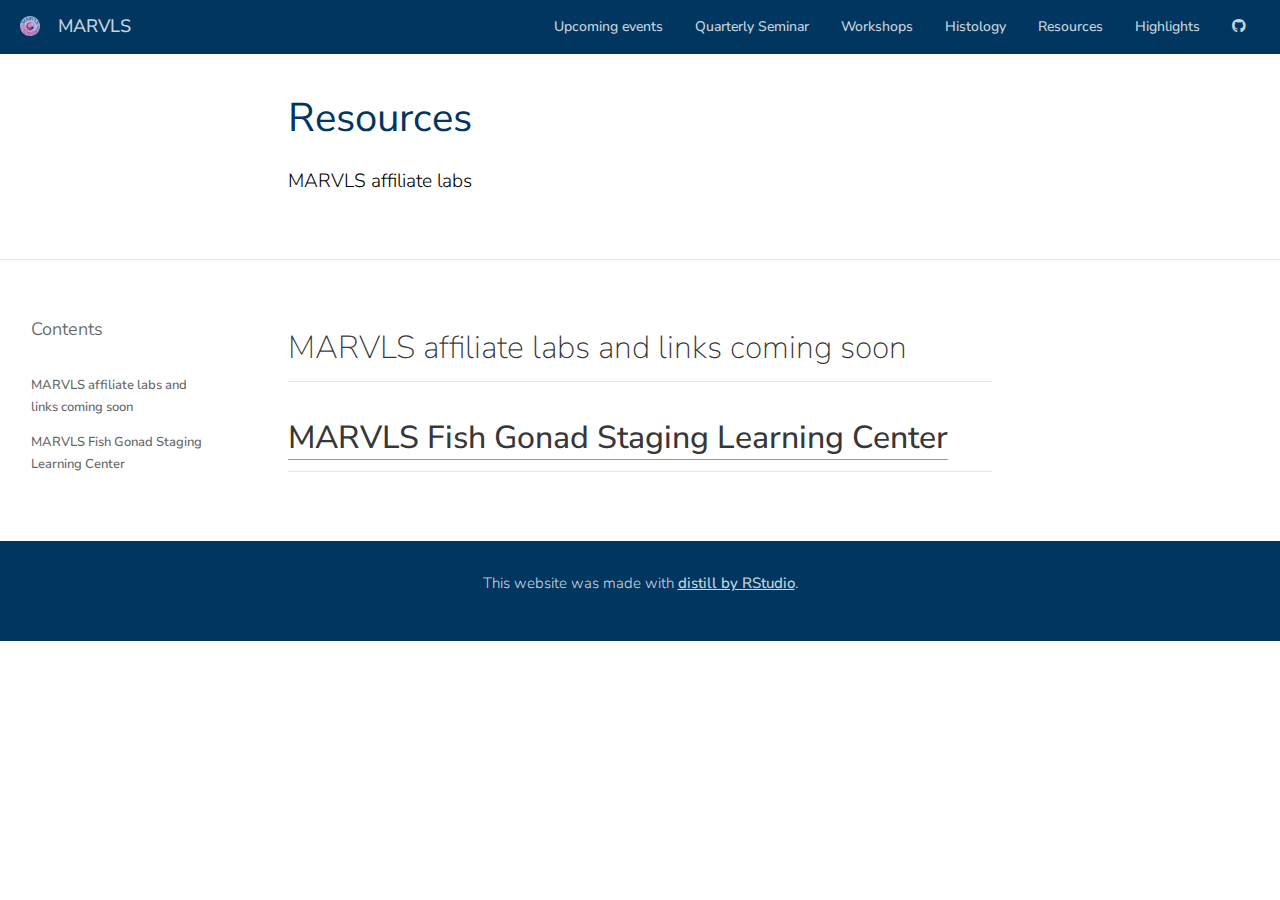
<file: docs/resources.html>
<!DOCTYPE html>

<html xmlns="http://www.w3.org/1999/xhtml" lang="" xml:lang="">

<head>
  <meta charset="utf-8"/>
  <meta name="viewport" content="width=device-width, initial-scale=1"/>
  <meta http-equiv="X-UA-Compatible" content="IE=Edge,chrome=1"/>
  <meta name="generator" content="distill" />

  <style type="text/css">
  /* Hide doc at startup (prevent jankiness while JS renders/transforms) */
  body {
    visibility: hidden;
  }
  </style>

 <!--radix_placeholder_import_source-->
 <!--/radix_placeholder_import_source-->

<style type="text/css">code{white-space: pre;}</style>
<style type="text/css" data-origin="pandoc">
pre > code.sourceCode { white-space: pre; position: relative; }
pre > code.sourceCode > span { display: inline-block; line-height: 1.25; }
pre > code.sourceCode > span:empty { height: 1.2em; }
.sourceCode { overflow: visible; }
code.sourceCode > span { color: inherit; text-decoration: inherit; }
div.sourceCode { margin: 1em 0; }
pre.sourceCode { margin: 0; }
@media screen {
div.sourceCode { overflow: auto; }
}
@media print {
pre > code.sourceCode { white-space: pre-wrap; }
pre > code.sourceCode > span { text-indent: -5em; padding-left: 5em; }
}
pre.numberSource code
  { counter-reset: source-line 0; }
pre.numberSource code > span
  { position: relative; left: -4em; counter-increment: source-line; }
pre.numberSource code > span > a:first-child::before
  { content: counter(source-line);
    position: relative; left: -1em; text-align: right; vertical-align: baseline;
    border: none; display: inline-block;
    -webkit-touch-callout: none; -webkit-user-select: none;
    -khtml-user-select: none; -moz-user-select: none;
    -ms-user-select: none; user-select: none;
    padding: 0 4px; width: 4em;
    color: #aaaaaa;
  }
pre.numberSource { margin-left: 3em; border-left: 1px solid #aaaaaa;  padding-left: 4px; }
div.sourceCode
  { color: #00769e; background-color: #f1f3f5; }
@media screen {
pre > code.sourceCode > span > a:first-child::before { text-decoration: underline; }
}
code span { color: #00769e; } /* Normal */
code span.al { color: #ad0000; } /* Alert */
code span.an { color: #5e5e5e; } /* Annotation */
code span.at { color: #657422; } /* Attribute */
code span.bn { color: #ad0000; } /* BaseN */
code span.bu { } /* BuiltIn */
code span.cf { color: #00769e; } /* ControlFlow */
code span.ch { color: #20794d; } /* Char */
code span.cn { color: #8f5902; } /* Constant */
code span.co { color: #5e5e5e; } /* Comment */
code span.cv { color: #5e5e5e; font-style: italic; } /* CommentVar */
code span.do { color: #5e5e5e; font-style: italic; } /* Documentation */
code span.dt { color: #ad0000; } /* DataType */
code span.dv { color: #ad0000; } /* DecVal */
code span.er { color: #ad0000; } /* Error */
code span.ex { } /* Extension */
code span.fl { color: #ad0000; } /* Float */
code span.fu { color: #4758ab; } /* Function */
code span.im { } /* Import */
code span.in { color: #5e5e5e; } /* Information */
code span.kw { color: #00769e; } /* Keyword */
code span.op { color: #5e5e5e; } /* Operator */
code span.ot { color: #00769e; } /* Other */
code span.pp { color: #ad0000; } /* Preprocessor */
code span.sc { color: #5e5e5e; } /* SpecialChar */
code span.ss { color: #20794d; } /* SpecialString */
code span.st { color: #20794d; } /* String */
code span.va { color: #111111; } /* Variable */
code span.vs { color: #20794d; } /* VerbatimString */
code span.wa { color: #5e5e5e; font-style: italic; } /* Warning */
</style>


  <!--radix_placeholder_meta_tags-->
  <title>MARVLS: Resources</title>

  <meta property="description" itemprop="description" content="MARVLS affiliate labs"/>

  <link rel="icon" type="image/vnd.microsoft.icon" href="favicon.ico"/>


  <!--  https://developers.facebook.com/docs/sharing/webmasters#markup -->
  <meta property="og:title" content="MARVLS: Resources"/>
  <meta property="og:type" content="article"/>
  <meta property="og:description" content="MARVLS affiliate labs"/>
  <meta property="og:locale" content="en_US"/>
  <meta property="og:site_name" content="MARVLS"/>

  <!--  https://dev.twitter.com/cards/types/summary -->
  <meta property="twitter:card" content="summary"/>
  <meta property="twitter:title" content="MARVLS: Resources"/>
  <meta property="twitter:description" content="MARVLS affiliate labs"/>

  <!--/radix_placeholder_meta_tags-->
  <!--radix_placeholder_rmarkdown_metadata-->

  <script type="text/json" id="radix-rmarkdown-metadata">
  {"type":"list","attributes":{"names":{"type":"character","attributes":{},"value":["title","description","output"]}},"value":[{"type":"character","attributes":{},"value":["Resources"]},{"type":"character","attributes":{},"value":["MARVLS affiliate labs\n"]},{"type":"list","attributes":{"names":{"type":"character","attributes":{},"value":["distill::distill_article"]}},"value":[{"type":"list","attributes":{"names":{"type":"character","attributes":{},"value":["self_contained","toc","toc_depth"]}},"value":[{"type":"logical","attributes":{},"value":[false]},{"type":"logical","attributes":{},"value":[true]},{"type":"integer","attributes":{},"value":[3]}]}]}]}
  </script>
  <!--/radix_placeholder_rmarkdown_metadata-->
  <!--radix_placeholder_navigation_in_header-->
  <meta name="distill:offset" content=""/>

  <script type="application/javascript">

    window.headroom_prevent_pin = false;

    window.document.addEventListener("DOMContentLoaded", function (event) {

      // initialize headroom for banner
      var header = $('header').get(0);
      var headerHeight = header.offsetHeight;
      var headroom = new Headroom(header, {
        tolerance: 5,
        onPin : function() {
          if (window.headroom_prevent_pin) {
            window.headroom_prevent_pin = false;
            headroom.unpin();
          }
        }
      });
      headroom.init();
      if(window.location.hash)
        headroom.unpin();
      $(header).addClass('headroom--transition');

      // offset scroll location for banner on hash change
      // (see: https://github.com/WickyNilliams/headroom.js/issues/38)
      window.addEventListener("hashchange", function(event) {
        window.scrollTo(0, window.pageYOffset - (headerHeight + 25));
      });

      // responsive menu
      $('.distill-site-header').each(function(i, val) {
        var topnav = $(this);
        var toggle = topnav.find('.nav-toggle');
        toggle.on('click', function() {
          topnav.toggleClass('responsive');
        });
      });

      // nav dropdowns
      $('.nav-dropbtn').click(function(e) {
        $(this).next('.nav-dropdown-content').toggleClass('nav-dropdown-active');
        $(this).parent().siblings('.nav-dropdown')
           .children('.nav-dropdown-content').removeClass('nav-dropdown-active');
      });
      $("body").click(function(e){
        $('.nav-dropdown-content').removeClass('nav-dropdown-active');
      });
      $(".nav-dropdown").click(function(e){
        e.stopPropagation();
      });
    });
  </script>

  <style type="text/css">

  /* Theme (user-documented overrideables for nav appearance) */

  .distill-site-nav {
    color: rgba(255, 255, 255, 0.8);
    background-color: #0F2E3D;
    font-size: 15px;
    font-weight: 300;
  }

  .distill-site-nav a {
    color: inherit;
    text-decoration: none;
  }

  .distill-site-nav a:hover {
    color: white;
  }

  @media print {
    .distill-site-nav {
      display: none;
    }
  }

  .distill-site-header {

  }

  .distill-site-footer {

  }


  /* Site Header */

  .distill-site-header {
    width: 100%;
    box-sizing: border-box;
    z-index: 3;
  }

  .distill-site-header .nav-left {
    display: inline-block;
    margin-left: 8px;
  }

  @media screen and (max-width: 768px) {
    .distill-site-header .nav-left {
      margin-left: 0;
    }
  }


  .distill-site-header .nav-right {
    float: right;
    margin-right: 8px;
  }

  .distill-site-header a,
  .distill-site-header .title {
    display: inline-block;
    text-align: center;
    padding: 14px 10px 14px 10px;
  }

  .distill-site-header .title {
    font-size: 18px;
    min-width: 150px;
  }

  .distill-site-header .logo {
    padding: 0;
  }

  .distill-site-header .logo img {
    display: none;
    max-height: 20px;
    width: auto;
    margin-bottom: -4px;
  }

  .distill-site-header .nav-image img {
    max-height: 18px;
    width: auto;
    display: inline-block;
    margin-bottom: -3px;
  }



  @media screen and (min-width: 1000px) {
    .distill-site-header .logo img {
      display: inline-block;
    }
    .distill-site-header .nav-left {
      margin-left: 20px;
    }
    .distill-site-header .nav-right {
      margin-right: 20px;
    }
    .distill-site-header .title {
      padding-left: 12px;
    }
  }


  .distill-site-header .nav-toggle {
    display: none;
  }

  .nav-dropdown {
    display: inline-block;
    position: relative;
  }

  .nav-dropdown .nav-dropbtn {
    border: none;
    outline: none;
    color: rgba(255, 255, 255, 0.8);
    padding: 16px 10px;
    background-color: transparent;
    font-family: inherit;
    font-size: inherit;
    font-weight: inherit;
    margin: 0;
    margin-top: 1px;
    z-index: 2;
  }

  .nav-dropdown-content {
    display: none;
    position: absolute;
    background-color: white;
    min-width: 200px;
    border: 1px solid rgba(0,0,0,0.15);
    border-radius: 4px;
    box-shadow: 0px 8px 16px 0px rgba(0,0,0,0.1);
    z-index: 1;
    margin-top: 2px;
    white-space: nowrap;
    padding-top: 4px;
    padding-bottom: 4px;
  }

  .nav-dropdown-content hr {
    margin-top: 4px;
    margin-bottom: 4px;
    border: none;
    border-bottom: 1px solid rgba(0, 0, 0, 0.1);
  }

  .nav-dropdown-active {
    display: block;
  }

  .nav-dropdown-content a, .nav-dropdown-content .nav-dropdown-header {
    color: black;
    padding: 6px 24px;
    text-decoration: none;
    display: block;
    text-align: left;
  }

  .nav-dropdown-content .nav-dropdown-header {
    display: block;
    padding: 5px 24px;
    padding-bottom: 0;
    text-transform: uppercase;
    font-size: 14px;
    color: #999999;
    white-space: nowrap;
  }

  .nav-dropdown:hover .nav-dropbtn {
    color: white;
  }

  .nav-dropdown-content a:hover {
    background-color: #ddd;
    color: black;
  }

  .nav-right .nav-dropdown-content {
    margin-left: -45%;
    right: 0;
  }

  @media screen and (max-width: 768px) {
    .distill-site-header a, .distill-site-header .nav-dropdown  {display: none;}
    .distill-site-header a.nav-toggle {
      float: right;
      display: block;
    }
    .distill-site-header .title {
      margin-left: 0;
    }
    .distill-site-header .nav-right {
      margin-right: 0;
    }
    .distill-site-header {
      overflow: hidden;
    }
    .nav-right .nav-dropdown-content {
      margin-left: 0;
    }
  }


  @media screen and (max-width: 768px) {
    .distill-site-header.responsive {position: relative; min-height: 500px; }
    .distill-site-header.responsive a.nav-toggle {
      position: absolute;
      right: 0;
      top: 0;
    }
    .distill-site-header.responsive a,
    .distill-site-header.responsive .nav-dropdown {
      display: block;
      text-align: left;
    }
    .distill-site-header.responsive .nav-left,
    .distill-site-header.responsive .nav-right {
      width: 100%;
    }
    .distill-site-header.responsive .nav-dropdown {float: none;}
    .distill-site-header.responsive .nav-dropdown-content {position: relative;}
    .distill-site-header.responsive .nav-dropdown .nav-dropbtn {
      display: block;
      width: 100%;
      text-align: left;
    }
  }

  /* Site Footer */

  .distill-site-footer {
    width: 100%;
    overflow: hidden;
    box-sizing: border-box;
    z-index: 3;
    margin-top: 30px;
    padding-top: 30px;
    padding-bottom: 30px;
    text-align: center;
  }

  /* Headroom */

  d-title {
    padding-top: 6rem;
  }

  @media print {
    d-title {
      padding-top: 4rem;
    }
  }

  .headroom {
    z-index: 1000;
    position: fixed;
    top: 0;
    left: 0;
    right: 0;
  }

  .headroom--transition {
    transition: all .4s ease-in-out;
  }

  .headroom--unpinned {
    top: -100px;
  }

  .headroom--pinned {
    top: 0;
  }

  /* adjust viewport for navbar height */
  /* helps vertically center bootstrap (non-distill) content */
  .min-vh-100 {
    min-height: calc(100vh - 100px) !important;
  }

  </style>

  <script src="site_libs/jquery-3.6.0/jquery-3.6.0.min.js"></script>
  <link href="site_libs/font-awesome-6.4.2/css/all.min.css" rel="stylesheet"/>
  <link href="site_libs/font-awesome-6.4.2/css/v4-shims.min.css" rel="stylesheet"/>
  <script src="site_libs/headroom-0.9.4/headroom.min.js"></script>
  <!--/radix_placeholder_navigation_in_header-->
  <!--radix_placeholder_distill-->

  <style type="text/css">

  body {
    background-color: white;
  }

  .pandoc-table {
    width: 100%;
  }

  .pandoc-table>caption {
    margin-bottom: 10px;
  }

  .pandoc-table th:not([align]) {
    text-align: left;
  }

  .pagedtable-footer {
    font-size: 15px;
  }

  d-byline .byline {
    grid-template-columns: 2fr 2fr;
  }

  d-byline .byline h3 {
    margin-block-start: 1.5em;
  }

  d-byline .byline .authors-affiliations h3 {
    margin-block-start: 0.5em;
  }

  .authors-affiliations .orcid-id {
    width: 16px;
    height:16px;
    margin-left: 4px;
    margin-right: 4px;
    vertical-align: middle;
    padding-bottom: 2px;
  }

  d-title .dt-tags {
    margin-top: 1em;
    grid-column: text;
  }

  .dt-tags .dt-tag {
    text-decoration: none;
    display: inline-block;
    color: rgba(0,0,0,0.6);
    padding: 0em 0.4em;
    margin-right: 0.5em;
    margin-bottom: 0.4em;
    font-size: 70%;
    border: 1px solid rgba(0,0,0,0.2);
    border-radius: 3px;
    text-transform: uppercase;
    font-weight: 500;
  }

  d-article table.gt_table td,
  d-article table.gt_table th {
    border-bottom: none;
    font-size: 100%;
  }

  .html-widget {
    margin-bottom: 2.0em;
  }

  .l-screen-inset {
    padding-right: 16px;
  }

  .l-screen .caption {
    margin-left: 10px;
  }

  .shaded {
    background: rgb(247, 247, 247);
    padding-top: 20px;
    padding-bottom: 20px;
    border-top: 1px solid rgba(0, 0, 0, 0.1);
    border-bottom: 1px solid rgba(0, 0, 0, 0.1);
  }

  .shaded .html-widget {
    margin-bottom: 0;
    border: 1px solid rgba(0, 0, 0, 0.1);
  }

  .shaded .shaded-content {
    background: white;
  }

  .text-output {
    margin-top: 0;
    line-height: 1.5em;
  }

  .hidden {
    display: none !important;
  }

  d-article {
    padding-top: 2.5rem;
    padding-bottom: 30px;
  }

  d-appendix {
    padding-top: 30px;
  }

  d-article>p>img {
    width: 100%;
  }

  d-article h2 {
    margin: 1rem 0 1.5rem 0;
  }

  d-article h3 {
    margin-top: 1.5rem;
  }

  d-article iframe {
    border: 1px solid rgba(0, 0, 0, 0.1);
    margin-bottom: 2.0em;
    width: 100%;
  }

  /* Tweak code blocks */

  d-article div.sourceCode code,
  d-article pre code {
    font-family: Consolas, Monaco, 'Andale Mono', 'Ubuntu Mono', monospace;
  }

  d-article pre,
  d-article div.sourceCode,
  d-article div.sourceCode pre {
    overflow: auto;
  }

  d-article div.sourceCode {
    background-color: white;
  }

  d-article div.sourceCode pre {
    padding-left: 10px;
    font-size: 12px;
    border-left: 2px solid rgba(0,0,0,0.1);
  }

  d-article pre {
    font-size: 12px;
    color: black;
    background: none;
    margin-top: 0;
    text-align: left;
    white-space: pre;
    word-spacing: normal;
    word-break: normal;
    word-wrap: normal;
    line-height: 1.5;

    -moz-tab-size: 4;
    -o-tab-size: 4;
    tab-size: 4;

    -webkit-hyphens: none;
    -moz-hyphens: none;
    -ms-hyphens: none;
    hyphens: none;
  }

  d-article pre a {
    border-bottom: none;
  }

  d-article pre a:hover {
    border-bottom: none;
    text-decoration: underline;
  }

  d-article details {
    grid-column: text;
    margin-bottom: 0.8em;
  }

  @media(min-width: 768px) {

  d-article pre,
  d-article div.sourceCode,
  d-article div.sourceCode pre {
    overflow: visible !important;
  }

  d-article div.sourceCode pre {
    padding-left: 18px;
    font-size: 14px;
  }

  d-article pre {
    font-size: 14px;
  }

  }

  figure img.external {
    background: white;
    border: 1px solid rgba(0, 0, 0, 0.1);
    box-shadow: 0 1px 8px rgba(0, 0, 0, 0.1);
    padding: 18px;
    box-sizing: border-box;
  }

  /* CSS for d-contents */

  .d-contents {
    grid-column: text;
    color: rgba(0,0,0,0.8);
    font-size: 0.9em;
    padding-bottom: 1em;
    margin-bottom: 1em;
    padding-bottom: 0.5em;
    margin-bottom: 1em;
    padding-left: 0.25em;
    justify-self: start;
  }

  @media(min-width: 1000px) {
    .d-contents.d-contents-float {
      height: 0;
      grid-column-start: 1;
      grid-column-end: 4;
      justify-self: center;
      padding-right: 3em;
      padding-left: 2em;
    }
  }

  .d-contents nav h3 {
    font-size: 18px;
    margin-top: 0;
    margin-bottom: 1em;
  }

  .d-contents li {
    list-style-type: none
  }

  .d-contents nav > ul {
    padding-left: 0;
  }

  .d-contents ul {
    padding-left: 1em
  }

  .d-contents nav ul li {
    margin-top: 0.6em;
    margin-bottom: 0.2em;
  }

  .d-contents nav a {
    font-size: 13px;
    border-bottom: none;
    text-decoration: none
    color: rgba(0, 0, 0, 0.8);
  }

  .d-contents nav a:hover {
    text-decoration: underline solid rgba(0, 0, 0, 0.6)
  }

  .d-contents nav > ul > li > a {
    font-weight: 600;
  }

  .d-contents nav > ul > li > ul {
    font-weight: inherit;
  }

  .d-contents nav > ul > li > ul > li {
    margin-top: 0.2em;
  }


  .d-contents nav ul {
    margin-top: 0;
    margin-bottom: 0.25em;
  }

  .d-article-with-toc h2:nth-child(2) {
    margin-top: 0;
  }


  /* Figure */

  .figure {
    position: relative;
    margin-bottom: 2.5em;
    margin-top: 1.5em;
  }

  .figure .caption {
    color: rgba(0, 0, 0, 0.6);
    font-size: 12px;
    line-height: 1.5em;
  }

  .figure img.external {
    background: white;
    border: 1px solid rgba(0, 0, 0, 0.1);
    box-shadow: 0 1px 8px rgba(0, 0, 0, 0.1);
    padding: 18px;
    box-sizing: border-box;
  }

  .figure .caption a {
    color: rgba(0, 0, 0, 0.6);
  }

  .figure .caption b,
  .figure .caption strong, {
    font-weight: 600;
    color: rgba(0, 0, 0, 1.0);
  }

  /* Citations */

  d-article .citation {
    color: inherit;
    cursor: inherit;
  }

  div.hanging-indent{
    margin-left: 1em; text-indent: -1em;
  }

  /* Citation hover box */

  .tippy-box[data-theme~=light-border] {
    background-color: rgba(250, 250, 250, 0.95);
  }

  .tippy-content > p {
    margin-bottom: 0;
    padding: 2px;
  }


  /* Tweak 1000px media break to show more text */

  @media(min-width: 1000px) {
    .base-grid,
    distill-header,
    d-title,
    d-abstract,
    d-article,
    d-appendix,
    distill-appendix,
    d-byline,
    d-footnote-list,
    d-citation-list,
    distill-footer {
      grid-template-columns: [screen-start] 1fr [page-start kicker-start] 80px [middle-start] 50px [text-start kicker-end] 65px 65px 65px 65px 65px 65px 65px 65px [text-end gutter-start] 65px [middle-end] 65px [page-end gutter-end] 1fr [screen-end];
      grid-column-gap: 16px;
    }

    .grid {
      grid-column-gap: 16px;
    }

    d-article {
      font-size: 1.06rem;
      line-height: 1.7em;
    }
    figure .caption, .figure .caption, figure figcaption {
      font-size: 13px;
    }
  }

  @media(min-width: 1180px) {
    .base-grid,
    distill-header,
    d-title,
    d-abstract,
    d-article,
    d-appendix,
    distill-appendix,
    d-byline,
    d-footnote-list,
    d-citation-list,
    distill-footer {
      grid-template-columns: [screen-start] 1fr [page-start kicker-start] 60px [middle-start] 60px [text-start kicker-end] 60px 60px 60px 60px 60px 60px 60px 60px [text-end gutter-start] 60px [middle-end] 60px [page-end gutter-end] 1fr [screen-end];
      grid-column-gap: 32px;
    }

    .grid {
      grid-column-gap: 32px;
    }
  }


  /* Get the citation styles for the appendix (not auto-injected on render since
     we do our own rendering of the citation appendix) */

  d-appendix .citation-appendix,
  .d-appendix .citation-appendix {
    font-size: 11px;
    line-height: 15px;
    border-left: 1px solid rgba(0, 0, 0, 0.1);
    padding-left: 18px;
    border: 1px solid rgba(0,0,0,0.1);
    background: rgba(0, 0, 0, 0.02);
    padding: 10px 18px;
    border-radius: 3px;
    color: rgba(150, 150, 150, 1);
    overflow: hidden;
    margin-top: -12px;
    white-space: pre-wrap;
    word-wrap: break-word;
  }

  /* Include appendix styles here so they can be overridden */

  d-appendix {
    contain: layout style;
    font-size: 0.8em;
    line-height: 1.7em;
    margin-top: 60px;
    margin-bottom: 0;
    border-top: 1px solid rgba(0, 0, 0, 0.1);
    color: rgba(0,0,0,0.5);
    padding-top: 60px;
    padding-bottom: 48px;
  }

  d-appendix h3 {
    grid-column: page-start / text-start;
    font-size: 15px;
    font-weight: 500;
    margin-top: 1em;
    margin-bottom: 0;
    color: rgba(0,0,0,0.65);
  }

  d-appendix h3 + * {
    margin-top: 1em;
  }

  d-appendix ol {
    padding: 0 0 0 15px;
  }

  @media (min-width: 768px) {
    d-appendix ol {
      padding: 0 0 0 30px;
      margin-left: -30px;
    }
  }

  d-appendix li {
    margin-bottom: 1em;
  }

  d-appendix a {
    color: rgba(0, 0, 0, 0.6);
  }

  d-appendix > * {
    grid-column: text;
  }

  d-appendix > d-footnote-list,
  d-appendix > d-citation-list,
  d-appendix > distill-appendix {
    grid-column: screen;
  }

  /* Include footnote styles here so they can be overridden */

  d-footnote-list {
    contain: layout style;
  }

  d-footnote-list > * {
    grid-column: text;
  }

  d-footnote-list a.footnote-backlink {
    color: rgba(0,0,0,0.3);
    padding-left: 0.5em;
  }



  /* Anchor.js */

  .anchorjs-link {
    /*transition: all .25s linear; */
    text-decoration: none;
    border-bottom: none;
  }
  *:hover > .anchorjs-link {
    margin-left: -1.125em !important;
    text-decoration: none;
    border-bottom: none;
  }

  /* Social footer */

  .social_footer {
    margin-top: 30px;
    margin-bottom: 0;
    color: rgba(0,0,0,0.67);
  }

  .disqus-comments {
    margin-right: 30px;
  }

  .disqus-comment-count {
    border-bottom: 1px solid rgba(0, 0, 0, 0.4);
    cursor: pointer;
  }

  #disqus_thread {
    margin-top: 30px;
  }

  .article-sharing a {
    border-bottom: none;
    margin-right: 8px;
  }

  .article-sharing a:hover {
    border-bottom: none;
  }

  .sidebar-section.subscribe {
    font-size: 12px;
    line-height: 1.6em;
  }

  .subscribe p {
    margin-bottom: 0.5em;
  }


  .article-footer .subscribe {
    font-size: 15px;
    margin-top: 45px;
  }


  .sidebar-section.custom {
    font-size: 12px;
    line-height: 1.6em;
  }

  .custom p {
    margin-bottom: 0.5em;
  }

  /* Styles for listing layout (hide title) */
  .layout-listing d-title, .layout-listing .d-title {
    display: none;
  }

  /* Styles for posts lists (not auto-injected) */


  .posts-with-sidebar {
    padding-left: 45px;
    padding-right: 45px;
  }

  .posts-list .description h2,
  .posts-list .description p {
    font-family: -apple-system, BlinkMacSystemFont, "Segoe UI", Roboto, Oxygen, Ubuntu, Cantarell, "Fira Sans", "Droid Sans", "Helvetica Neue", Arial, sans-serif;
  }

  .posts-list .description h2 {
    font-weight: 700;
    border-bottom: none;
    padding-bottom: 0;
  }

  .posts-list h2.post-tag {
    border-bottom: 1px solid rgba(0, 0, 0, 0.2);
    padding-bottom: 12px;
  }
  .posts-list {
    margin-top: 60px;
    margin-bottom: 24px;
  }

  .posts-list .post-preview {
    text-decoration: none;
    overflow: hidden;
    display: block;
    border-bottom: 1px solid rgba(0, 0, 0, 0.1);
    padding: 24px 0;
  }

  .post-preview-last {
    border-bottom: none !important;
  }

  .posts-list .posts-list-caption {
    grid-column: screen;
    font-weight: 400;
  }

  .posts-list .post-preview h2 {
    margin: 0 0 6px 0;
    line-height: 1.2em;
    font-style: normal;
    font-size: 24px;
  }

  .posts-list .post-preview p {
    margin: 0 0 12px 0;
    line-height: 1.4em;
    font-size: 16px;
  }

  .posts-list .post-preview .thumbnail {
    box-sizing: border-box;
    margin-bottom: 24px;
    position: relative;
    max-width: 500px;
  }
  .posts-list .post-preview img {
    width: 100%;
    display: block;
  }

  .posts-list .metadata {
    font-size: 12px;
    line-height: 1.4em;
    margin-bottom: 18px;
  }

  .posts-list .metadata > * {
    display: inline-block;
  }

  .posts-list .metadata .publishedDate {
    margin-right: 2em;
  }

  .posts-list .metadata .dt-authors {
    display: block;
    margin-top: 0.3em;
    margin-right: 2em;
  }

  .posts-list .dt-tags {
    display: block;
    line-height: 1em;
  }

  .posts-list .dt-tags .dt-tag {
    display: inline-block;
    color: rgba(0,0,0,0.6);
    padding: 0.3em 0.4em;
    margin-right: 0.2em;
    margin-bottom: 0.4em;
    font-size: 60%;
    border: 1px solid rgba(0,0,0,0.2);
    border-radius: 3px;
    text-transform: uppercase;
    font-weight: 500;
  }

  .posts-list img {
    opacity: 1;
  }

  .posts-list img[data-src] {
    opacity: 0;
  }

  .posts-more {
    clear: both;
  }


  .posts-sidebar {
    font-size: 16px;
  }

  .posts-sidebar h3 {
    font-size: 16px;
    margin-top: 0;
    margin-bottom: 0.5em;
    font-weight: 400;
    text-transform: uppercase;
  }

  .sidebar-section {
    margin-bottom: 30px;
  }

  .categories ul {
    list-style-type: none;
    margin: 0;
    padding: 0;
  }

  .categories li {
    color: rgba(0, 0, 0, 0.8);
    margin-bottom: 0;
  }

  .categories li>a {
    border-bottom: none;
  }

  .categories li>a:hover {
    border-bottom: 1px solid rgba(0, 0, 0, 0.4);
  }

  .categories .active {
    font-weight: 600;
  }

  .categories .category-count {
    color: rgba(0, 0, 0, 0.4);
  }


  @media(min-width: 768px) {
    .posts-list .post-preview h2 {
      font-size: 26px;
    }
    .posts-list .post-preview .thumbnail {
      float: right;
      width: 30%;
      margin-bottom: 0;
    }
    .posts-list .post-preview .description {
      float: left;
      width: 45%;
    }
    .posts-list .post-preview .metadata {
      float: left;
      width: 20%;
      margin-top: 8px;
    }
    .posts-list .post-preview p {
      margin: 0 0 12px 0;
      line-height: 1.5em;
      font-size: 16px;
    }
    .posts-with-sidebar .posts-list {
      float: left;
      width: 75%;
    }
    .posts-with-sidebar .posts-sidebar {
      float: right;
      width: 20%;
      margin-top: 60px;
      padding-top: 24px;
      padding-bottom: 24px;
    }
  }


  /* Improve display for browsers without grid (IE/Edge <= 15) */

  .downlevel {
    line-height: 1.6em;
    font-family: -apple-system, BlinkMacSystemFont, "Segoe UI", Roboto, Oxygen, Ubuntu, Cantarell, "Fira Sans", "Droid Sans", "Helvetica Neue", Arial, sans-serif;
    margin: 0;
  }

  .downlevel .d-title {
    padding-top: 6rem;
    padding-bottom: 1.5rem;
  }

  .downlevel .d-title h1 {
    font-size: 50px;
    font-weight: 700;
    line-height: 1.1em;
    margin: 0 0 0.5rem;
  }

  .downlevel .d-title p {
    font-weight: 300;
    font-size: 1.2rem;
    line-height: 1.55em;
    margin-top: 0;
  }

  .downlevel .d-byline {
    padding-top: 0.8em;
    padding-bottom: 0.8em;
    font-size: 0.8rem;
    line-height: 1.8em;
  }

  .downlevel .section-separator {
    border: none;
    border-top: 1px solid rgba(0, 0, 0, 0.1);
  }

  .downlevel .d-article {
    font-size: 1.06rem;
    line-height: 1.7em;
    padding-top: 1rem;
    padding-bottom: 2rem;
  }


  .downlevel .d-appendix {
    padding-left: 0;
    padding-right: 0;
    max-width: none;
    font-size: 0.8em;
    line-height: 1.7em;
    margin-bottom: 0;
    color: rgba(0,0,0,0.5);
    padding-top: 40px;
    padding-bottom: 48px;
  }

  .downlevel .footnotes ol {
    padding-left: 13px;
  }

  .downlevel .base-grid,
  .downlevel .distill-header,
  .downlevel .d-title,
  .downlevel .d-abstract,
  .downlevel .d-article,
  .downlevel .d-appendix,
  .downlevel .distill-appendix,
  .downlevel .d-byline,
  .downlevel .d-footnote-list,
  .downlevel .d-citation-list,
  .downlevel .distill-footer,
  .downlevel .appendix-bottom,
  .downlevel .posts-container {
    padding-left: 40px;
    padding-right: 40px;
  }

  @media(min-width: 768px) {
    .downlevel .base-grid,
    .downlevel .distill-header,
    .downlevel .d-title,
    .downlevel .d-abstract,
    .downlevel .d-article,
    .downlevel .d-appendix,
    .downlevel .distill-appendix,
    .downlevel .d-byline,
    .downlevel .d-footnote-list,
    .downlevel .d-citation-list,
    .downlevel .distill-footer,
    .downlevel .appendix-bottom,
    .downlevel .posts-container {
    padding-left: 150px;
    padding-right: 150px;
    max-width: 900px;
  }
  }

  .downlevel pre code {
    display: block;
    border-left: 2px solid rgba(0, 0, 0, .1);
    padding: 0 0 0 20px;
    font-size: 14px;
  }

  .downlevel code, .downlevel pre {
    color: black;
    background: none;
    font-family: Consolas, Monaco, 'Andale Mono', 'Ubuntu Mono', monospace;
    text-align: left;
    white-space: pre;
    word-spacing: normal;
    word-break: normal;
    word-wrap: normal;
    line-height: 1.5;

    -moz-tab-size: 4;
    -o-tab-size: 4;
    tab-size: 4;

    -webkit-hyphens: none;
    -moz-hyphens: none;
    -ms-hyphens: none;
    hyphens: none;
  }

  .downlevel .posts-list .post-preview {
    color: inherit;
  }



  </style>

  <script type="application/javascript">

  function is_downlevel_browser() {
    if (bowser.isUnsupportedBrowser({ msie: "12", msedge: "16"},
                                   window.navigator.userAgent)) {
      return true;
    } else {
      return window.load_distill_framework === undefined;
    }
  }

  // show body when load is complete
  function on_load_complete() {

    // add anchors
    if (window.anchors) {
      window.anchors.options.placement = 'left';
      window.anchors.add('d-article > h2, d-article > h3, d-article > h4, d-article > h5');
    }


    // set body to visible
    document.body.style.visibility = 'visible';

    // force redraw for leaflet widgets
    if (window.HTMLWidgets) {
      var maps = window.HTMLWidgets.findAll(".leaflet");
      $.each(maps, function(i, el) {
        var map = this.getMap();
        map.invalidateSize();
        map.eachLayer(function(layer) {
          if (layer instanceof L.TileLayer)
            layer.redraw();
        });
      });
    }

    // trigger 'shown' so htmlwidgets resize
    $('d-article').trigger('shown');
  }

  function init_distill() {

    init_common();

    // create front matter
    var front_matter = $('<d-front-matter></d-front-matter>');
    $('#distill-front-matter').wrap(front_matter);

    // create d-title
    $('.d-title').changeElementType('d-title');

    // create d-byline
    var byline = $('<d-byline></d-byline>');
    $('.d-byline').replaceWith(byline);

    // create d-article
    var article = $('<d-article></d-article>');
    $('.d-article').wrap(article).children().unwrap();

    // move posts container into article
    $('.posts-container').appendTo($('d-article'));

    // create d-appendix
    $('.d-appendix').changeElementType('d-appendix');

    // flag indicating that we have appendix items
    var appendix = $('.appendix-bottom').children('h3').length > 0;

    // replace footnotes with <d-footnote>
    $('.footnote-ref').each(function(i, val) {
      appendix = true;
      var href = $(this).attr('href');
      var id = href.replace('#', '');
      var fn = $('#' + id);
      var fn_p = $('#' + id + '>p');
      fn_p.find('.footnote-back').remove();
      var text = fn_p.html();
      var dtfn = $('<d-footnote></d-footnote>');
      dtfn.html(text);
      $(this).replaceWith(dtfn);
    });
    // remove footnotes
    $('.footnotes').remove();

    // move refs into #references-listing
    $('#references-listing').replaceWith($('#refs'));

    $('h1.appendix, h2.appendix').each(function(i, val) {
      $(this).changeElementType('h3');
    });
    $('h3.appendix').each(function(i, val) {
      var id = $(this).attr('id');
      $('.d-contents a[href="#' + id + '"]').parent().remove();
      appendix = true;
      $(this).nextUntil($('h1, h2, h3')).addBack().appendTo($('d-appendix'));
    });

    // show d-appendix if we have appendix content
    $("d-appendix").css('display', appendix ? 'grid' : 'none');

    // localize layout chunks to just output
    $('.layout-chunk').each(function(i, val) {

      // capture layout
      var layout = $(this).attr('data-layout');

      // apply layout to markdown level block elements
      var elements = $(this).children().not('details, div.sourceCode, pre, script');
      elements.each(function(i, el) {
        var layout_div = $('<div class="' + layout + '"></div>');
        if (layout_div.hasClass('shaded')) {
          var shaded_content = $('<div class="shaded-content"></div>');
          $(this).wrap(shaded_content);
          $(this).parent().wrap(layout_div);
        } else {
          $(this).wrap(layout_div);
        }
      });


      // unwrap the layout-chunk div
      $(this).children().unwrap();
    });

    // remove code block used to force  highlighting css
    $('.distill-force-highlighting-css').parent().remove();

    // remove empty line numbers inserted by pandoc when using a
    // custom syntax highlighting theme
    $('code.sourceCode a:empty').remove();

    // load distill framework
    load_distill_framework();

    // wait for window.distillRunlevel == 4 to do post processing
    function distill_post_process() {

      if (!window.distillRunlevel || window.distillRunlevel < 4)
        return;

      // hide author/affiliations entirely if we have no authors
      var front_matter = JSON.parse($("#distill-front-matter").html());
      var have_authors = front_matter.authors && front_matter.authors.length > 0;
      if (!have_authors)
        $('d-byline').addClass('hidden');

      // article with toc class
      $('.d-contents').parent().addClass('d-article-with-toc');

      // strip links that point to #
      $('.authors-affiliations').find('a[href="#"]').removeAttr('href');

      // add orcid ids
      $('.authors-affiliations').find('.author').each(function(i, el) {
        var orcid_id = front_matter.authors[i].orcidID;
        if (orcid_id) {
          var a = $('<a></a>');
          a.attr('href', 'https://orcid.org/' + orcid_id);
          var img = $('<img></img>');
          img.addClass('orcid-id');
          img.attr('alt', 'ORCID ID');
          img.attr('src','[data-uri]');
          a.append(img);
          $(this).append(a);
        }
      });

      // hide elements of author/affiliations grid that have no value
      function hide_byline_column(caption) {
        $('d-byline').find('h3:contains("' + caption + '")').parent().css('visibility', 'hidden');
      }

      // affiliations
      var have_affiliations = false;
      for (var i = 0; i<front_matter.authors.length; ++i) {
        var author = front_matter.authors[i];
        if (author.affiliation !== "&nbsp;") {
          have_affiliations = true;
          break;
        }
      }
      if (!have_affiliations)
        $('d-byline').find('h3:contains("Affiliations")').css('visibility', 'hidden');

      // published date
      if (!front_matter.publishedDate)
        hide_byline_column("Published");

      // document object identifier
      var doi = $('d-byline').find('h3:contains("DOI")');
      var doi_p = doi.next().empty();
      if (!front_matter.doi) {
        // if we have a citation and valid citationText then link to that
        if ($('#citation').length > 0 && front_matter.citationText) {
          doi.html('Citation');
          $('<a href="#citation"></a>')
            .text(front_matter.citationText)
            .appendTo(doi_p);
        } else {
          hide_byline_column("DOI");
        }
      } else {
        $('<a></a>')
           .attr('href', "https://doi.org/" + front_matter.doi)
           .html(front_matter.doi)
           .appendTo(doi_p);
      }

       // change plural form of authors/affiliations
      if (front_matter.authors.length === 1) {
        var grid = $('.authors-affiliations');
        grid.children('h3:contains("Authors")').text('Author');
        grid.children('h3:contains("Affiliations")').text('Affiliation');
      }

      // remove d-appendix and d-footnote-list local styles
      $('d-appendix > style:first-child').remove();
      $('d-footnote-list > style:first-child').remove();

      // move appendix-bottom entries to the bottom
      $('.appendix-bottom').appendTo('d-appendix').children().unwrap();
      $('.appendix-bottom').remove();

      // hoverable references
      $('span.citation[data-cites]').each(function() {
        const citeChild = $(this).children()[0]
        // Do not process if @xyz has been used without escaping and without bibliography activated
        // https://github.com/rstudio/distill/issues/466
        if (citeChild === undefined) return true

        if (citeChild.nodeName == "D-FOOTNOTE") {
          var fn = citeChild
          $(this).html(fn.shadowRoot.querySelector("sup"))
          $(this).id = fn.id
          fn.remove()
        }
        var refs = $(this).attr('data-cites').split(" ");
        var refHtml = refs.map(function(ref) {
          // Could use CSS.escape too here, we insure backward compatibility in navigator
          return "<p>" + $('div[id="ref-' + ref + '"]').html() + "</p>";
        }).join("\n");
        window.tippy(this, {
          allowHTML: true,
          content: refHtml,
          maxWidth: 500,
          interactive: true,
          interactiveBorder: 10,
          theme: 'light-border',
          placement: 'bottom-start'
        });
      });

      // fix footnotes in tables (#411)
      // replacing broken distill.pub feature
      $('table d-footnote').each(function() {
        // we replace internal showAtNode methode which is triggered when hovering a footnote
        this.hoverBox.showAtNode = function(node) {
          // ported from https://github.com/distillpub/template/pull/105/files
          calcOffset = function(elem) {
              let x = elem.offsetLeft;
              let y = elem.offsetTop;
              // Traverse upwards until an `absolute` element is found or `elem`
              // becomes null.
              while (elem = elem.offsetParent && elem.style.position != 'absolute') {
                  x += elem.offsetLeft;
                  y += elem.offsetTop;
              }

              return { left: x, top: y };
          }
          // https://developer.mozilla.org/en-US/docs/Web/API/HTMLElement/offsetTop
          const bbox = node.getBoundingClientRect();
          const offset = calcOffset(node);
          this.show([offset.left + bbox.width, offset.top + bbox.height]);
        }
      })

      // clear polling timer
      clearInterval(tid);

      // show body now that everything is ready
      on_load_complete();
    }

    var tid = setInterval(distill_post_process, 50);
    distill_post_process();

  }

  function init_downlevel() {

    init_common();

     // insert hr after d-title
    $('.d-title').after($('<hr class="section-separator"/>'));

    // check if we have authors
    var front_matter = JSON.parse($("#distill-front-matter").html());
    var have_authors = front_matter.authors && front_matter.authors.length > 0;

    // manage byline/border
    if (!have_authors)
      $('.d-byline').remove();
    $('.d-byline').after($('<hr class="section-separator"/>'));
    $('.d-byline a').remove();

    // remove toc
    $('.d-contents').remove();

    // move appendix elements
    $('h1.appendix, h2.appendix').each(function(i, val) {
      $(this).changeElementType('h3');
    });
    $('h3.appendix').each(function(i, val) {
      $(this).nextUntil($('h1, h2, h3')).addBack().appendTo($('.d-appendix'));
    });


    // inject headers into references and footnotes
    var refs_header = $('<h3></h3>');
    refs_header.text('References');
    $('#refs').prepend(refs_header);

    var footnotes_header = $('<h3></h3');
    footnotes_header.text('Footnotes');
    $('.footnotes').children('hr').first().replaceWith(footnotes_header);

    // move appendix-bottom entries to the bottom
    $('.appendix-bottom').appendTo('.d-appendix').children().unwrap();
    $('.appendix-bottom').remove();

    // remove appendix if it's empty
    if ($('.d-appendix').children().length === 0)
      $('.d-appendix').remove();

    // prepend separator above appendix
    $('.d-appendix').before($('<hr class="section-separator" style="clear: both"/>'));

    // trim code
    $('pre>code').each(function(i, val) {
      $(this).html($.trim($(this).html()));
    });

    // move posts-container right before article
    $('.posts-container').insertBefore($('.d-article'));

    $('body').addClass('downlevel');

    on_load_complete();
  }


  function init_common() {

    // jquery plugin to change element types
    (function($) {
      $.fn.changeElementType = function(newType) {
        var attrs = {};

        $.each(this[0].attributes, function(idx, attr) {
          attrs[attr.nodeName] = attr.nodeValue;
        });

        this.replaceWith(function() {
          return $("<" + newType + "/>", attrs).append($(this).contents());
        });
      };
    })(jQuery);

    // prevent underline for linked images
    $('a > img').parent().css({'border-bottom' : 'none'});

    // mark non-body figures created by knitr chunks as 100% width
    $('.layout-chunk').each(function(i, val) {
      var figures = $(this).find('img, .html-widget');
      // ignore leaflet img layers (#106)
      figures = figures.filter(':not(img[class*="leaflet"])')
      if ($(this).attr('data-layout') !== "l-body") {
        figures.css('width', '100%');
      } else {
        figures.css('max-width', '100%');
        figures.filter("[width]").each(function(i, val) {
          var fig = $(this);
          fig.css('width', fig.attr('width') + 'px');
        });

      }
    });

    // auto-append index.html to post-preview links in file: protocol
    // and in rstudio ide preview
    $('.post-preview').each(function(i, val) {
      if (window.location.protocol === "file:")
        $(this).attr('href', $(this).attr('href') + "index.html");
    });

    // get rid of index.html references in header
    if (window.location.protocol !== "file:") {
      $('.distill-site-header a[href]').each(function(i,val) {
        $(this).attr('href', $(this).attr('href').replace(/^index[.]html/, "./"));
      });
    }

    // add class to pandoc style tables
    $('tr.header').parent('thead').parent('table').addClass('pandoc-table');
    $('.kable-table').children('table').addClass('pandoc-table');

    // add figcaption style to table captions
    $('caption').parent('table').addClass("figcaption");

    // initialize posts list
    if (window.init_posts_list)
      window.init_posts_list();

    // implmement disqus comment link
    $('.disqus-comment-count').click(function() {
      window.headroom_prevent_pin = true;
      $('#disqus_thread').toggleClass('hidden');
      if (!$('#disqus_thread').hasClass('hidden')) {
        var offset = $(this).offset();
        $(window).resize();
        $('html, body').animate({
          scrollTop: offset.top - 35
        });
      }
    });
  }

  document.addEventListener('DOMContentLoaded', function() {
    if (is_downlevel_browser())
      init_downlevel();
    else
      window.addEventListener('WebComponentsReady', init_distill);
  });

  </script>

  <!--/radix_placeholder_distill-->
  <script src="site_libs/header-attrs-2.25/header-attrs.js"></script>
  <script src="site_libs/popper-2.6.0/popper.min.js"></script>
  <link href="site_libs/tippy-6.2.7/tippy.css" rel="stylesheet" />
  <link href="site_libs/tippy-6.2.7/tippy-light-border.css" rel="stylesheet" />
  <script src="site_libs/tippy-6.2.7/tippy.umd.min.js"></script>
  <script src="site_libs/anchor-4.2.2/anchor.min.js"></script>
  <script src="site_libs/bowser-1.9.3/bowser.min.js"></script>
  <script src="site_libs/webcomponents-2.0.0/webcomponents.js"></script>
  <script src="site_libs/distill-2.2.21/template.v2.js"></script>
  <!--radix_placeholder_site_in_header-->
  <link rel="shortcut icon" href="favicon.ico" type="image/x-icon">
  <style type="text/css">

  /* base variables */

  /* Edit the CSS properties in this file to create a custom
     Distill theme. Only edit values in the right column
     for each row; values shown are the CSS defaults.
     To return any property to the default,
     you may set its value to: unset
     All rows must end with a semi-colon.                      */

  /* Optional: embed custom fonts here with `@import`          */
  /* This must remain at the top of this file.                 */

  /* Font options: Sanchez (headers / serif), Nunito Sans (body / sans-serif) */
  @import url('https://fonts.googleapis.com/css2?family=Sanchez&display=swap');

  @import url('https://fonts.googleapis.com/css2?family=Nunito+Sans:wght@300;400&display=swap');

  /* Code font (Roboto Mono) */
  @import url('https://fonts.googleapis.com/css2?family=Roboto+Mono:wght@300;400&display=swap');

  html {
    /*-- Main font sizes --*/
    --title-size:      50px;
    --title-weight:    400;
    --body-size:       1.06rem;
    --code-size:       14px;
    --aside-size:      12px;
    --fig-cap-size:    13px;
    /*-- Main font colors --*/
    --title-color:     #003660;
    --title-weight:    400;
    --header-color:    rgba(4, 124, 145, 1);
    --body-color:      rgba(0, 0, 0, 0.8);
    --aside-color:     rgba(0, 0, 0, 0.6);
    --fig-cap-color:   rgba(0, 0, 0, 0.6);
    /*-- Specify custom fonts ~~~ must be imported above   --*/
    --heading-font:    Sanchez;
    --mono-font:       Roboto Mono;
    --body-font:       Nunito Sans;
    --navbar-font:     Nunito Sans;  /* websites + blogs only */
  }

  /*-- ARTICLE METADATA --*/
  d-byline {
    --heading-size:    0.6rem;
    --heading-color:   rgba(0, 0, 0, 0.5);
    --body-size:       0.8rem;
    --body-color:      rgba(0, 0, 0, 0.8);
  }

  /*-- ARTICLE TABLE OF CONTENTS --*/
  .d-contents {
    --heading-size:    18px;
    --contents-size:   13px;
  }

  /* These properties only apply to Distill pages (like index.html)  */

  body {
      font-family: "Nunito Sans";
  }

  /* --------------Navbar-------------------- */

  .distill-site-header{ 
    title-size: 20px;
    text-color: rgba(255, 255, 255, 0.8);
    text-size: 18px;
    hover-color:  white;
    background-color: #003660;
    font-size: 14px;
    font-family: "Nunito Sans";
  }

  .distill-site-footer {
    text-color:       rgba(255, 255, 255, 0.8);
    text-size:        15px;
    hover-color:      white;
    background-color: #003660;
    font-family: "Nunito Sans";
  }

  /*-- Additional custom styles --*/
  /* Add any additional CSS rules below                      */

  d-article h1 {
      grid-column: text;
      font-size: 40px;
      font-weight: 360;
      line-height: 1.1em;
      margin: 0 0 0.5rem;
      padding-top: 30px;
  }


  d-article h2 {
      grid-column: text;
      font-size: 32px;
      font-weight: 200;
      line-height: 1.1em;
      margin: 0 0 0.5rem;
      padding-top: 30px;
  }

  d-article h3 {
      grid-column: text;
      font-size: 24px;
      font-weight: 400;
      line-height: 1.1em;
      margin: 0 0 0.5rem;
      padding-top: 20px;
      padding-bottom: 15px;
  }

  a.title {
    font-style: bold;
  }

  a, .nav-dropdown .nav-dropbtn {
    font-weight: 500;
  }

  /* Formatting tables (can update here or individually) */
  table, td, tr, th {
    border-collapse: collapse;
    font-family: Nunito Sans;
    border: 1px solid gainsboro;
    vertical-align: top;
  }

  d-article table th, d-article table td {
      font-size: 15px;
      padding: 2px 8px;
      border: 1px solid gainsboro;
  }

  code {
    font-family: Roboto Mono;
  }

  .distill-site-header a, .distill-site-header .title {
      text-align: left;
      padding: 14px 14px 14px 14px;
  }


  d-title h1 {
      grid-column: text;
      font-size: 40px;
      font-weight: 400;
      line-height: 1.1em;
      margin: 0 0 0.5rem;
      color: #003660;
  }

  /* Update toc list font */
  .d-contents nav ul li {
      font-size: 20px;
  }



  </style>
  <!--/radix_placeholder_site_in_header-->

  <link rel="stylesheet" href="theme.css" type="text/css"/>

</head>

<body>

<!--radix_placeholder_front_matter-->

<script id="distill-front-matter" type="text/json">
{"title":"Resources","description":"MARVLS affiliate labs","authors":[]}
</script>

<!--/radix_placeholder_front_matter-->
<!--radix_placeholder_navigation_before_body-->
<header class="header header--fixed" role="banner">
<nav class="distill-site-nav distill-site-header">
<div class="nav-left">
<a class="logo">
<img src="images/MARVLS_logo.png" alt="Logo"/>
</a>
<a href="index.html" class="title">MARVLS</a>
</div>
<div class="nav-right">
<a href="index.html">Upcoming events</a>
<a href="Meetings.html">Quarterly Seminar</a>
<a href="workshops.html">Workshops</a>
<a href="histology.html">Histology</a>
<a href="resources.html">Resources</a>
<a href="highlights.html">Highlights</a>
<a href="https://github.com/MARVLS/MARVLS">
<i class="fab fa-github" aria-hidden="true"></i>
</a>
<a href="javascript:void(0);" class="nav-toggle">&#9776;</a>
</div>
</nav>
</header>
<!--/radix_placeholder_navigation_before_body-->
<!--radix_placeholder_site_before_body-->
<!--/radix_placeholder_site_before_body-->

<div class="d-title">
<h1>Resources</h1>
<!--radix_placeholder_categories-->
<!--/radix_placeholder_categories-->
<p><p>MARVLS affiliate labs</p></p>
</div>


<div class="d-article">
<div class="d-contents d-contents-float">
<nav class="l-text toc figcaption" id="TOC">
<h3>Contents</h3>
<ul>
<li><a href="#marvls-affiliate-labs-and-links-coming-soon" id="toc-marvls-affiliate-labs-and-links-coming-soon">MARVLS affiliate labs and links coming soon</a></li>
<li><a href="#marvls-fish-gonad-staging-learning-center" id="toc-marvls-fish-gonad-staging-learning-center">MARVLS Fish Gonad Staging Learning Center</a></li>
</ul>
</nav>
</div>
<h2 id="marvls-affiliate-labs-and-links-coming-soon">MARVLS affiliate labs and links coming soon</h2>
<h2 id="marvls-fish-gonad-staging-learning-center"><a href="https://marvls.github.io/Fish-Gonad-Staging/">MARVLS Fish Gonad Staging Learning Center</a></h2>
<div class="sourceCode" id="cb1"><pre class="sourceCode r distill-force-highlighting-css"><code class="sourceCode r"></code></pre></div>
<!--radix_placeholder_article_footer-->
<!--/radix_placeholder_article_footer-->
</div>

<div class="d-appendix">
</div>


<!--radix_placeholder_site_after_body-->
<!--/radix_placeholder_site_after_body-->
<!--radix_placeholder_appendices-->
<div class="appendix-bottom"></div>
<!--/radix_placeholder_appendices-->
<!--radix_placeholder_navigation_after_body-->
<div class="distill-site-nav distill-site-footer">
<p>This website was made with
<u><a href="https://rstudio.github.io/distill/">distill by
RStudio</a></u>.</p>
</div>
<!--/radix_placeholder_navigation_after_body-->


</body>

</html>
</file>
<file: docs/site_libs/tippy-6.2.7/tippy.css>
.tippy-box[data-animation=fade][data-state=hidden]{opacity:0}[data-tippy-root]{max-width:calc(100vw - 10px)}.tippy-box{position:relative;background-color:#333;color:#fff;border-radius:4px;font-size:14px;line-height:1.4;outline:0;transition-property:transform,visibility,opacity}.tippy-box[data-placement^=top]>.tippy-arrow{bottom:0}.tippy-box[data-placement^=top]>.tippy-arrow:before{bottom:-7px;left:0;border-width:8px 8px 0;border-top-color:initial;transform-origin:center top}.tippy-box[data-placement^=bottom]>.tippy-arrow{top:0}.tippy-box[data-placement^=bottom]>.tippy-arrow:before{top:-7px;left:0;border-width:0 8px 8px;border-bottom-color:initial;transform-origin:center bottom}.tippy-box[data-placement^=left]>.tippy-arrow{right:0}.tippy-box[data-placement^=left]>.tippy-arrow:before{border-width:8px 0 8px 8px;border-left-color:initial;right:-7px;transform-origin:center left}.tippy-box[data-placement^=right]>.tippy-arrow{left:0}.tippy-box[data-placement^=right]>.tippy-arrow:before{left:-7px;border-width:8px 8px 8px 0;border-right-color:initial;transform-origin:center right}.tippy-box[data-inertia][data-state=visible]{transition-timing-function:cubic-bezier(.54,1.5,.38,1.11)}.tippy-arrow{width:16px;height:16px;color:#333}.tippy-arrow:before{content:"";position:absolute;border-color:transparent;border-style:solid}.tippy-content{position:relative;padding:5px 9px;z-index:1}
</file>
<file: docs/site_libs/tippy-6.2.7/tippy-light-border.css>
.tippy-box[data-theme~=light-border]{background-color:#fff;background-clip:padding-box;border:1px solid rgba(0,8,16,.15);color:#333;box-shadow:0 4px 14px -2px rgba(0,8,16,.08)}.tippy-box[data-theme~=light-border]>.tippy-backdrop{background-color:#fff}.tippy-box[data-theme~=light-border]>.tippy-arrow:after,.tippy-box[data-theme~=light-border]>.tippy-svg-arrow:after{content:"";position:absolute;z-index:-1}.tippy-box[data-theme~=light-border]>.tippy-arrow:after{border-color:transparent;border-style:solid}.tippy-box[data-theme~=light-border][data-placement^=top]>.tippy-arrow:before{border-top-color:#fff}.tippy-box[data-theme~=light-border][data-placement^=top]>.tippy-arrow:after{border-top-color:rgba(0,8,16,.2);border-width:7px 7px 0;top:17px;left:1px}.tippy-box[data-theme~=light-border][data-placement^=top]>.tippy-svg-arrow>svg{top:16px}.tippy-box[data-theme~=light-border][data-placement^=top]>.tippy-svg-arrow:after{top:17px}.tippy-box[data-theme~=light-border][data-placement^=bottom]>.tippy-arrow:before{border-bottom-color:#fff;bottom:16px}.tippy-box[data-theme~=light-border][data-placement^=bottom]>.tippy-arrow:after{border-bottom-color:rgba(0,8,16,.2);border-width:0 7px 7px;bottom:17px;left:1px}.tippy-box[data-theme~=light-border][data-placement^=bottom]>.tippy-svg-arrow>svg{bottom:16px}.tippy-box[data-theme~=light-border][data-placement^=bottom]>.tippy-svg-arrow:after{bottom:17px}.tippy-box[data-theme~=light-border][data-placement^=left]>.tippy-arrow:before{border-left-color:#fff}.tippy-box[data-theme~=light-border][data-placement^=left]>.tippy-arrow:after{border-left-color:rgba(0,8,16,.2);border-width:7px 0 7px 7px;left:17px;top:1px}.tippy-box[data-theme~=light-border][data-placement^=left]>.tippy-svg-arrow>svg{left:11px}.tippy-box[data-theme~=light-border][data-placement^=left]>.tippy-svg-arrow:after{left:12px}.tippy-box[data-theme~=light-border][data-placement^=right]>.tippy-arrow:before{border-right-color:#fff;right:16px}.tippy-box[data-theme~=light-border][data-placement^=right]>.tippy-arrow:after{border-width:7px 7px 7px 0;right:17px;top:1px;border-right-color:rgba(0,8,16,.2)}.tippy-box[data-theme~=light-border][data-placement^=right]>.tippy-svg-arrow>svg{right:11px}.tippy-box[data-theme~=light-border][data-placement^=right]>.tippy-svg-arrow:after{right:12px}.tippy-box[data-theme~=light-border]>.tippy-svg-arrow{fill:#fff}.tippy-box[data-theme~=light-border]>.tippy-svg-arrow:after{background-image:url([data-uri]);background-size:16px 6px;width:16px;height:6px}
</file>
<file: docs/theme.css>
/* base variables */

/* Edit the CSS properties in this file to create a custom
   Distill theme. Only edit values in the right column
   for each row; values shown are the CSS defaults.
   To return any property to the default,
   you may set its value to: unset
   All rows must end with a semi-colon.                      */

/* Optional: embed custom fonts here with `@import`          */
/* This must remain at the top of this file.                 */

/* Font options: Sanchez (headers / serif), Nunito Sans (body / sans-serif) */
@import url('https://fonts.googleapis.com/css2?family=Sanchez&display=swap');

@import url('https://fonts.googleapis.com/css2?family=Nunito+Sans:wght@300;400&display=swap');

/* Code font (Roboto Mono) */
@import url('https://fonts.googleapis.com/css2?family=Roboto+Mono:wght@300;400&display=swap');

html {
  /*-- Main font sizes --*/
  --title-size:      50px;
  --title-weight:    400;
  --body-size:       1.06rem;
  --code-size:       14px;
  --aside-size:      12px;
  --fig-cap-size:    13px;
  /*-- Main font colors --*/
  --title-color:     #003660;
  --title-weight:    400;
  --header-color:    rgba(4, 124, 145, 1);
  --body-color:      rgba(0, 0, 0, 0.8);
  --aside-color:     rgba(0, 0, 0, 0.6);
  --fig-cap-color:   rgba(0, 0, 0, 0.6);
  /*-- Specify custom fonts ~~~ must be imported above   --*/
  --heading-font:    Sanchez;
  --mono-font:       Roboto Mono;
  --body-font:       Nunito Sans;
  --navbar-font:     Nunito Sans;  /* websites + blogs only */
}

/*-- ARTICLE METADATA --*/
d-byline {
  --heading-size:    0.6rem;
  --heading-color:   rgba(0, 0, 0, 0.5);
  --body-size:       0.8rem;
  --body-color:      rgba(0, 0, 0, 0.8);
}

/*-- ARTICLE TABLE OF CONTENTS --*/
.d-contents {
  --heading-size:    18px;
  --contents-size:   13px;
}

/* These properties only apply to Distill pages (like index.html)  */

body {
    font-family: "Nunito Sans";
}

/* --------------Navbar-------------------- */

.distill-site-header{ 
  title-size: 20px;
  text-color: rgba(255, 255, 255, 0.8);
  text-size: 18px;
  hover-color:  white;
  background-color: #003660;
  font-size: 14px;
  font-family: "Nunito Sans";
}

.distill-site-footer {
  text-color:       rgba(255, 255, 255, 0.8);
  text-size:        15px;
  hover-color:      white;
  background-color: #003660;
  font-family: "Nunito Sans";
}

/*-- Additional custom styles --*/
/* Add any additional CSS rules below                      */

d-article h1 {
    grid-column: text;
    font-size: 40px;
    font-weight: 360;
    line-height: 1.1em;
    margin: 0 0 0.5rem;
    padding-top: 30px;
}


d-article h2 {
    grid-column: text;
    font-size: 32px;
    font-weight: 200;
    line-height: 1.1em;
    margin: 0 0 0.5rem;
    padding-top: 30px;
}

d-article h3 {
    grid-column: text;
    font-size: 24px;
    font-weight: 400;
    line-height: 1.1em;
    margin: 0 0 0.5rem;
    padding-top: 20px;
    padding-bottom: 15px;
}

a.title {
  font-style: bold;
}

a, .nav-dropdown .nav-dropbtn {
  font-weight: 500;
}

/* Formatting tables (can update here or individually) */
table, td, tr, th {
  border-collapse: collapse;
  font-family: Nunito Sans;
  border: 1px solid gainsboro;
  vertical-align: top;
}

d-article table th, d-article table td {
    font-size: 15px;
    padding: 2px 8px;
    border: 1px solid gainsboro;
}

code {
  font-family: Roboto Mono;
}

.distill-site-header a, .distill-site-header .title {
    text-align: left;
    padding: 14px 14px 14px 14px;
}


d-title h1 {
    grid-column: text;
    font-size: 40px;
    font-weight: 400;
    line-height: 1.1em;
    margin: 0 0 0.5rem;
    color: #003660;
}

/* Update toc list font */
.d-contents nav ul li {
    font-size: 20px;
}
</file>
<file: docs/site_libs/font-awesome-6.4.2/css/v4-shims.min.css>
/*!
 * Font Awesome Free 6.4.2 by @fontawesome - https://fontawesome.com
 * License - https://fontawesome.com/license/free (Icons: CC BY 4.0, Fonts: SIL OFL 1.1, Code: MIT License)
 * Copyright 2023 Fonticons, Inc.
 */
.fa.fa-glass:before{content:"\f000"}.fa.fa-envelope-o{font-family:"Font Awesome 6 Free";font-weight:400}.fa.fa-envelope-o:before{content:"\f0e0"}.fa.fa-star-o{font-family:"Font Awesome 6 Free";font-weight:400}.fa.fa-star-o:before{content:"\f005"}.fa.fa-close:before,.fa.fa-remove:before{content:"\f00d"}.fa.fa-gear:before{content:"\f013"}.fa.fa-trash-o{font-family:"Font Awesome 6 Free";font-weight:400}.fa.fa-trash-o:before{content:"\f2ed"}.fa.fa-home:before{content:"\f015"}.fa.fa-file-o{font-family:"Font Awesome 6 Free";font-weight:400}.fa.fa-file-o:before{content:"\f15b"}.fa.fa-clock-o{font-family:"Font Awesome 6 Free";font-weight:400}.fa.fa-clock-o:before{content:"\f017"}.fa.fa-arrow-circle-o-down{font-family:"Font Awesome 6 Free";font-weight:400}.fa.fa-arrow-circle-o-down:before{content:"\f358"}.fa.fa-arrow-circle-o-up{font-family:"Font Awesome 6 Free";font-weight:400}.fa.fa-arrow-circle-o-up:before{content:"\f35b"}.fa.fa-play-circle-o{font-family:"Font Awesome 6 Free";font-weight:400}.fa.fa-play-circle-o:before{content:"\f144"}.fa.fa-repeat:before,.fa.fa-rotate-right:before{content:"\f01e"}.fa.fa-refresh:before{content:"\f021"}.fa.fa-list-alt{font-family:"Font Awesome 6 Free";font-weight:400}.fa.fa-list-alt:before{content:"\f022"}.fa.fa-dedent:before{content:"\f03b"}.fa.fa-video-camera:before{content:"\f03d"}.fa.fa-picture-o{font-family:"Font Awesome 6 Free";font-weight:400}.fa.fa-picture-o:before{content:"\f03e"}.fa.fa-photo{font-family:"Font Awesome 6 Free";font-weight:400}.fa.fa-photo:before{content:"\f03e"}.fa.fa-image{font-family:"Font Awesome 6 Free";font-weight:400}.fa.fa-image:before{content:"\f03e"}.fa.fa-map-marker:before{content:"\f3c5"}.fa.fa-pencil-square-o{font-family:"Font Awesome 6 Free";font-weight:400}.fa.fa-pencil-square-o:before{content:"\f044"}.fa.fa-edit{font-family:"Font Awesome 6 Free";font-weight:400}.fa.fa-edit:before{content:"\f044"}.fa.fa-share-square-o:before{content:"\f14d"}.fa.fa-check-square-o{font-family:"Font Awesome 6 Free";font-weight:400}.fa.fa-check-square-o:before{content:"\f14a"}.fa.fa-arrows:before{content:"\f0b2"}.fa.fa-times-circle-o{font-family:"Font Awesome 6 Free";font-weight:400}.fa.fa-times-circle-o:before{content:"\f057"}.fa.fa-check-circle-o{font-family:"Font Awesome 6 Free";font-weight:400}.fa.fa-check-circle-o:before{content:"\f058"}.fa.fa-mail-forward:before{content:"\f064"}.fa.fa-expand:before{content:"\f424"}.fa.fa-compress:before{content:"\f422"}.fa.fa-eye,.fa.fa-eye-slash{font-family:"Font Awesome 6 Free";font-weight:400}.fa.fa-warning:before{content:"\f071"}.fa.fa-calendar:before{content:"\f073"}.fa.fa-arrows-v:before{content:"\f338"}.fa.fa-arrows-h:before{content:"\f337"}.fa.fa-bar-chart-o:before,.fa.fa-bar-chart:before{content:"\e0e3"}.fa.fa-twitter-square{font-family:"Font Awesome 6 Brands";font-weight:400}.fa.fa-twitter-square:before{content:"\f081"}.fa.fa-facebook-square{font-family:"Font Awesome 6 Brands";font-weight:400}.fa.fa-facebook-square:before{content:"\f082"}.fa.fa-gears:before{content:"\f085"}.fa.fa-thumbs-o-up{font-family:"Font Awesome 6 Free";font-weight:400}.fa.fa-thumbs-o-up:before{content:"\f164"}.fa.fa-thumbs-o-down{font-family:"Font Awesome 6 Free";font-weight:400}.fa.fa-thumbs-o-down:before{content:"\f165"}.fa.fa-heart-o{font-family:"Font Awesome 6 Free";font-weight:400}.fa.fa-heart-o:before{content:"\f004"}.fa.fa-sign-out:before{content:"\f2f5"}.fa.fa-linkedin-square{font-family:"Font Awesome 6 Brands";font-weight:400}.fa.fa-linkedin-square:before{content:"\f08c"}.fa.fa-thumb-tack:before{content:"\f08d"}.fa.fa-external-link:before{content:"\f35d"}.fa.fa-sign-in:before{content:"\f2f6"}.fa.fa-github-square{font-family:"Font Awesome 6 Brands";font-weight:400}.fa.fa-github-square:before{content:"\f092"}.fa.fa-lemon-o{font-family:"Font Awesome 6 Free";font-weight:400}.fa.fa-lemon-o:before{content:"\f094"}.fa.fa-square-o{font-family:"Font Awesome 6 Free";font-weight:400}.fa.fa-square-o:before{content:"\f0c8"}.fa.fa-bookmark-o{font-family:"Font Awesome 6 Free";font-weight:400}.fa.fa-bookmark-o:before{content:"\f02e"}.fa.fa-facebook,.fa.fa-twitter{font-family:"Font Awesome 6 Brands";font-weight:400}.fa.fa-facebook:before{content:"\f39e"}.fa.fa-facebook-f{font-family:"Font Awesome 6 Brands";font-weight:400}.fa.fa-facebook-f:before{content:"\f39e"}.fa.fa-github{font-family:"Font Awesome 6 Brands";font-weight:400}.fa.fa-credit-card{font-family:"Font Awesome 6 Free";font-weight:400}.fa.fa-feed:before{content:"\f09e"}.fa.fa-hdd-o{font-family:"Font Awesome 6 Free";font-weight:400}.fa.fa-hdd-o:before{content:"\f0a0"}.fa.fa-hand-o-right{font-family:"Font Awesome 6 Free";font-weight:400}.fa.fa-hand-o-right:before{content:"\f0a4"}.fa.fa-hand-o-left{font-family:"Font Awesome 6 Free";font-weight:400}.fa.fa-hand-o-left:before{content:"\f0a5"}.fa.fa-hand-o-up{font-family:"Font Awesome 6 Free";font-weight:400}.fa.fa-hand-o-up:before{content:"\f0a6"}.fa.fa-hand-o-down{font-family:"Font Awesome 6 Free";font-weight:400}.fa.fa-hand-o-down:before{content:"\f0a7"}.fa.fa-globe:before{content:"\f57d"}.fa.fa-tasks:before{content:"\f828"}.fa.fa-arrows-alt:before{content:"\f31e"}.fa.fa-group:before{content:"\f0c0"}.fa.fa-chain:before{content:"\f0c1"}.fa.fa-cut:before{content:"\f0c4"}.fa.fa-files-o{font-family:"Font Awesome 6 Free";font-weight:400}.fa.fa-files-o:before{content:"\f0c5"}.fa.fa-floppy-o{font-family:"Font Awesome 6 Free";font-weight:400}.fa.fa-floppy-o:before{content:"\f0c7"}.fa.fa-save{font-family:"Font Awesome 6 Free";font-weight:400}.fa.fa-save:before{content:"\f0c7"}.fa.fa-navicon:before,.fa.fa-reorder:before{content:"\f0c9"}.fa.fa-magic:before{content:"\e2ca"}.fa.fa-pinterest,.fa.fa-pinterest-square{font-family:"Font Awesome 6 Brands";font-weight:400}.fa.fa-pinterest-square:before{content:"\f0d3"}.fa.fa-google-plus-square{font-family:"Font Awesome 6 Brands";font-weight:400}.fa.fa-google-plus-square:before{content:"\f0d4"}.fa.fa-google-plus{font-family:"Font Awesome 6 Brands";font-weight:400}.fa.fa-google-plus:before{content:"\f0d5"}.fa.fa-money:before{content:"\f3d1"}.fa.fa-unsorted:before{content:"\f0dc"}.fa.fa-sort-desc:before{content:"\f0dd"}.fa.fa-sort-asc:before{content:"\f0de"}.fa.fa-linkedin{font-family:"Font Awesome 6 Brands";font-weight:400}.fa.fa-linkedin:before{content:"\f0e1"}.fa.fa-rotate-left:before{content:"\f0e2"}.fa.fa-legal:before{content:"\f0e3"}.fa.fa-dashboard:before,.fa.fa-tachometer:before{content:"\f625"}.fa.fa-comment-o{font-family:"Font Awesome 6 Free";font-weight:400}.fa.fa-comment-o:before{content:"\f075"}.fa.fa-comments-o{font-family:"Font Awesome 6 Free";font-weight:400}.fa.fa-comments-o:before{content:"\f086"}.fa.fa-flash:before{content:"\f0e7"}.fa.fa-clipboard:before{content:"\f0ea"}.fa.fa-lightbulb-o{font-family:"Font Awesome 6 Free";font-weight:400}.fa.fa-lightbulb-o:before{content:"\f0eb"}.fa.fa-exchange:before{content:"\f362"}.fa.fa-cloud-download:before{content:"\f0ed"}.fa.fa-cloud-upload:before{content:"\f0ee"}.fa.fa-bell-o{font-family:"Font Awesome 6 Free";font-weight:400}.fa.fa-bell-o:before{content:"\f0f3"}.fa.fa-cutlery:before{content:"\f2e7"}.fa.fa-file-text-o{font-family:"Font Awesome 6 Free";font-weight:400}.fa.fa-file-text-o:before{content:"\f15c"}.fa.fa-building-o{font-family:"Font Awesome 6 Free";font-weight:400}.fa.fa-building-o:before{content:"\f1ad"}.fa.fa-hospital-o{font-family:"Font Awesome 6 Free";font-weight:400}.fa.fa-hospital-o:before{content:"\f0f8"}.fa.fa-tablet:before{content:"\f3fa"}.fa.fa-mobile-phone:before,.fa.fa-mobile:before{content:"\f3cd"}.fa.fa-circle-o{font-family:"Font Awesome 6 Free";font-weight:400}.fa.fa-circle-o:before{content:"\f111"}.fa.fa-mail-reply:before{content:"\f3e5"}.fa.fa-github-alt{font-family:"Font Awesome 6 Brands";font-weight:400}.fa.fa-folder-o{font-family:"Font Awesome 6 Free";font-weight:400}.fa.fa-folder-o:before{content:"\f07b"}.fa.fa-folder-open-o{font-family:"Font Awesome 6 Free";font-weight:400}.fa.fa-folder-open-o:before{content:"\f07c"}.fa.fa-smile-o{font-family:"Font Awesome 6 Free";font-weight:400}.fa.fa-smile-o:before{content:"\f118"}.fa.fa-frown-o{font-family:"Font Awesome 6 Free";font-weight:400}.fa.fa-frown-o:before{content:"\f119"}.fa.fa-meh-o{font-family:"Font Awesome 6 Free";font-weight:400}.fa.fa-meh-o:before{content:"\f11a"}.fa.fa-keyboard-o{font-family:"Font Awesome 6 Free";font-weight:400}.fa.fa-keyboard-o:before{content:"\f11c"}.fa.fa-flag-o{font-family:"Font Awesome 6 Free";font-weight:400}.fa.fa-flag-o:before{content:"\f024"}.fa.fa-mail-reply-all:before{content:"\f122"}.fa.fa-star-half-o{font-family:"Font Awesome 6 Free";font-weight:400}.fa.fa-star-half-o:before{content:"\f5c0"}.fa.fa-star-half-empty{font-family:"Font Awesome 6 Free";font-weight:400}.fa.fa-star-half-empty:before{content:"\f5c0"}.fa.fa-star-half-full{font-family:"Font Awesome 6 Free";font-weight:400}.fa.fa-star-half-full:before{content:"\f5c0"}.fa.fa-code-fork:before{content:"\f126"}.fa.fa-chain-broken:before,.fa.fa-unlink:before{content:"\f127"}.fa.fa-calendar-o{font-family:"Font Awesome 6 Free";font-weight:400}.fa.fa-calendar-o:before{content:"\f133"}.fa.fa-css3,.fa.fa-html5,.fa.fa-maxcdn{font-family:"Font Awesome 6 Brands";font-weight:400}.fa.fa-unlock-alt:before{content:"\f09c"}.fa.fa-minus-square-o{font-family:"Font Awesome 6 Free";font-weight:400}.fa.fa-minus-square-o:before{content:"\f146"}.fa.fa-level-up:before{content:"\f3bf"}.fa.fa-level-down:before{content:"\f3be"}.fa.fa-pencil-square:before{content:"\f14b"}.fa.fa-external-link-square:before{content:"\f360"}.fa.fa-compass{font-family:"Font Awesome 6 Free";font-weight:400}.fa.fa-caret-square-o-down{font-family:"Font Awesome 6 Free";font-weight:400}.fa.fa-caret-square-o-down:before{content:"\f150"}.fa.fa-toggle-down{font-family:"Font Awesome 6 Free";font-weight:400}.fa.fa-toggle-down:before{content:"\f150"}.fa.fa-caret-square-o-up{font-family:"Font Awesome 6 Free";font-weight:400}.fa.fa-caret-square-o-up:before{content:"\f151"}.fa.fa-toggle-up{font-family:"Font Awesome 6 Free";font-weight:400}.fa.fa-toggle-up:before{content:"\f151"}.fa.fa-caret-square-o-right{font-family:"Font Awesome 6 Free";font-weight:400}.fa.fa-caret-square-o-right:before{content:"\f152"}.fa.fa-toggle-right{font-family:"Font Awesome 6 Free";font-weight:400}.fa.fa-toggle-right:before{content:"\f152"}.fa.fa-eur:before,.fa.fa-euro:before{content:"\f153"}.fa.fa-gbp:before{content:"\f154"}.fa.fa-dollar:before,.fa.fa-usd:before{content:"\24"}.fa.fa-inr:before,.fa.fa-rupee:before{content:"\e1bc"}.fa.fa-cny:before,.fa.fa-jpy:before,.fa.fa-rmb:before,.fa.fa-yen:before{content:"\f157"}.fa.fa-rouble:before,.fa.fa-rub:before,.fa.fa-ruble:before{content:"\f158"}.fa.fa-krw:before,.fa.fa-won:before{content:"\f159"}.fa.fa-bitcoin,.fa.fa-btc{font-family:"Font Awesome 6 Brands";font-weight:400}.fa.fa-bitcoin:before{content:"\f15a"}.fa.fa-file-text:before{content:"\f15c"}.fa.fa-sort-alpha-asc:before{content:"\f15d"}.fa.fa-sort-alpha-desc:before{content:"\f881"}.fa.fa-sort-amount-asc:before{content:"\f884"}.fa.fa-sort-amount-desc:before{content:"\f160"}.fa.fa-sort-numeric-asc:before{content:"\f162"}.fa.fa-sort-numeric-desc:before{content:"\f886"}.fa.fa-youtube-square{font-family:"Font Awesome 6 Brands";font-weight:400}.fa.fa-youtube-square:before{content:"\f431"}.fa.fa-xing,.fa.fa-xing-square,.fa.fa-youtube{font-family:"Font Awesome 6 Brands";font-weight:400}.fa.fa-xing-square:before{content:"\f169"}.fa.fa-youtube-play{font-family:"Font Awesome 6 Brands";font-weight:400}.fa.fa-youtube-play:before{content:"\f167"}.fa.fa-adn,.fa.fa-bitbucket,.fa.fa-bitbucket-square,.fa.fa-dropbox,.fa.fa-flickr,.fa.fa-instagram,.fa.fa-stack-overflow{font-family:"Font Awesome 6 Brands";font-weight:400}.fa.fa-bitbucket-square:before{content:"\f171"}.fa.fa-tumblr,.fa.fa-tumblr-square{font-family:"Font Awesome 6 Brands";font-weight:400}.fa.fa-tumblr-square:before{content:"\f174"}.fa.fa-long-arrow-down:before{content:"\f309"}.fa.fa-long-arrow-up:before{content:"\f30c"}.fa.fa-long-arrow-left:before{content:"\f30a"}.fa.fa-long-arrow-right:before{content:"\f30b"}.fa.fa-android,.fa.fa-apple,.fa.fa-dribbble,.fa.fa-foursquare,.fa.fa-gittip,.fa.fa-gratipay,.fa.fa-linux,.fa.fa-skype,.fa.fa-trello,.fa.fa-windows{font-family:"Font Awesome 6 Brands";font-weight:400}.fa.fa-gittip:before{content:"\f184"}.fa.fa-sun-o{font-family:"Font Awesome 6 Free";font-weight:400}.fa.fa-sun-o:before{content:"\f185"}.fa.fa-moon-o{font-family:"Font Awesome 6 Free";font-weight:400}.fa.fa-moon-o:before{content:"\f186"}.fa.fa-pagelines,.fa.fa-renren,.fa.fa-stack-exchange,.fa.fa-vk,.fa.fa-weibo{font-family:"Font Awesome 6 Brands";font-weight:400}.fa.fa-arrow-circle-o-right{font-family:"Font Awesome 6 Free";font-weight:400}.fa.fa-arrow-circle-o-right:before{content:"\f35a"}.fa.fa-arrow-circle-o-left{font-family:"Font Awesome 6 Free";font-weight:400}.fa.fa-arrow-circle-o-left:before{content:"\f359"}.fa.fa-caret-square-o-left{font-family:"Font Awesome 6 Free";font-weight:400}.fa.fa-caret-square-o-left:before{content:"\f191"}.fa.fa-toggle-left{font-family:"Font Awesome 6 Free";font-weight:400}.fa.fa-toggle-left:before{content:"\f191"}.fa.fa-dot-circle-o{font-family:"Font Awesome 6 Free";font-weight:400}.fa.fa-dot-circle-o:before{content:"\f192"}.fa.fa-vimeo-square{font-family:"Font Awesome 6 Brands";font-weight:400}.fa.fa-vimeo-square:before{content:"\f194"}.fa.fa-try:before,.fa.fa-turkish-lira:before{content:"\e2bb"}.fa.fa-plus-square-o{font-family:"Font Awesome 6 Free";font-weight:400}.fa.fa-plus-square-o:before{content:"\f0fe"}.fa.fa-openid,.fa.fa-slack,.fa.fa-wordpress{font-family:"Font Awesome 6 Brands";font-weight:400}.fa.fa-bank:before,.fa.fa-institution:before{content:"\f19c"}.fa.fa-mortar-board:before{content:"\f19d"}.fa.fa-google,.fa.fa-reddit,.fa.fa-reddit-square,.fa.fa-yahoo{font-family:"Font Awesome 6 Brands";font-weight:400}.fa.fa-reddit-square:before{content:"\f1a2"}.fa.fa-behance,.fa.fa-behance-square,.fa.fa-delicious,.fa.fa-digg,.fa.fa-drupal,.fa.fa-joomla,.fa.fa-pied-piper-alt,.fa.fa-pied-piper-pp,.fa.fa-stumbleupon,.fa.fa-stumbleupon-circle{font-family:"Font Awesome 6 Brands";font-weight:400}.fa.fa-behance-square:before{content:"\f1b5"}.fa.fa-steam,.fa.fa-steam-square{font-family:"Font Awesome 6 Brands";font-weight:400}.fa.fa-steam-square:before{content:"\f1b7"}.fa.fa-automobile:before{content:"\f1b9"}.fa.fa-cab:before{content:"\f1ba"}.fa.fa-deviantart,.fa.fa-soundcloud,.fa.fa-spotify{font-family:"Font Awesome 6 Brands";font-weight:400}.fa.fa-file-pdf-o{font-family:"Font Awesome 6 Free";font-weight:400}.fa.fa-file-pdf-o:before{content:"\f1c1"}.fa.fa-file-word-o{font-family:"Font Awesome 6 Free";font-weight:400}.fa.fa-file-word-o:before{content:"\f1c2"}.fa.fa-file-excel-o{font-family:"Font Awesome 6 Free";font-weight:400}.fa.fa-file-excel-o:before{content:"\f1c3"}.fa.fa-file-powerpoint-o{font-family:"Font Awesome 6 Free";font-weight:400}.fa.fa-file-powerpoint-o:before{content:"\f1c4"}.fa.fa-file-image-o{font-family:"Font Awesome 6 Free";font-weight:400}.fa.fa-file-image-o:before{content:"\f1c5"}.fa.fa-file-photo-o{font-family:"Font Awesome 6 Free";font-weight:400}.fa.fa-file-photo-o:before{content:"\f1c5"}.fa.fa-file-picture-o{font-family:"Font Awesome 6 Free";font-weight:400}.fa.fa-file-picture-o:before{content:"\f1c5"}.fa.fa-file-archive-o{font-family:"Font Awesome 6 Free";font-weight:400}.fa.fa-file-archive-o:before{content:"\f1c6"}.fa.fa-file-zip-o{font-family:"Font Awesome 6 Free";font-weight:400}.fa.fa-file-zip-o:before{content:"\f1c6"}.fa.fa-file-audio-o{font-family:"Font Awesome 6 Free";font-weight:400}.fa.fa-file-audio-o:before{content:"\f1c7"}.fa.fa-file-sound-o{font-family:"Font Awesome 6 Free";font-weight:400}.fa.fa-file-sound-o:before{content:"\f1c7"}.fa.fa-file-video-o{font-family:"Font Awesome 6 Free";font-weight:400}.fa.fa-file-video-o:before{content:"\f1c8"}.fa.fa-file-movie-o{font-family:"Font Awesome 6 Free";font-weight:400}.fa.fa-file-movie-o:before{content:"\f1c8"}.fa.fa-file-code-o{font-family:"Font Awesome 6 Free";font-weight:400}.fa.fa-file-code-o:before{content:"\f1c9"}.fa.fa-codepen,.fa.fa-jsfiddle,.fa.fa-vine{font-family:"Font Awesome 6 Brands";font-weight:400}.fa.fa-life-bouy:before,.fa.fa-life-buoy:before,.fa.fa-life-saver:before,.fa.fa-support:before{content:"\f1cd"}.fa.fa-circle-o-notch:before{content:"\f1ce"}.fa.fa-ra,.fa.fa-rebel{font-family:"Font Awesome 6 Brands";font-weight:400}.fa.fa-ra:before{content:"\f1d0"}.fa.fa-resistance{font-family:"Font Awesome 6 Brands";font-weight:400}.fa.fa-resistance:before{content:"\f1d0"}.fa.fa-empire,.fa.fa-ge{font-family:"Font Awesome 6 Brands";font-weight:400}.fa.fa-ge:before{content:"\f1d1"}.fa.fa-git-square{font-family:"Font Awesome 6 Brands";font-weight:400}.fa.fa-git-square:before{content:"\f1d2"}.fa.fa-git,.fa.fa-hacker-news,.fa.fa-y-combinator-square{font-family:"Font Awesome 6 Brands";font-weight:400}.fa.fa-y-combinator-square:before{content:"\f1d4"}.fa.fa-yc-square{font-family:"Font Awesome 6 Brands";font-weight:400}.fa.fa-yc-square:before{content:"\f1d4"}.fa.fa-qq,.fa.fa-tencent-weibo,.fa.fa-wechat,.fa.fa-weixin{font-family:"Font Awesome 6 Brands";font-weight:400}.fa.fa-wechat:before{content:"\f1d7"}.fa.fa-send:before{content:"\f1d8"}.fa.fa-paper-plane-o{font-family:"Font Awesome 6 Free";font-weight:400}.fa.fa-paper-plane-o:before{content:"\f1d8"}.fa.fa-send-o{font-family:"Font Awesome 6 Free";font-weight:400}.fa.fa-send-o:before{content:"\f1d8"}.fa.fa-circle-thin{font-family:"Font Awesome 6 Free";font-weight:400}.fa.fa-circle-thin:before{content:"\f111"}.fa.fa-header:before{content:"\f1dc"}.fa.fa-futbol-o{font-family:"Font Awesome 6 Free";font-weight:400}.fa.fa-futbol-o:before{content:"\f1e3"}.fa.fa-soccer-ball-o{font-family:"Font Awesome 6 Free";font-weight:400}.fa.fa-soccer-ball-o:before{content:"\f1e3"}.fa.fa-slideshare,.fa.fa-twitch,.fa.fa-yelp{font-family:"Font Awesome 6 Brands";font-weight:400}.fa.fa-newspaper-o{font-family:"Font Awesome 6 Free";font-weight:400}.fa.fa-newspaper-o:before{content:"\f1ea"}.fa.fa-cc-amex,.fa.fa-cc-discover,.fa.fa-cc-mastercard,.fa.fa-cc-paypal,.fa.fa-cc-stripe,.fa.fa-cc-visa,.fa.fa-google-wallet,.fa.fa-paypal{font-family:"Font Awesome 6 Brands";font-weight:400}.fa.fa-bell-slash-o{font-family:"Font Awesome 6 Free";font-weight:400}.fa.fa-bell-slash-o:before{content:"\f1f6"}.fa.fa-trash:before{content:"\f2ed"}.fa.fa-copyright{font-family:"Font Awesome 6 Free";font-weight:400}.fa.fa-eyedropper:before{content:"\f1fb"}.fa.fa-area-chart:before{content:"\f1fe"}.fa.fa-pie-chart:before{content:"\f200"}.fa.fa-line-chart:before{content:"\f201"}.fa.fa-lastfm,.fa.fa-lastfm-square{font-family:"Font Awesome 6 Brands";font-weight:400}.fa.fa-lastfm-square:before{content:"\f203"}.fa.fa-angellist,.fa.fa-ioxhost{font-family:"Font Awesome 6 Brands";font-weight:400}.fa.fa-cc{font-family:"Font Awesome 6 Free";font-weight:400}.fa.fa-cc:before{content:"\f20a"}.fa.fa-ils:before,.fa.fa-shekel:before,.fa.fa-sheqel:before{content:"\f20b"}.fa.fa-buysellads,.fa.fa-connectdevelop,.fa.fa-dashcube,.fa.fa-forumbee,.fa.fa-leanpub,.fa.fa-sellsy,.fa.fa-shirtsinbulk,.fa.fa-simplybuilt,.fa.fa-skyatlas{font-family:"Font Awesome 6 Brands";font-weight:400}.fa.fa-diamond{font-family:"Font Awesome 6 Free";font-weight:400}.fa.fa-diamond:before{content:"\f3a5"}.fa.fa-intersex:before,.fa.fa-transgender:before{content:"\f224"}.fa.fa-transgender-alt:before{content:"\f225"}.fa.fa-facebook-official{font-family:"Font Awesome 6 Brands";font-weight:400}.fa.fa-facebook-official:before{content:"\f09a"}.fa.fa-pinterest-p,.fa.fa-whatsapp{font-family:"Font Awesome 6 Brands";font-weight:400}.fa.fa-hotel:before{content:"\f236"}.fa.fa-medium,.fa.fa-viacoin,.fa.fa-y-combinator,.fa.fa-yc{font-family:"Font Awesome 6 Brands";font-weight:400}.fa.fa-yc:before{content:"\f23b"}.fa.fa-expeditedssl,.fa.fa-opencart,.fa.fa-optin-monster{font-family:"Font Awesome 6 Brands";font-weight:400}.fa.fa-battery-4:before,.fa.fa-battery:before{content:"\f240"}.fa.fa-battery-3:before{content:"\f241"}.fa.fa-battery-2:before{content:"\f242"}.fa.fa-battery-1:before{content:"\f243"}.fa.fa-battery-0:before{content:"\f244"}.fa.fa-object-group,.fa.fa-object-ungroup,.fa.fa-sticky-note-o{font-family:"Font Awesome 6 Free";font-weight:400}.fa.fa-sticky-note-o:before{content:"\f249"}.fa.fa-cc-diners-club,.fa.fa-cc-jcb{font-family:"Font Awesome 6 Brands";font-weight:400}.fa.fa-clone{font-family:"Font Awesome 6 Free";font-weight:400}.fa.fa-hourglass-o:before{content:"\f254"}.fa.fa-hourglass-1:before{content:"\f251"}.fa.fa-hourglass-2:before{content:"\f252"}.fa.fa-hourglass-3:before{content:"\f253"}.fa.fa-hand-rock-o{font-family:"Font Awesome 6 Free";font-weight:400}.fa.fa-hand-rock-o:before{content:"\f255"}.fa.fa-hand-grab-o{font-family:"Font Awesome 6 Free";font-weight:400}.fa.fa-hand-grab-o:before{content:"\f255"}.fa.fa-hand-paper-o{font-family:"Font Awesome 6 Free";font-weight:400}.fa.fa-hand-paper-o:before{content:"\f256"}.fa.fa-hand-stop-o{font-family:"Font Awesome 6 Free";font-weight:400}.fa.fa-hand-stop-o:before{content:"\f256"}.fa.fa-hand-scissors-o{font-family:"Font Awesome 6 Free";font-weight:400}.fa.fa-hand-scissors-o:before{content:"\f257"}.fa.fa-hand-lizard-o{font-family:"Font Awesome 6 Free";font-weight:400}.fa.fa-hand-lizard-o:before{content:"\f258"}.fa.fa-hand-spock-o{font-family:"Font Awesome 6 Free";font-weight:400}.fa.fa-hand-spock-o:before{content:"\f259"}.fa.fa-hand-pointer-o{font-family:"Font Awesome 6 Free";font-weight:400}.fa.fa-hand-pointer-o:before{content:"\f25a"}.fa.fa-hand-peace-o{font-family:"Font Awesome 6 Free";font-weight:400}.fa.fa-hand-peace-o:before{content:"\f25b"}.fa.fa-registered{font-family:"Font Awesome 6 Free";font-weight:400}.fa.fa-creative-commons,.fa.fa-gg,.fa.fa-gg-circle,.fa.fa-odnoklassniki,.fa.fa-odnoklassniki-square{font-family:"Font Awesome 6 Brands";font-weight:400}.fa.fa-odnoklassniki-square:before{content:"\f264"}.fa.fa-chrome,.fa.fa-firefox,.fa.fa-get-pocket,.fa.fa-internet-explorer,.fa.fa-opera,.fa.fa-safari,.fa.fa-wikipedia-w{font-family:"Font Awesome 6 Brands";font-weight:400}.fa.fa-television:before{content:"\f26c"}.fa.fa-500px,.fa.fa-amazon,.fa.fa-contao{font-family:"Font Awesome 6 Brands";font-weight:400}.fa.fa-calendar-plus-o{font-family:"Font Awesome 6 Free";font-weight:400}.fa.fa-calendar-plus-o:before{content:"\f271"}.fa.fa-calendar-minus-o{font-family:"Font Awesome 6 Free";font-weight:400}.fa.fa-calendar-minus-o:before{content:"\f272"}.fa.fa-calendar-times-o{font-family:"Font Awesome 6 Free";font-weight:400}.fa.fa-calendar-times-o:before{content:"\f273"}.fa.fa-calendar-check-o{font-family:"Font Awesome 6 Free";font-weight:400}.fa.fa-calendar-check-o:before{content:"\f274"}.fa.fa-map-o{font-family:"Font Awesome 6 Free";font-weight:400}.fa.fa-map-o:before{content:"\f279"}.fa.fa-commenting:before{content:"\f4ad"}.fa.fa-commenting-o{font-family:"Font Awesome 6 Free";font-weight:400}.fa.fa-commenting-o:before{content:"\f4ad"}.fa.fa-houzz,.fa.fa-vimeo{font-family:"Font Awesome 6 Brands";font-weight:400}.fa.fa-vimeo:before{content:"\f27d"}.fa.fa-black-tie,.fa.fa-edge,.fa.fa-fonticons,.fa.fa-reddit-alien{font-family:"Font Awesome 6 Brands";font-weight:400}.fa.fa-credit-card-alt:before{content:"\f09d"}.fa.fa-codiepie,.fa.fa-fort-awesome,.fa.fa-mixcloud,.fa.fa-modx,.fa.fa-product-hunt,.fa.fa-scribd,.fa.fa-usb{font-family:"Font Awesome 6 Brands";font-weight:400}.fa.fa-pause-circle-o{font-family:"Font Awesome 6 Free";font-weight:400}.fa.fa-pause-circle-o:before{content:"\f28b"}.fa.fa-stop-circle-o{font-family:"Font Awesome 6 Free";font-weight:400}.fa.fa-stop-circle-o:before{content:"\f28d"}.fa.fa-bluetooth,.fa.fa-bluetooth-b,.fa.fa-envira,.fa.fa-gitlab,.fa.fa-wheelchair-alt,.fa.fa-wpbeginner,.fa.fa-wpforms{font-family:"Font Awesome 6 Brands";font-weight:400}.fa.fa-wheelchair-alt:before{content:"\f368"}.fa.fa-question-circle-o{font-family:"Font Awesome 6 Free";font-weight:400}.fa.fa-question-circle-o:before{content:"\f059"}.fa.fa-volume-control-phone:before{content:"\f2a0"}.fa.fa-asl-interpreting:before{content:"\f2a3"}.fa.fa-deafness:before,.fa.fa-hard-of-hearing:before{content:"\f2a4"}.fa.fa-glide,.fa.fa-glide-g{font-family:"Font Awesome 6 Brands";font-weight:400}.fa.fa-signing:before{content:"\f2a7"}.fa.fa-viadeo,.fa.fa-viadeo-square{font-family:"Font Awesome 6 Brands";font-weight:400}.fa.fa-viadeo-square:before{content:"\f2aa"}.fa.fa-snapchat,.fa.fa-snapchat-ghost{font-family:"Font Awesome 6 Brands";font-weight:400}.fa.fa-snapchat-ghost:before{content:"\f2ab"}.fa.fa-snapchat-square{font-family:"Font Awesome 6 Brands";font-weight:400}.fa.fa-snapchat-square:before{content:"\f2ad"}.fa.fa-first-order,.fa.fa-google-plus-official,.fa.fa-pied-piper,.fa.fa-themeisle,.fa.fa-yoast{font-family:"Font Awesome 6 Brands";font-weight:400}.fa.fa-google-plus-official:before{content:"\f2b3"}.fa.fa-google-plus-circle{font-family:"Font Awesome 6 Brands";font-weight:400}.fa.fa-google-plus-circle:before{content:"\f2b3"}.fa.fa-fa,.fa.fa-font-awesome{font-family:"Font Awesome 6 Brands";font-weight:400}.fa.fa-fa:before{content:"\f2b4"}.fa.fa-handshake-o{font-family:"Font Awesome 6 Free";font-weight:400}.fa.fa-handshake-o:before{content:"\f2b5"}.fa.fa-envelope-open-o{font-family:"Font Awesome 6 Free";font-weight:400}.fa.fa-envelope-open-o:before{content:"\f2b6"}.fa.fa-linode{font-family:"Font Awesome 6 Brands";font-weight:400}.fa.fa-address-book-o{font-family:"Font Awesome 6 Free";font-weight:400}.fa.fa-address-book-o:before{content:"\f2b9"}.fa.fa-vcard:before{content:"\f2bb"}.fa.fa-address-card-o{font-family:"Font Awesome 6 Free";font-weight:400}.fa.fa-address-card-o:before{content:"\f2bb"}.fa.fa-vcard-o{font-family:"Font Awesome 6 Free";font-weight:400}.fa.fa-vcard-o:before{content:"\f2bb"}.fa.fa-user-circle-o{font-family:"Font Awesome 6 Free";font-weight:400}.fa.fa-user-circle-o:before{content:"\f2bd"}.fa.fa-user-o{font-family:"Font Awesome 6 Free";font-weight:400}.fa.fa-user-o:before{content:"\f007"}.fa.fa-id-badge{font-family:"Font Awesome 6 Free";font-weight:400}.fa.fa-drivers-license:before{content:"\f2c2"}.fa.fa-id-card-o{font-family:"Font Awesome 6 Free";font-weight:400}.fa.fa-id-card-o:before{content:"\f2c2"}.fa.fa-drivers-license-o{font-family:"Font Awesome 6 Free";font-weight:400}.fa.fa-drivers-license-o:before{content:"\f2c2"}.fa.fa-free-code-camp,.fa.fa-quora,.fa.fa-telegram{font-family:"Font Awesome 6 Brands";font-weight:400}.fa.fa-thermometer-4:before,.fa.fa-thermometer:before{content:"\f2c7"}.fa.fa-thermometer-3:before{content:"\f2c8"}.fa.fa-thermometer-2:before{content:"\f2c9"}.fa.fa-thermometer-1:before{content:"\f2ca"}.fa.fa-thermometer-0:before{content:"\f2cb"}.fa.fa-bathtub:before,.fa.fa-s15:before{content:"\f2cd"}.fa.fa-window-maximize,.fa.fa-window-restore{font-family:"Font Awesome 6 Free";font-weight:400}.fa.fa-times-rectangle:before{content:"\f410"}.fa.fa-window-close-o{font-family:"Font Awesome 6 Free";font-weight:400}.fa.fa-window-close-o:before{content:"\f410"}.fa.fa-times-rectangle-o{font-family:"Font Awesome 6 Free";font-weight:400}.fa.fa-times-rectangle-o:before{content:"\f410"}.fa.fa-bandcamp,.fa.fa-eercast,.fa.fa-etsy,.fa.fa-grav,.fa.fa-imdb,.fa.fa-ravelry{font-family:"Font Awesome 6 Brands";font-weight:400}.fa.fa-eercast:before{content:"\f2da"}.fa.fa-snowflake-o{font-family:"Font Awesome 6 Free";font-weight:400}.fa.fa-snowflake-o:before{content:"\f2dc"}.fa.fa-meetup,.fa.fa-superpowers,.fa.fa-wpexplorer{font-family:"Font Awesome 6 Brands";font-weight:400}
</file>
